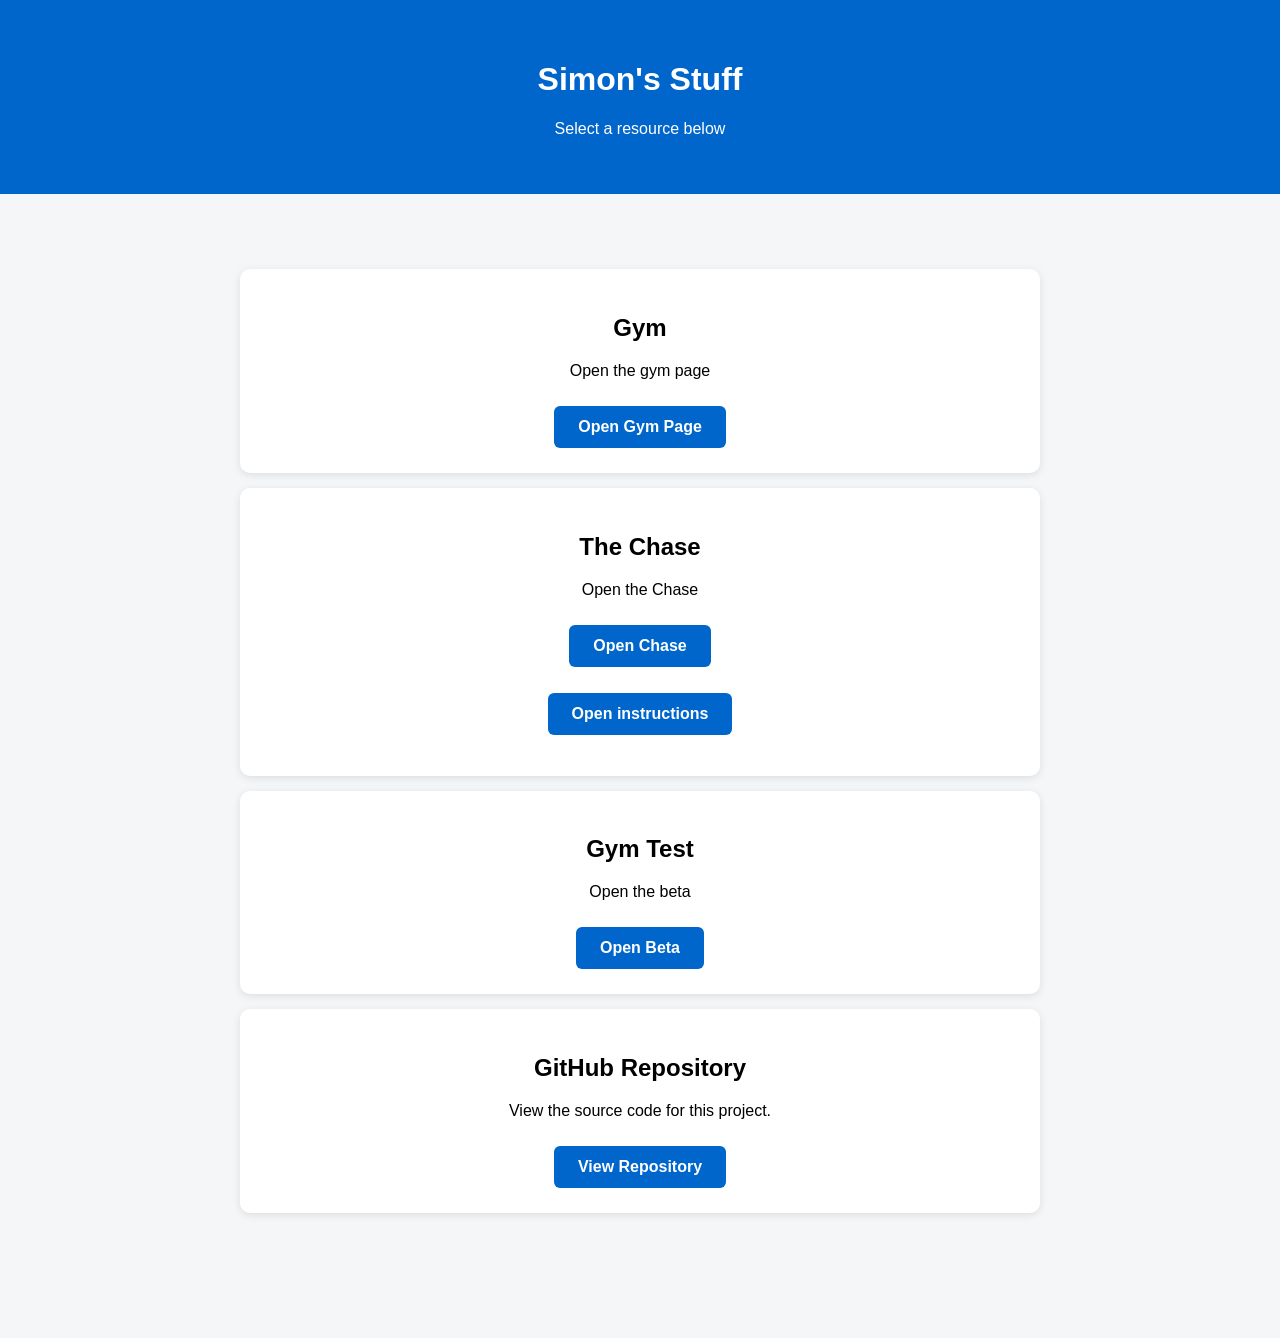
<file: index.html>
<!DOCTYPE html>
<html lang="en">
<head>
    <meta charset="UTF-8">
    <meta name="viewport" content="width=device-width, initial-scale=1.0">
    <title>Simon's Stuff</title>

    <style>
        body {
            font-family: Arial, sans-serif;
            background: #f4f6f8;
            margin: 0;
            padding: 0;
            text-align: center;
        }

        header {
            background: #0066cc;
            color: white;
            padding: 40px 20px;
        }

        main {
            max-width: 800px;
            margin: 40px auto;
            padding: 20px;
        }

        .card {
            background: white;
            padding: 25px;
            margin: 15px 0;
            border-radius: 10px;
            box-shadow: 0 2px 8px rgba(0,0,0,0.1);
        }

        .button {
            display: inline-block;
            padding: 12px 24px;
            margin-top: 10px;
            background: #0066cc;
            color: white;
            text-decoration: none;
            border-radius: 6px;
            font-weight: bold;
        }

        .button:hover {
            background: #004d99;
        }

        footer {
            margin-top: 50px;
            padding: 20px;
            color: #666;
        }
    </style>
</head>
<body>

<header>
    <h1>Simon's Stuff</h1>
    <p>Select a resource below</p>
</header>

<main>

    <div class="card">
        <h2>Gym </h2>
        <p>Open the gym page</p>
        <a href="gym.html" class="button">Open Gym Page</a>
    </div>

    
    <div class="card">
        <h2>The Chase</h2>
        <p>Open the Chase</p>
        <p>
        <a href="chase.html" class="button">Open Chase</a>
        </p>
        <p>
                    <a href="chasereadme.html" class="button">Open instructions</a>

        </p>
    </div>

    <div class="card">
        <h2>Gym Test</h2>
        <p>Open the beta</p>
        <a href="betaindex.html" class="button">Open Beta</a>
    </div>

    <div class="card">
        <h2>GitHub Repository</h2>
        <p>View the source code for this project.</p>
        <a href="https://github.com/d90gecko-spec/Sports"
           target="_blank"
           rel="noopener noreferrer"
           class="button">
           View Repository
        </a>
    </div>
<script>
 
        // Screen Wake Lock for Pixel 10a
        let wakeLock = null;

        async function requestWakeLock() {
            if ('wakeLock' in navigator) {
                try {
                    wakeLock = await navigator.wakeLock.request('screen');
                    wakeLock.addEventListener('release', () => {
                        wakeLock = null;
                    });
                } catch (err) {
                    console.error(`Wake Lock error: ${err.name}, ${err.message}`);
                }
            }
        }

        document.addEventListener('visibilitychange', async () => {
            if (wakeLock === null && document.visibilityState === 'visible') {
                await requestWakeLock();
            }
        });

        window.addEventListener('pointerdown', () => {
            if (!wakeLock) {
                requestWakeLock();
            }
        }, { once: true });
</script>
</main>

<footer>
    
</footer>

</body>
</html>
</file>
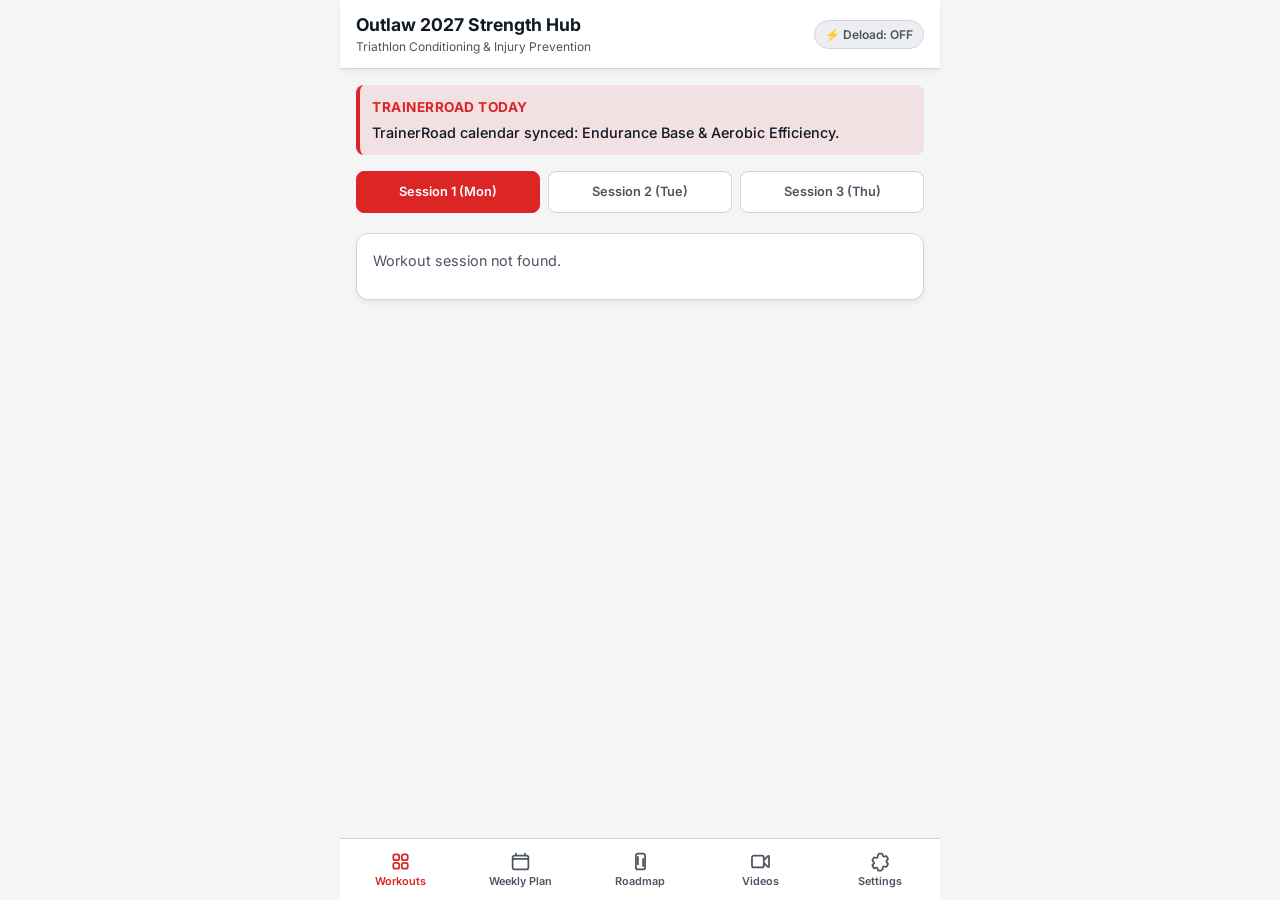
<file: 2gym.html>
<!DOCTYPE html>
<html lang="en">
<head>
    <meta charset="UTF-8">
    <meta name="viewport" content="width=device-width, initial-scale=1.0, maximum-scale=1.0, user-scalable=no">
    <title>Outlaw 2027 Triathlon Strength Hub</title>
    <!-- Web App Manifest & Home Screen Icons -->
    <link rel="manifest" href='data:application/manifest+json;charset=utf-8,%7B%22name%22%3A%22Outlaw+2027+Strength+Hub%22%2C%22short_name%22%3A%22OutlawStrength%22%2C%22start_url%22%3A%22.%22%2C%22display%22%3A%22standalone%22%2C%22background_color%22%3A%22%23f4f5f7%22%2C%22theme_color%22%3A%22%23dc2626%22%2C%22icons%22%3A%5B%7B%22src%22%3A%22data%3Aimage%2Fsvg%2Bxml%253Butf-8%2C%253Csvg%2520xmlns%253D%2522http%253A%252F%252Fwww.w3.org%252F2000%252Fsvg%2522%2520viewBox%253D%25220%25200%2520512%2520512%2522%253E%253Crect%2520width%253D%2522512%2522%2520height%253D%2522512%2522%2520rx%253D%2522112%2522%2520fill%253D%2522%2523dc2626%2522%252F%253E%253Ctext%2520x%253D%2522256%2522%2520y%253D%2522295%2522%2520font-family%253D%2522sans-serif%2522%2520font-weight%253D%2522800%2522%2520font-size%253D%2522150%2522%2520fill%253D%2522%2523ffffff%2522%2520text-anchor%253D%2522middle%2522%253EO27%253C%252Ftext%253E%253Ctext%2520x%253D%2522256%2522%2520y%253D%2522365%2522%2520font-family%253D%2522sans-serif%2522%2520font-weight%253D%2522700%2522%2520font-size%253D%252238%2522%2520fill%253D%2522%2523fca5a5%2522%2520text-anchor%253D%2522middle%2522%2520letter-spacing%253D%25224%2522%253ESTRENGTH%253C%252Ftext%253E%253C%252Fsvg%253E%22%2C%22sizes%22%3A%22512x512%22%2C%22type%22%3A%22image%2Fsvg%2Bxml%22%7D%5D%7D'>
    <link rel="icon" type="image/svg+xml" href='data:image/svg+xml;utf-8,<svg xmlns="http://www.w3.org/2000/svg" viewBox="0 0 512 512"><rect width="512" height="512" rx="112" fill="%23dc2626"/><text x="256" y="295" font-family="sans-serif" font-weight="800" font-size="150" fill="%23ffffff" text-anchor="middle">O27</text></svg>'>
    <link rel="apple-touch-icon" href='data:image/svg+xml;utf-8,<svg xmlns="http://www.w3.org/2000/svg" viewBox="0 0 512 512"><rect width="512" height="512" rx="112" fill="%23dc2626"/><text x="256" y="295" font-family="sans-serif" font-weight="800" font-size="150" fill="%23ffffff" text-anchor="middle">O27</text></svg>'>
    <meta name="theme-color" content="#dc2626">
    <link href="https://fonts.googleapis.com/css2?family=Inter:wght@400;500;600;700;800&display=swap" rel="stylesheet">
    <style>
        :root {
            --bg-primary: #f4f5f7;
            --surface: #ffffff;
            --surface-alt: #eceef2;
            --text-main: #111827;
            --text-muted: #4b5563;
            --border: #d1d5db;
            --primary: #dc2626;
            --primary-hover: #b91c1c;
            --primary-light: rgba(220, 38, 38, 0.1);
            --accent-amber: #d97706;
            --accent-amber-light: rgba(217, 119, 6, 0.1);
            --success: #16a34a;
            --success-light: rgba(22, 163, 74, 0.1);
            --radius: 12px;
            --shadow: 0 4px 6px -1px rgba(0, 0, 0, 0.05), 0 2px 4px -1px rgba(0, 0, 0, 0.03);
        }

        [data-theme="dark"] {
            --bg-primary: #0f172a;
            --surface: #1e293b;
            --surface-alt: #334155;
            --text-main: #f8fafc;
            --text-muted: #94a3b8;
            --border: #475569;
            --primary: #ef4444;
            --primary-hover: #dc2626;
            --primary-light: rgba(239, 68, 68, 0.15);
            --accent-amber: #f59e0b;
            --accent-amber-light: rgba(245, 158, 11, 0.15);
            --success: #22c55e;
            --success-light: rgba(34, 197, 94, 0.15);
            --shadow: 0 4px 6px -1px rgba(0, 0, 0, 0.3);
        }

        * {
            box-sizing: border-box;
            margin: 0;
            padding: 0;
            font-family: 'Inter', sans-serif;
            -webkit-tap-highlight-color: transparent;
        }

        body {
            background-color: var(--bg-primary);
            color: var(--text-main);
            line-height: 1.5;
            padding-bottom: 90px;
            max-width: 600px;
            margin: 0 auto;
            position: relative;
            min-height: 100vh;
        }

        header {
            position: sticky;
            top: 0;
            background: var(--surface);
            border-bottom: 1px solid var(--border);
            padding: 12px 16px;
            display: flex;
            justify-content: space-between;
            align-items: center;
            z-index: 100;
            box-shadow: var(--shadow);
        }

        .header-title h1 {
            font-size: 1.1rem;
            font-weight: 700;
            color: var(--text-main);
        }

        .header-title p {
            font-size: 0.75rem;
            color: var(--text-muted);
        }

        .header-controls {
            display: flex;
            align-items: center;
            gap: 8px;
        }

        .deload-pill {
            background: var(--surface-alt);
            border: 1px solid var(--border);
            padding: 6px 10px;
            border-radius: 20px;
            font-size: 0.75rem;
            font-weight: 600;
            cursor: pointer;
            display: flex;
            align-items: center;
            gap: 4px;
            color: var(--text-muted);
            transition: all 0.2s;
        }

        .deload-pill.active {
            background: var(--accent-amber-light);
            border-color: var(--accent-amber);
            color: var(--accent-amber);
        }

        main {
            padding: 16px;
        }

        .tab-content {
            display: none;
        }

        .tab-content.active {
            display: block;
        }

        .card {
            background: var(--surface);
            border: 1px solid var(--border);
            border-radius: var(--radius);
            padding: 16px;
            margin-bottom: 16px;
            box-shadow: var(--shadow);
        }

        .card h2 {
            font-size: 1.1rem;
            font-weight: 700;
            margin-bottom: 8px;
            color: var(--text-main);
        }

        .card p {
            font-size: 0.9rem;
            color: var(--text-muted);
            margin-bottom: 12px;
        }

        .tr-banner {
            background: var(--primary-light);
            border-left: 4px solid var(--primary);
            padding: 12px;
            border-radius: 8px;
            margin-bottom: 16px;
        }
        .tr-banner h3 {
            font-size: 0.85rem;
            font-weight: 700;
            color: var(--primary);
            text-transform: uppercase;
            letter-spacing: 0.5px;
            margin-bottom: 4px;
        }
        .tr-banner p {
            font-size: 0.9rem;
            color: var(--text-main);
            margin: 0;
            font-weight: 500;
        }

        .deload-banner {
            background: var(--accent-amber-light);
            border: 1px solid var(--accent-amber);
            border-left: 4px solid var(--accent-amber);
            padding: 12px;
            border-radius: 8px;
            margin-bottom: 16px;
            display: none;
        }
        .deload-banner.visible {
            display: block;
        }
        .deload-banner h3 {
            font-size: 0.85rem;
            font-weight: 700;
            color: var(--accent-amber);
            text-transform: uppercase;
            margin-bottom: 4px;
        }
        .deload-banner p {
            font-size: 0.85rem;
            color: var(--text-main);
            margin: 0;
        }

        .session-tabs {
            display: flex;
            gap: 8px;
            margin-bottom: 16px;
            overflow-x: auto;
            padding-bottom: 4px;
        }

        .session-tab {
            flex: 1;
            min-width: 100px;
            background: var(--surface);
            border: 1px solid var(--border);
            padding: 10px 12px;
            border-radius: 8px;
            font-size: 0.8rem;
            font-weight: 600;
            text-align: center;
            cursor: pointer;
            color: var(--text-muted);
            transition: all 0.2s;
        }

        .session-tab.active {
            background: var(--primary);
            color: white;
            border-color: var(--primary);
        }

        .exercise-item {
            background: var(--surface-alt);
            border: 1px solid var(--border);
            border-radius: 8px;
            padding: 12px;
            margin-bottom: 12px;
        }

        .exercise-header {
            display: flex;
            justify-content: space-between;
            align-items: flex-start;
            margin-bottom: 8px;
        }

        .exercise-name {
            font-weight: 700;
            font-size: 0.95rem;
            color: var(--text-main);
        }

        .exercise-meta {
            font-size: 0.75rem;
            color: var(--text-muted);
            background: var(--surface);
            padding: 2px 6px;
            border-radius: 4px;
            border: 1px solid var(--border);
        }

        .exercise-notes {
            font-size: 0.8rem;
            color: var(--text-muted);
            margin-bottom: 10px;
        }

        .sets-grid {
            display: flex;
            gap: 6px;
            flex-wrap: wrap;
        }

        .set-btn {
            flex: 1;
            min-width: 44px;
            height: 38px;
            background: var(--surface);
            border: 1px solid var(--border);
            border-radius: 6px;
            font-size: 0.8rem;
            font-weight: 600;
            cursor: pointer;
            color: var(--text-main);
            display: flex;
            flex-direction: column;
            align-items: center;
            justify-content: center;
            transition: all 0.15s;
        }

        .set-btn.completed {
            background: var(--success);
            color: white;
            border-color: var(--success);
        }

        .set-btn span {
            font-size: 0.65rem;
            opacity: 0.8;
        }

        .timer-bar {
            position: fixed;
            bottom: 70px;
            left: 16px;
            right: 16px;
            max-width: 568px;
            margin: 0 auto;
            background: var(--surface);
            border: 1px solid var(--border);
            border-radius: var(--radius);
            padding: 10px 16px;
            display: flex;
            justify-content: space-between;
            align-items: center;
            box-shadow: 0 10px 15px -3px rgba(0, 0, 0, 0.1);
            z-index: 99;
            transform: translateY(120%);
            transition: transform 0.3s cubic-bezier(0.16, 1, 0.3, 1);
        }

        .timer-bar.active {
            transform: translateY(0);
        }

        .timer-info {
            display: flex;
            align-items: center;
            gap: 12px;
        }

        .timer-display {
            font-size: 1.25rem;
            font-weight: 800;
            color: var(--primary);
            font-variant-numeric: tabular-nums;
        }

        .timer-label {
            font-size: 0.75rem;
            color: var(--text-muted);
            text-transform: uppercase;
            letter-spacing: 0.5px;
        }

        .timer-actions {
            display: flex;
            gap: 6px;
        }

        .btn {
            background: var(--primary);
            color: white;
            border: none;
            padding: 6px 12px;
            border-radius: 6px;
            font-size: 0.75rem;
            font-weight: 600;
            cursor: pointer;
            text-decoration: none;
            display: inline-flex;
            align-items: center;
            gap: 4px;
        }

        .btn-secondary {
            background: var(--surface-alt);
            color: var(--text-main);
            border: 1px solid var(--border);
        }

        .routine1-box {
            background: var(--surface);
            border: 2px dashed var(--primary);
            border-radius: var(--radius);
            padding: 16px;
            margin-top: 20px;
        }

        .routine1-box h3 {
            font-size: 0.95rem;
            font-weight: 700;
            color: var(--primary);
            margin-bottom: 4px;
            display: flex;
            align-items: center;
            justify-content: space-between;
        }

        .routine1-box p {
            font-size: 0.8rem;
            color: var(--text-muted);
            margin-bottom: 10px;
        }

        .checklist-item {
            display: flex;
            align-items: center;
            gap: 10px;
            padding: 8px 0;
            border-bottom: 1px solid var(--border);
            font-size: 0.85rem;
        }

        .checklist-item:last-child {
            border-bottom: none;
        }

        .checklist-item input[type="checkbox"] {
            width: 18px;
            height: 18px;
            accent-color: var(--primary);
            cursor: pointer;
        }

        .checklist-item.done span {
            text-decoration: line-through;
            opacity: 0.6;
        }

        .routine-modal {
            position: fixed;
            top: 0;
            left: 0;
            right: 0;
            bottom: 0;
            background: rgba(0, 0, 0, 0.7);
            z-index: 200;
            display: flex;
            align-items: center;
            justify-content: center;
            padding: 16px;
            display: none;
        }

        .routine-modal.active {
            display: flex;
        }

        .routine-modal-card {
            background: var(--surface);
            width: 100%;
            max-width: 420px;
            border-radius: var(--radius);
            padding: 24px;
            text-align: center;
            box-shadow: 0 20px 25px -5px rgba(0, 0, 0, 0.3);
            position: relative;
        }

        .routine-timer-display {
            font-size: 3rem;
            font-weight: 800;
            color: var(--primary);
            margin: 16px 0;
            font-variant-numeric: tabular-nums;
        }

        .routine-current-name {
            font-size: 1.2rem;
            font-weight: 700;
            margin-bottom: 4px;
        }

        .routine-status-badge {
            display: inline-block;
            background: var(--primary-light);
            color: var(--primary);
            padding: 4px 10px;
            border-radius: 20px;
            font-size: 0.75rem;
            font-weight: 700;
            text-transform: uppercase;
            margin-bottom: 16px;
        }

        .routine-next-preview {
            font-size: 0.85rem;
            color: var(--text-muted);
            margin-bottom: 20px;
            background: var(--surface-alt);
            padding: 8px;
            border-radius: 6px;
        }

        .routine-modal-controls {
            display: flex;
            gap: 8px;
            justify-content: center;
        }

        nav.bottom-nav {
            position: fixed;
            bottom: 0;
            left: 0;
            right: 0;
            background: var(--surface);
            border-top: 1px solid var(--border);
            display: flex;
            justify-content: space-around;
            padding: 8px 0;
            z-index: 101;
            max-width: 600px;
            margin: 0 auto;
        }

        .nav-item {
            flex: 1;
            display: flex;
            flex-direction: column;
            align-items: center;
            background: none;
            border: none;
            color: var(--text-muted);
            font-size: 0.68rem;
            font-weight: 600;
            cursor: pointer;
            padding: 4px 0;
            gap: 2px;
            transition: color 0.2s;
        }

        .nav-item svg {
            width: 21px;
            height: 21px;
            stroke: currentColor;
            stroke-width: 2;
            fill: none;
        }

        .nav-item.active {
            color: var(--primary);
        }

        .plan-day {
            background: var(--surface);
            border: 1px solid var(--border);
            border-radius: 8px;
            padding: 12px;
            margin-bottom: 10px;
        }

        .plan-day-header {
            display: flex;
            justify-content: space-between;
            font-weight: 700;
            font-size: 0.9rem;
            margin-bottom: 4px;
        }

        .plan-day-content {
            font-size: 0.85rem;
            color: var(--text-muted);
        }

        .roadmap-month {
            background: var(--surface);
            border: 1px solid var(--border);
            border-radius: 8px;
            padding: 14px;
            margin-bottom: 12px;
        }

        .roadmap-month h3 {
            font-size: 0.95rem;
            color: var(--primary);
            margin-bottom: 6px;
        }

        .folder-details {
            border: 1px solid var(--border);
            border-radius: 8px;
            margin-bottom: 10px;
            background: var(--surface);
            overflow: hidden;
        }

        .folder-summary {
            padding: 12px;
            font-weight: 700;
            font-size: 0.9rem;
            cursor: pointer;
            display: flex;
            justify-content: space-between;
            align-items: center;
            background: var(--surface-alt);
            list-style: none;
        }

        .folder-summary::-webkit-details-marker {
            display: none;
        }

        .folder-summary-left {
            display: flex;
            align-items: center;
            gap: 8px;
        }

        .folder-progress-badge {
            font-size: 0.72rem;
            background: var(--primary-light);
            color: var(--primary);
            padding: 2px 8px;
            border-radius: 12px;
            font-weight: 700;
        }

        .folder-body {
            padding: 10px 12px;
            border-top: 1px solid var(--border);
        }

        .subfolder-details {
            border: 1px solid var(--border);
            border-radius: 6px;
            margin-bottom: 8px;
            background: var(--bg-primary);
        }

        .subfolder-summary {
            padding: 8px 10px;
            font-weight: 600;
            font-size: 0.85rem;
            cursor: pointer;
            display: flex;
            justify-content: space-between;
            align-items: center;
            list-style: none;
        }

        .subfolder-summary::-webkit-details-marker {
            display: none;
        }

        .video-list {
            padding: 6px 10px 10px 10px;
            border-top: 1px solid var(--border);
            display: flex;
            flex-direction: column;
            gap: 6px;
            background: var(--surface);
        }

        .video-row {
            display: flex;
            align-items: center;
            justify-content: space-between;
            padding: 8px 10px;
            background: var(--surface-alt);
            border-radius: 6px;
            border: 1px solid transparent;
            transition: border-color 0.15s;
        }

        .video-row.completed {
            background: var(--success-light);
            border-color: var(--success);
        }

        .video-row.completed .video-title-text {
            text-decoration: line-through;
            opacity: 0.7;
        }

        .video-row-left {
            display: flex;
            align-items: center;
            gap: 8px;
            flex: 1;
            cursor: pointer;
        }

        .video-row-left input[type="checkbox"] {
            width: 16px;
            height: 16px;
            accent-color: var(--success);
            cursor: pointer;
        }

        .video-title-text {
            font-size: 0.82rem;
            font-weight: 500;
            color: var(--text-main);
        }

        .video-link-badge {
            font-size: 0.7rem;
            font-weight: 700;
            color: var(--primary);
            background: var(--primary-light);
            padding: 3px 8px;
            border-radius: 4px;
            text-decoration: none;
            white-space: nowrap;
        }

        .folder-open-link {
            font-size: 0.75rem;
            color: var(--primary);
            text-decoration: none;
            font-weight: 600;
        }

        .form-group {
            margin-bottom: 14px;
        }

        .form-group label {
            display: block;
            font-size: 0.85rem;
            font-weight: 600;
            margin-bottom: 4px;
        }

        .form-group select, .form-group input {
            width: 100%;
            padding: 10px;
            background: var(--surface-alt);
            border: 1px solid var(--border);
            border-radius: 6px;
            color: var(--text-main);
            font-size: 0.9rem;
        }
    </style>
</head>
<body>

    <header>
        <div class="header-title">
            <h1>Outlaw 2027 Strength Hub</h1>
            <p>Triathlon Conditioning & Injury Prevention</p>
        </div>
        <div class="header-controls">
            <button class="deload-pill" id="deloadPill" onclick="toggleDeload()">
                <span>⚡ Deload: OFF</span>
            </button>
        </div>
    </header>

    <main>
        <!-- TAB 1: WORKOUTS -->
        <div id="tab-workouts" class="tab-content active">
            <div class="tr-banner" id="trBanner">
                <h3>TrainerRoad Today</h3>
                <p id="trTodayText">Loading calendar sync...</p>
            </div>

            <div class="deload-banner" id="deloadBanner">
                <h3>Recovery Week Active</h3>
                <p>Heavy gym lifting is paused this week. Focus on easy mobility, sleep, and absorption of endurance volume. Routine 1 can be done at 50% effort.</p>
            </div>

            <div class="session-tabs">
                <div class="session-tab active" onclick="switchSession(1)" id="stab-1">Session 1 (Mon)</div>
                <div class="session-tab" onclick="switchSession(2)" id="stab-2">Session 2 (Tue)</div>
                <div class="session-tab" onclick="switchSession(3)" id="stab-3">Session 3 (Thu)</div>
            </div>

            <div id="workoutContainer">
                <div class="card"><p>Loading workouts configuration...</p></div>
            </div>
        </div>

        <!-- TAB 2: WEEKLY PLAN -->
        <div id="tab-weekly" class="tab-content">
            <div class="card">
                <h2>Weekly Structure</h2>
                <p>Optimized for 3 deadlift-free strength sessions integrated with your TrainerRoad bike/run plan.</p>
                <div id="weeklyPlanContainer"></div>
            </div>
        </div>

        <!-- TAB 3: ROADMAP -->
        <div id="tab-roadmap" class="tab-content">
            <div class="card">
                <h2>8-Month Periodization Roadmap</h2>
                <p>Progression leading up to Outlaw Triathlon July 2027.</p>
                
                <div class="roadmap-month">
                    <h3>Winter Base (Nov - Jan)</h3>
                    <p>Build unilateral stability, posterior chain resilience, and upper back posture. 3 strength sessions/week.</p>
                </div>
                <div class="roadmap-month">
                    <h3>Spring Build (Feb - Apr)</h3>
                    <p>Transition to 2 strength sessions/week. Focus on force transfer and knee/ankle durability for long runs.</p>
                </div>
                <div class="roadmap-month">
                    <h3>Specialty & Peak (May - Jun)</h3>
                    <p>Maintenance mode (1-2 short sessions/week). Prioritize race-pace specificity, taper freshness, and recovery.</p>
                </div>
                <div class="roadmap-month">
                    <h3>Race Month (July 2027)</h3>
                    <p>Outlaw Race execution. Zero heavy lifting in race week; mobility & activation only.</p>
                </div>
            </div>
        </div>

        <!-- TAB 4: VIDEOS -->
        <div id="tab-videos" class="tab-content">
            <div class="card">
                <div style="display:flex; justify-content:space-between; align-items:center; margin-bottom:8px;">
                    <h2 style="margin:0;">Training Video Library</h2>
                    <a href="https://drive.google.com/drive/folders/1xgV_yxiyzNLju992_SZKCOxVmvLFisMX?usp=drive_link" target="_blank" rel="noopener" class="btn">Open Root Folder ↗</a>
                </div>
                <p>Track your watched videos with persistent local storage. Click any video to mark it done.</p>
                <div id="videoHierarchyContainer">
                    <p>Loading video library structure...</p>
                </div>
            </div>
        </div>

        <!-- TAB 5: SETTINGS -->
        <div id="tab-settings" class="tab-content">
            <div class="card">
                <h2>Gym Strength Days</h2>
                <p>Configure which days of the week you perform your 3 strength sessions.</p>
                
                <div class="form-group">
                    <label for="gymDay1">Session 1 Day</label>
                    <select id="gymDay1" onchange="saveGymDays()">
                        <option value="Monday">Monday</option>
                        <option value="Tuesday">Tuesday</option>
                        <option value="Wednesday">Wednesday</option>
                        <option value="Thursday">Thursday</option>
                        <option value="Friday">Friday</option>
                        <option value="Saturday">Saturday</option>
                        <option value="Sunday">Sunday</option>
                    </select>
                </div>

                <div class="form-group">
                    <label for="gymDay2">Session 2 Day</label>
                    <select id="gymDay2" onchange="saveGymDays()">
                        <option value="Monday">Monday</option>
                        <option value="Tuesday">Tuesday</option>
                        <option value="Wednesday">Wednesday</option>
                        <option value="Thursday">Thursday</option>
                        <option value="Friday">Friday</option>
                        <option value="Saturday">Saturday</option>
                        <option value="Sunday">Sunday</option>
                    </select>
                </div>

                <div class="form-group">
                    <label for="gymDay3">Session 3 Day</label>
                    <select id="gymDay3" onchange="saveGymDays()">
                        <option value="Monday">Monday</option>
                        <option value="Tuesday">Tuesday</option>
                        <option value="Wednesday">Wednesday</option>
                        <option value="Thursday">Thursday</option>
                        <option value="Friday">Friday</option>
                        <option value="Saturday">Saturday</option>
                        <option value="Sunday">Sunday</option>
                    </select>
                </div>
            </div>

            <div class="card">
                <h2>Data & Sync</h2>
                <p>Manage app cache, rest timer settings, and TrainerRoad ICS integration.</p>
                <div class="form-group">
                    <label for="icsUrl">TrainerRoad ICS URL / Calendar Feed</label>
                    <input type="text" id="icsUrl" placeholder="https://app.trainerroad.com/calendar/..." onchange="saveICSUrl()">
                </div>
                <button class="btn" onclick="syncCalendar()">Sync Now</button>
                <button class="btn btn-secondary" onclick="resetAppData()" style="margin-left: 8px;">Reset Progress</button>
            </div>
        </div>
    </main>

    <!-- Rest Timer Floating Bar -->
    <div class="timer-bar" id="timerBar">
        <div class="timer-info">
            <div>
                <div class="timer-label" id="timerLabel">Rest Timer</div>
                <div class="timer-display" id="timerDisplay">01:30</div>
            </div>
        </div>
        <div class="timer-actions">
            <button class="btn btn-secondary" onclick="adjustTimer(-15)">-15s</button>
            <button class="btn" onclick="adjustTimer(15)">+15s</button>
            <button class="btn btn-secondary" onclick="stopTimer()">Stop</button>
        </div>
    </div>

    <!-- Routine 1 Interactive Timer Modal -->
    <div class="routine-modal" id="routineModal">
        <div class="routine-modal-card">
            <div class="routine-status-badge" id="routineStatusBadge">Working Set</div>
            <div class="routine-current-name" id="routineCurrentName">Front plank</div>
            <div class="routine-timer-display" id="routineTimerDisplay">01:00</div>
            <div class="routine-next-preview" id="routineNextPreview">Next: Side plank (Left)</div>
            <div class="routine-modal-controls">
                <button class="btn btn-secondary" onclick="pauseRoutineTimer()" id="routinePauseBtn">Pause</button>
                <button class="btn" onclick="skipRoutineStep()">Skip</button>
                <button class="btn btn-secondary" onclick="closeRoutineModal()">Exit</button>
            </div>
        </div>
    </div>

    <!-- Bottom Navigation -->
    <nav class="bottom-nav">
        <button class="nav-item active" onclick="switchTab('workouts', this)">
            <svg viewBox="0 0 24 24"><path stroke-linecap="round" stroke-linejoin="round" d="M3.75 6A2.25 2.25 0 016 3.75h2.25A2.25 2.25 0 0110.5 6v2.25a2.25 2.25 0 01-2.25 2.25H6a2.25 2.25 0 01-2.25-2.25V6zM3.75 15.75A2.25 2.25 0 016 13.5h2.25a2.25 2.25 0 012.25 2.25V18a2.25 2.25 0 01-2.25 2.25H6A2.25 2.25 0 013.75 18v-2.25zM13.5 6a2.25 2.25 0 012.25-2.25H18A2.25 2.25 0 0120.25 6v2.25A2.25 2.25 0 0118 10.5h-2.25a2.25 2.25 0 01-2.25-2.25V6zM13.5 15.75a2.25 2.25 0 012.25-2.25H18a2.25 2.25 0 012.25 2.25V18A2.25 2.25 0 0118 20.25h-2.25A2.25 2.25 0 0113.5 18v-2.25z"/></svg>
            Workouts
        </button>
        <button class="nav-item" onclick="switchTab('weekly', this)">
            <svg viewBox="0 0 24 24"><path stroke-linecap="round" stroke-linejoin="round" d="M6.75 3v2.25M17.25 3v2.25M3 18.75V7.5a2.25 2.25 0 012.25-2.25h13.5A2.25 2.25 0 0121 7.5v11.25m-18 0A2.25 2.25 0 005.25 21h13.5A2.25 2.25 0 0021 18.75m-18 0v-7.5A2.25 2.25 0 015.25 9h13.5A2.25 2.25 0 0121 11.25v7.5"/></svg>
            Weekly Plan
        </button>
        <button class="nav-item" onclick="switchTab('roadmap', this)">
            <svg viewBox="0 0 24 24"><path stroke-linecap="round" stroke-linejoin="round" d="M9 6.75V15m6-6v8.25m.5 3.75H9a2.25 2.25 0 01-2.25-2.25V5.25A2.25 2.25 0 019 3h6a2.25 2.25 0 012.25 2.25v13.5A2.25 2.25 0 0115 21z"/></svg>
            Roadmap
        </button>
        <button class="nav-item" onclick="switchTab('videos', this)">
            <svg viewBox="0 0 24 24"><path stroke-linecap="round" stroke-linejoin="round" d="M15.75 10.5l4.72-4.72a.75.75 0 011.28.53v11.38a.75.75 0 01-1.28.53l-4.72-4.72M4.5 18.75h9a2.25 2.25 0 002.25-2.25v-9a2.25 2.25 0 00-2.25-2.25h-9A2.25 2.25 0 002.25 7.5v9a2.25 2.25 0 002.25 2.25z"/></svg>
            Videos
        </button>
        <button class="nav-item" onclick="switchTab('settings', this)">
            <svg viewBox="0 0 24 24"><path stroke-linecap="round" stroke-linejoin="round" d="M9.594 3.94c.09-.542.56-.94 1.11-.94h2.593c.55 0 1.02.398 1.11.94l.213 1.281c.063.374.313.686.645.87.074.04.147.083.22.127.324.196.72.257 1.075.124l1.217-.456a1.125 1.125 0 011.37.49l1.296 2.247a1.125 1.125 0 01-.26 1.431l-1.003.827c-.293.241-.438.613-.43.992a6.932 6.932 0 010 .255c-.008.378.137.75.43.991l1.004.827c.424.35.534.955.26 1.43l-1.298 2.247a1.125 1.125 0 01-1.369.491l-1.217-.456c-.355-.133-.75-.072-1.076.124a6.57 6.57 0 01-.22.128c-.331.183-.581.495-.644.869l-.213 1.28-.09.543-.56.941-1.11.941h-2.594c-.55 0-1.02-.398-1.11-.94l-.213-1.281c-.062-.374-.312-.686-.644-.87a6.52 6.52 0 01-.22-.127c-.325-.196-.72-.257-1.076-.124l-1.217.456a1.125 1.125 0 01-1.369-.49l-1.297-2.247a1.125 1.125 0 01.26-1.431l1.004-.827c.292-.24.437-.613.43-.991a6.932 6.932 0 010-.255c.007-.38-.138-.751-.43-.992l-1.004-.827a1.125 1.125 0 01-.26-1.43l1.297-2.247a1.125 1.125 0 011.37-.491l1.216.456c.356.133.751.072 1.076-.124.072-.044.146-.087.22-.128.332-.183.582-.495.644-.869l.214-1.281z"/></svg>
            Settings
        </button>
    </nav>

    <!-- Include External Data JS Files -->
    <script src="workouts.js"></script>
    <script src="videoLibrary.js"></script>

    <script>
        // Global variables populated from external data files
        let workouts = {};
        let routine1DisplayItems = [];
        let videoLibrary = [];
        let gymDays = { 1: "Monday", 2: "Tuesday", 3: "Thursday" };
        let currentSession = 1;
        let isDeloadActive = false;

        // Routine 1 Interval Sequence
        const routine1Sequence = [
            { name: "Front plank", duration: 60, type: "work" },
            { name: "Side plank (Left)", duration: 45, type: "work" },
            { name: "Side plank (Right)", duration: 45, type: "work" },
            { name: "Glute bridge", duration: 60, type: "work" },
            { name: "Hurdles (Left)", duration: 60, type: "work" },
            { name: "Hurdles (Right)", duration: 60, type: "work" },
            { name: "Superman back lifts", duration: 60, type: "work" },
            { name: "Single-leg deadlifts (Left)", duration: 45, type: "work" },
            { name: "Single-leg deadlifts (Right)", duration: 45, type: "work" },
            { name: "V-sits: Running", duration: 20, type: "work" },
            { name: "V-sits: Flutter kick", duration: 20, type: "work" },
            { name: "V-sits: Scissor kick", duration: 20, type: "work" }
        ];

        // App initialization
        window.addEventListener('DOMContentLoaded', () => {
            loadState();

            // Load data from external JS variables safely
            if (typeof WORKOUT_DATA !== 'undefined') {
                workouts = WORKOUT_DATA.sessions;
                routine1DisplayItems = WORKOUT_DATA.routine1;
                if (WORKOUT_DATA.gymDays && !localStorage.getItem('outlaw_gym_days')) {
                    gymDays = WORKOUT_DATA.gymDays;
                }
            } else {
                console.error("workouts.js not loaded properly.");
            }

            if (typeof VIDEO_LIBRARY_DATA !== 'undefined') {
                videoLibrary = VIDEO_LIBRARY_DATA;
            } else {
                console.error("videoLibrary.js not loaded properly.");
            }

            renderWorkout();
            renderWeeklyPlan();
            renderVideos();
            updateTRBanner();

            document.getElementById('gymDay1').value = gymDays[1];
            document.getElementById('gymDay2').value = gymDays[2];
            document.getElementById('gymDay3').value = gymDays[3];
        });

        function switchTab(tabId, btnElement) {
            document.querySelectorAll('.tab-content').forEach(el => el.classList.remove('active'));
            document.querySelectorAll('.nav-item').forEach(el => el.classList.remove('active'));
            document.getElementById(`tab-${tabId}`).classList.add('active');
            btnElement.classList.add('active');
        }

        function switchSession(sessionId) {
            currentSession = sessionId;
            document.querySelectorAll('.session-tab').forEach(el => el.classList.remove('active'));
            document.getElementById(`stab-${sessionId}`).classList.add('active');
            renderWorkout();
        }

        function toggleDeload() {
            isDeloadActive = !isDeloadActive;
            const pill = document.getElementById('deloadPill');
            const banner = document.getElementById('deloadBanner');
            if (isDeloadActive) {
                pill.classList.add('active');
                pill.innerHTML = `<span>⚡ Deload: ON</span>`;
                banner.classList.add('visible');
            } else {
                pill.classList.remove('active');
                pill.innerHTML = `<span>⚡ Deload: OFF</span>`;
                banner.classList.remove('visible');
            }
            saveState();
        }

        function renderWorkout() {
            const workout = workouts[currentSession];
            const container = document.getElementById('workoutContainer');
            if (!workout) {
                container.innerHTML = `<div class="card"><p>Workout session not found.</p></div>`;
                return;
            }
            
            document.getElementById('stab-1').innerText = `Session 1 (${gymDays[1].substring(0,3)})`;
            document.getElementById('stab-2').innerText = `Session 2 (${gymDays[2].substring(0,3)})`;
            document.getElementById('stab-3').innerText = `Session 3 (${gymDays[3].substring(0,3)})`;

            let html = `
                <div class="card">
                    <h2>${workout.title}</h2>
                    <p>Scheduled Day: <strong>${gymDays[currentSession]}</strong> ${isDeloadActive ? '• <span style="color:var(--accent-amber)">DELOAD ACTIVE</span>' : ''}</p>
            `;

            workout.exercises.forEach(ex => {
                html += `
                    <div class="exercise-item">
                        <div class="exercise-header">
                            <span class="exercise-name">${ex.name}</span>
                            <span class="exercise-meta">${ex.sets} sets × ${ex.reps}</span>
                        </div>
                        <div class="exercise-notes">${ex.note}</div>
                        <div class="sets-grid">
                `;
                for (let s = 1; s <= ex.sets; s++) {
                    const stateKey = `${ex.id}_set_${s}`;
                    const isCompleted = localStorage.getItem(stateKey) === 'true';
                    html += `
                        <button class="set-btn ${isCompleted ? 'completed' : ''}" onclick="toggleSet('${stateKey}', this)">
                            Set ${s}
                            <span>${isCompleted ? 'Done' : 'Rest'}</span>
                        </button>
                    `;
                }
                html += `</div></div>`;
            });

            html += `
                <div class="routine1-box">
                    <h3>
                        <span>Routine 1 (standard) - 10 min</span>
                        <button class="btn" onclick="startRoutineTimer()" style="padding: 4px 10px; font-size: 0.75rem;">▶ Start Routine Timer</button>
                    </h3>
                    <p>Mandatory finisher at the end of every workout session with 5s transitions.</p>
            `;

            routine1DisplayItems.forEach(item => {
                const r1Key = `s${currentSession}_${item.id}`;
                const isChecked = localStorage.getItem(r1Key) === 'true';
                html += `
                    <div class="checklist-item ${isChecked ? 'done' : ''}">
                        <input type="checkbox" id="${r1Key}" ${isChecked ? 'checked' : ''} onchange="toggleChecklist('${r1Key}', this)">
                        <label for="${r1Key}" style="cursor:pointer; flex:1;">${item.text}</label>
                    </div>
                `;
            });

            html += `</div></div>`;
            container.innerHTML = html;
        }

        function renderVideos() {
            const container = document.getElementById('videoHierarchyContainer');
            if (!videoLibrary || videoLibrary.length === 0) {
                container.innerHTML = `<p>No video library data found.</p>`;
                return;
            }
            let html = '';

            videoLibrary.forEach((program) => {
                let totalVids = 0;
                let doneVids = 0;

                program.subfolders.forEach(sub => {
                    if (sub.videos) {
                        sub.videos.forEach(vid => {
                            totalVids++;
                            if (localStorage.getItem(vid.id) === 'true') {
                                doneVids++;
                            }
                        });
                    }
                });

                const badgeText = totalVids > 0 ? `${doneVids}/${totalVids} watched` : `Drive folder`;

                html += `
                    <details class="folder-details">
                        <summary class="folder-summary">
                            <div class="folder-summary-left">
                                <span>📁</span>
                                <span>${program.name}</span>
                            </div>
                            <div style="display:flex; align-items:center; gap:8px;">
                                <span class="folder-progress-badge">${badgeText}</span>
                                <a href="${program.url}" target="_blank" rel="noopener" class="folder-open-link" onclick="event.stopPropagation()">Open ↗</a>
                            </div>
                        </summary>
                        <div class="folder-body">
                `;

                program.subfolders.forEach(sub => {
                    html += `
                        <details class="subfolder-details">
                            <summary class="subfolder-summary">
                                <div class="folder-summary-left">
                                    <span>📂</span>
                                    <span>${sub.name}</span>
                                </div>
                                <a href="${sub.url}" target="_blank" rel="noopener" class="folder-open-link" onclick="event.stopPropagation()">Folder ↗</a>
                            </summary>
                            <div class="video-list">
                    `;

                    if (sub.videos && sub.videos.length > 0) {
                        sub.videos.forEach(vid => {
                            const isDone = localStorage.getItem(vid.id) === 'true';
                            html += `
                                <div class="video-row ${isDone ? 'completed' : ''}" id="row_${vid.id}">
                                    <div class="video-row-left" onclick="toggleVideo('${vid.id}')">
                                        <input type="checkbox" id="chk_${vid.id}" ${isDone ? 'checked' : ''} onclick="event.stopPropagation(); toggleVideo('${vid.id}')">
                                        <span class="video-title-text">🎬 ${vid.title}</span>
                                    </div>
                                    <a href="${vid.url}" target="_blank" rel="noopener" class="video-link-badge">Watch ↗</a>
                                </div>
                            `;
                        });
                    } else {
                        html += `
                            <div class="video-row">
                                <span class="video-title-text" style="color:var(--text-muted);">Videos located in external subfolder</span>
                                <a href="${sub.url}" target="_blank" rel="noopener" class="video-link-badge">Drive ↗</a>
                            </div>
                        `;
                    }

                    html += `</div></details>`;
                });

                html += `</div></details>`;
            });

            container.innerHTML = html;
        }

        function toggleVideo(vidId) {
            const current = localStorage.getItem(vidId) === 'true';
            const next = !current;
            localStorage.setItem(vidId, next);
            renderVideos();
        }

        function toggleSet(key, btn) {
            const current = localStorage.getItem(key) === 'true';
            const next = !current;
            localStorage.setItem(key, next);
            if (next) {
                btn.classList.add('completed');
                btn.querySelector('span').innerText = 'Done';
                startRestTimer(90);
            } else {
                btn.classList.remove('completed');
                btn.querySelector('span').innerText = 'Rest';
            }
        }

        function toggleChecklist(key, checkbox) {
            localStorage.setItem(key, checkbox.checked);
            const parent = checkbox.closest('.checklist-item');
            if (checkbox.checked) {
                parent.classList.add('done');
            } else {
                parent.classList.remove('done');
            }
        }

        // Rest Timer Logic
        let timerInterval = null;
        let timeLeft = 0;

        function startRestTimer(seconds) {
            timeLeft = seconds;
            const bar = document.getElementById('timerBar');
            bar.classList.add('active');
            updateTimerDisplay();
            
            if (timerInterval) clearInterval(timerInterval);
            
            const endTime = Date.now() + seconds * 1000;
            timerInterval = setInterval(() => {
                timeLeft = Math.max(0, Math.ceil((endTime - Date.now()) / 1000));
                updateTimerDisplay();
                if (timeLeft <= 0) {
                    clearInterval(timerInterval);
                    bar.classList.remove('active');
                    playBeep();
                }
            }, 250);
        }

        function updateTimerDisplay() {
            const mins = Math.floor(timeLeft / 60).toString().padStart(2, '0');
            const secs = (timeLeft % 60).toString().padStart(2, '0');
            document.getElementById('timerDisplay').innerText = `${mins}:${secs}`;
        }

        function adjustTimer(amount) {
            timeLeft = Math.max(0, timeLeft + amount);
            updateTimerDisplay();
        }

        function stopTimer() {
            if (timerInterval) clearInterval(timerInterval);
            document.getElementById('timerBar').classList.remove('active');
        }

        // Routine 1 Interval Timer Logic
        let routineIndex = 0;
        let routineTimerInterval = null;
        let routineTimeLeft = 0;
        let routineState = 'work';
        let isRoutinePaused = false;

        function startRoutineTimer() {
            routineIndex = 0;
            routineState = 'work';
            isRoutinePaused = false;
            routineTimeLeft = routine1Sequence[routineIndex].duration;
            document.getElementById('routineModal').classList.add('active');
            runRoutineCountdown();
        }

        function runRoutineCountdown() {
            if (routineTimerInterval) clearInterval(routineTimerInterval);
            
            const endTime = Date.now() + routineTimeLeft * 1000;
            updateRoutineModalUI();

            routineTimerInterval = setInterval(() => {
                if (isRoutinePaused) return;
                routineTimeLeft = Math.max(0, Math.ceil((endTime - Date.now()) / 1000));
                updateRoutineModalUI();

                if (routineTimeLeft <= 0) {
                    clearInterval(routineTimerInterval);
                    playBeep();
                    advanceRoutineStep();
                }
            }, 250);
        }

        function advanceRoutineStep() {
            if (routineState === 'work') {
                if (routineIndex < routine1Sequence.length - 1) {
                    routineState = 'transition';
                    routineTimeLeft = 5;
                    runRoutineCountdown();
                } else {
                    document.getElementById('routineStatusBadge').innerText = "Complete!";
                    document.getElementById('routineCurrentName').innerText = "Routine 1 Finished 🎉";
                    document.getElementById('routineTimerDisplay').innerText = "00:00";
                    document.getElementById('routineNextPreview').innerText = "Great job!";
                }
            } else {
                routineIndex++;
                routineState = 'work';
                routineTimeLeft = routine1Sequence[routineIndex].duration;
                runRoutineCountdown();
            }
        }

        function updateRoutineModalUI() {
            const currentEx = routine1Sequence[routineIndex];
            const badge = document.getElementById('routineStatusBadge');
            const nameEl = document.getElementById('routineCurrentName');
            const display = document.getElementById('routineTimerDisplay');
            const preview = document.getElementById('routineNextPreview');

            const mins = Math.floor(routineTimeLeft / 60).toString().padStart(2, '0');
            const secs = (routineTimeLeft % 60).toString().padStart(2, '0');
            display.innerText = `${mins}:${secs}`;

            if (routineState === 'work') {
                badge.innerText = `Exercise ${routineIndex + 1} of ${routine1Sequence.length}`;
                nameEl.innerText = currentEx.name;
                
                if (routineIndex < routine1Sequence.length - 1) {
                    preview.innerText = `Next: Transition (5s) → ${routine1Sequence[routineIndex + 1].name}`;
                } else {
                    preview.innerText = `Final Exercise!`;
                }
            } else {
                badge.innerText = `Transition (Get Ready)`;
                nameEl.innerText = `Next: ${routine1Sequence[routineIndex + 1].name}`;
                preview.innerText = `Prepare for next movement`;
            }
        }

        function pauseRoutineTimer() {
            isRoutinePaused = !isRoutinePaused;
            const btn = document.getElementById('routinePauseBtn');
            if (isRoutinePaused) {
                btn.innerText = "Resume";
                btn.style.background = "var(--primary)";
                btn.style.color = "white";
            } else {
                btn.innerText = "Pause";
                btn.style.background = "";
                btn.style.color = "";
                const endTime = Date.now() + routineTimeLeft * 1000;
                if (routineTimerInterval) clearInterval(routineTimerInterval);
                routineTimerInterval = setInterval(() => {
                    if (isRoutinePaused) return;
                    routineTimeLeft = Math.max(0, Math.ceil((endTime - Date.now()) / 1000));
                    updateRoutineModalUI();
                    if (routineTimeLeft <= 0) {
                        clearInterval(routineTimerInterval);
                        playBeep();
                        advanceRoutineStep();
                    }
                }, 250);
            }
        }

        function skipRoutineStep() {
            if (routineTimerInterval) clearInterval(routineTimerInterval);
            advanceRoutineStep();
        }

        function closeRoutineModal() {
            if (routineTimerInterval) clearInterval(routineTimerInterval);
            document.getElementById('routineModal').classList.remove('active');
        }

        function playBeep() {
            try {
                const ctx = new (window.AudioContext || window.webkitAudioContext)();
                const osc = ctx.createOscillator();
                const gain = ctx.createGain();
                osc.type = 'sine';
                osc.frequency.value = 587.33;
                gain.gain.setValueAtTime(0.1, ctx.currentTime);
                osc.connect(gain);
                gain.connect(ctx.destination);
                osc.start();
                osc.stop(ctx.currentTime + 0.3);
            } catch (e) {
                console.log('Audio notification prevented', e);
            }
        }

        function renderWeeklyPlan() {
            const days = ["Monday", "Tuesday", "Wednesday", "Thursday", "Friday", "Saturday", "Sunday"];
            const container = document.getElementById('weeklyPlanContainer');
            let html = "";

            days.forEach(day => {
                let desc = "Endurance / Active Recovery";
                let badge = "";
                if (day === gymDays[1]) {
                    desc = "Session 1: Unilateral Stability & Posterior Chain + Routine 1";
                    badge = `<span style="background:var(--primary-light); color:var(--primary); padding:2px 6px; border-radius:4px; font-size:0.75rem; font-weight:700;">Strength 1</span>`;
                } else if (day === gymDays[2]) {
                    desc = "Session 2: Knee Resilience & Upper Thoracic + Routine 1";
                    badge = `<span style="background:var(--primary-light); color:var(--primary); padding:2px 6px; border-radius:4px; font-size:0.75rem; font-weight:700;">Strength 2</span>`;
                } else if (day === gymDays[3]) {
                    desc = "Session 3: Glute Activation & Rotational Control + Routine 1";
                    badge = `<span style="background:var(--primary-light); color:var(--primary); padding:2px 6px; border-radius:4px; font-size:0.75rem; font-weight:700;">Strength 3</span>`;
                } else if (day === "Wednesday" || day === "Saturday") {
                    desc = "TrainerRoad Bike / Long Brick Session";
                }

                html += `
                    <div class="plan-day">
                        <div class="plan-day-header">
                            <span>${day}</span>
                            ${badge}
                        </div>
                        <div class="plan-day-content">${desc}</div>
                    </div>
                `;
            });
            container.innerHTML = html;
        }

        function saveGymDays() {
            gymDays[1] = document.getElementById('gymDay1').value;
            gymDays[2] = document.getElementById('gymDay2').value;
            gymDays[3] = document.getElementById('gymDay3').value;
            saveState();
            renderWorkout();
            renderWeeklyPlan();
        }

        function saveICSUrl() {
            const url = document.getElementById('icsUrl').value;
            localStorage.setItem('outlaw_ics_url', url);
            syncCalendar();
        }

        function syncCalendar() {
            const textEl = document.getElementById('trTodayText');
            textEl.innerText = "TrainerRoad calendar synced: Endurance Base & Aerobic Efficiency.";
        }

        function updateTRBanner() {
            const savedUrl = localStorage.getItem('outlaw_ics_url');
            if (savedUrl) {
                document.getElementById('icsUrl').value = savedUrl;
            }
            syncCalendar();
        }

        function saveState() {
            localStorage.setItem('outlaw_deload', isDeloadActive);
            localStorage.setItem('outlaw_gym_days', JSON.stringify(gymDays));
        }

        function loadState() {
            const savedDeload = localStorage.getItem('outlaw_deload');
            if (savedDeload === 'true') {
                toggleDeload();
            }
            const savedDays = localStorage.getItem('outlaw_gym_days');
            if (savedDays) {
                gymDays = JSON.parse(savedDays);
            }
        }

        function resetAppData() {
            if (confirm("Reset all workout and video completion progress?")) {
                localStorage.clear();
                location.reload();
            }
        }

        // Screen Wake Lock for Pixel 10a
        let wakeLock = null;

        async function requestWakeLock() {
            if ('wakeLock' in navigator) {
                try {
                    wakeLock = await navigator.wakeLock.request('screen');
                    wakeLock.addEventListener('release', () => {
                        wakeLock = null;
                    });
                } catch (err) {
                    console.error(`Wake Lock error: ${err.name}, ${err.message}`);
                }
            }
        }

        document.addEventListener('visibilitychange', async () => {
            if (wakeLock === null && document.visibilityState === 'visible') {
                await requestWakeLock();
            }
        });

        window.addEventListener('pointerdown', () => {
            if (!wakeLock) {
                requestWakeLock();
            }
        }, { once: true });
    </script>
</body>
</html>
</file>
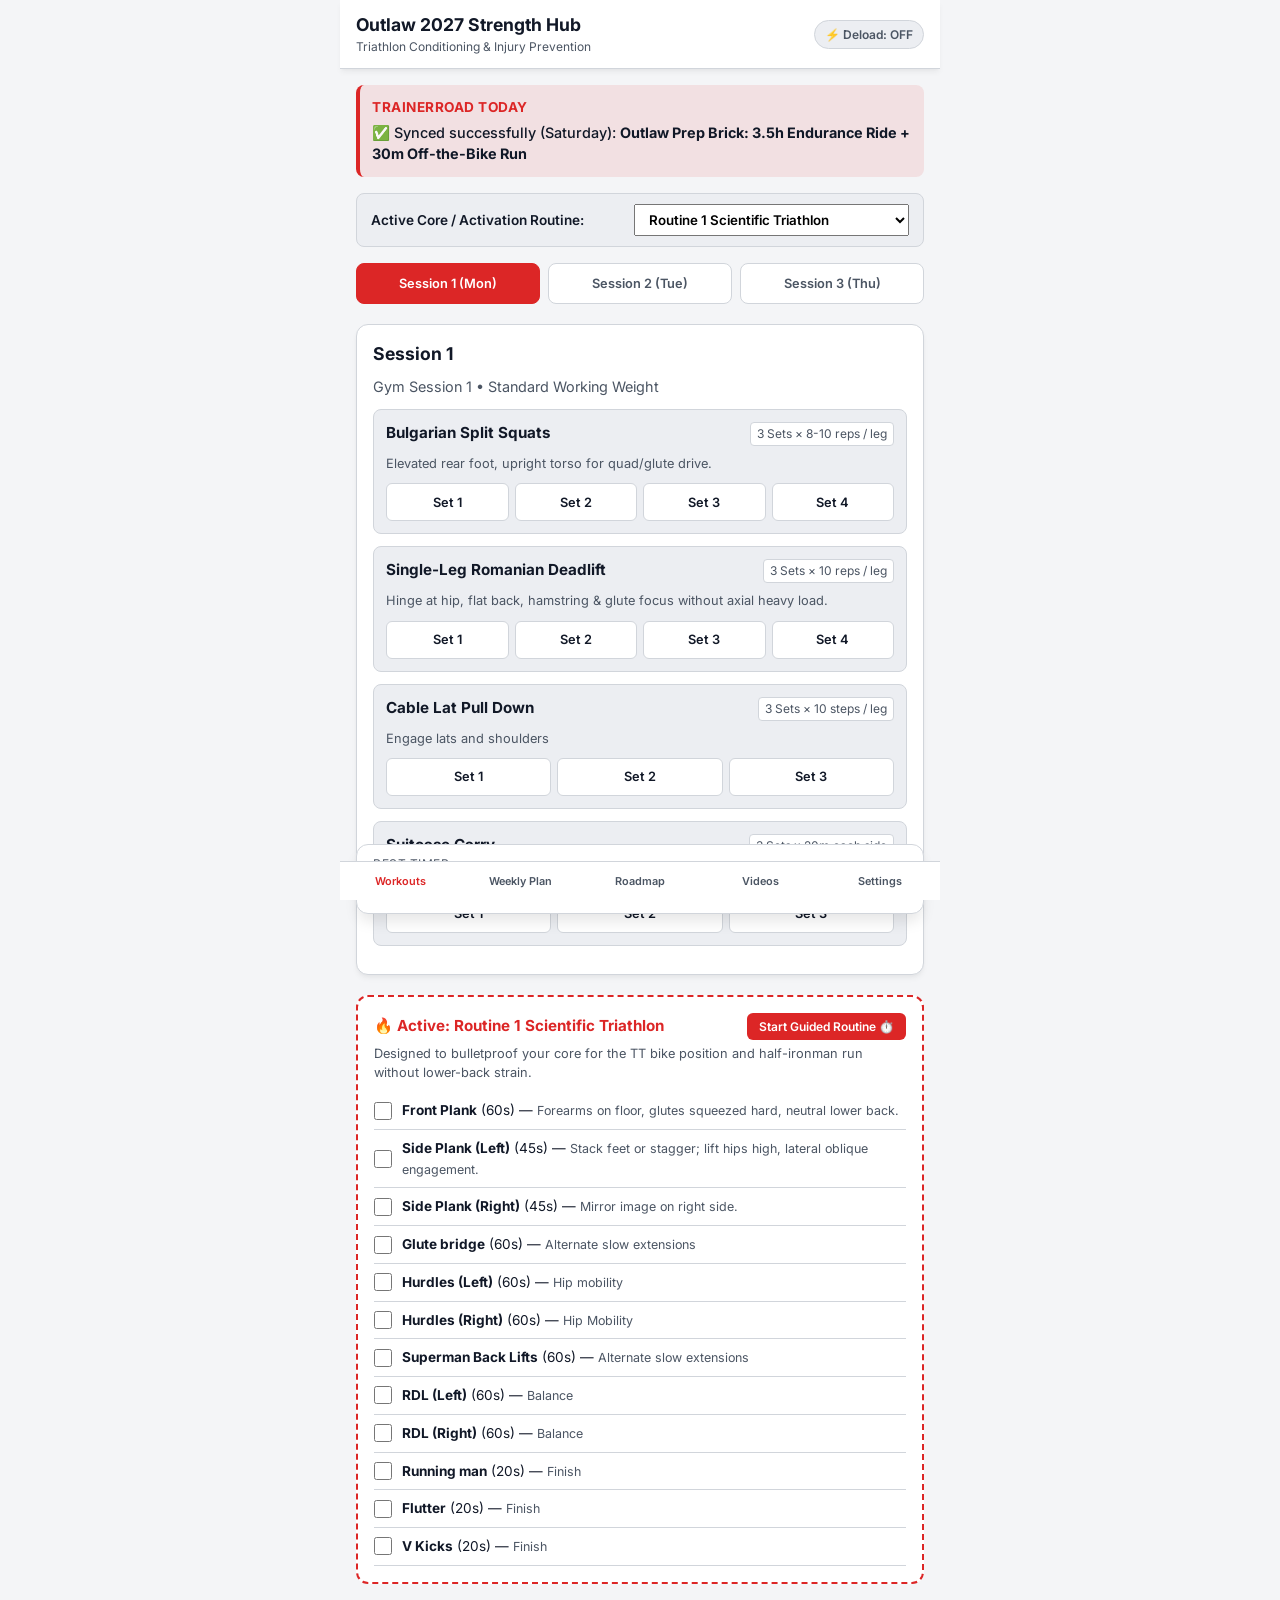
<file: betaindex.html>
<!DOCTYPE html>
<html lang="en">
<head>
    <meta charset="UTF-8">
    <meta name="viewport" content="width=device-width, initial-scale=1.0, maximum-scale=1.0, user-scalable=no">
    <title>Outlaw 2027 Triathlon Strength Hub</title>
    <link rel="stylesheet" href="styles.css">
    <link href="https://fonts.googleapis.com/css2?family=Inter:wght@400;500;600;700;800&display=swap" rel="stylesheet">
</head>
<body>

    <header>
        <div class="header-title">
            <h1>Outlaw 2027 Strength Hub</h1>
            <p>Triathlon Conditioning & Injury Prevention</p>
        </div>
        <div class="header-controls">
            <button class="deload-pill" id="deloadPill" onclick="toggleDeload()">
                <span>⚡ Deload: OFF</span>
            </button>
        </div>
    </header>

    <main>
        <!-- TAB 1: WORKOUTS -->
        <div id="tab-workouts" class="tab-content active">
            <div class="tr-banner" id="trBanner">
                <h3>TrainerRoad Today</h3>
                <p id="trTodayText">Offline / Simulated Sync Active</p>
            </div>

            <div class="deload-banner" id="deloadBanner">
                <h3>Recovery Week Active</h3>
                <p>Heavy gym lifting is paused this week. Focus on easy mobility, sleep, and absorption of endurance volume. Core routines can be done at 50% effort.</p>
            </div>

            <div class="toggle-container">
                <label for="coreRoutineSelect">Active Core / Activation Routine:</label>
                <select id="coreRoutineSelect" onchange="switchCoreRoutine(this.value)" style="width: auto; padding: 6px 10px; font-weight: 600;">
                    <option value="routine1">Routine 1 Scientific Triathlon</option>
                    <option value="routine2">Routine 2 (Dynamic Core & Rotation)</option>
                </select>
            </div>

            <div class="session-tabs">
                <div class="session-tab active" onclick="switchSession(1)" id="stab-1">Session 1 (Mon)</div>
                <div class="session-tab" onclick="switchSession(2)" id="stab-2">Session 2 (Tue)</div>
                <div class="session-tab" onclick="switchSession(3)" id="stab-3">Session 3 (Thu)</div>
            </div>

            <div id="workoutContainer">
                <div class="card"><p>Loading workouts configuration...</p></div>
            </div>
        </div>

        <!-- TAB 2: WEEKLY PLAN -->
        <div id="tab-weekly" class="tab-content">
            <div class="card">
                <h2>Weekly Structure</h2>
                <p>Optimized for 3 deadlift-free strength sessions integrated with your TrainerRoad bike/run plan.</p>
                <div id="weeklyPlanContainer"></div>
            </div>
        </div>

        <!-- TAB 3: ROADMAP -->
        <div id="tab-roadmap" class="tab-content">
            <div class="card">
                <h2>8-Month Periodization Roadmap</h2>
                <p>Progression leading up to Outlaw Triathlon July 2027.</p>
                <div class="roadmap-month">
                    <h3>Winter Base (Nov - Jan)</h3>
                    <p>Build unilateral stability, posterior chain resilience, and upper back posture. 3 strength sessions/week.</p>
                </div>
                <div class="roadmap-month">
                    <h3>Spring Build (Feb - Apr)</h3>
                    <p>Transition to 2 strength sessions/week. Focus on force transfer and knee/ankle durability for long runs.</p>
                </div>
                <div class="roadmap-month">
                    <h3>Specialty & Peak (May - Jun)</h3>
                    <p>Maintenance mode (1-2 short sessions/week). Prioritize race-pace specificity, taper freshness, and recovery.</p>
                </div>
                <div class="roadmap-month">
                    <h3>Race Month (July 2027)</h3>
                    <p>Outlaw Race execution. Zero heavy lifting in race week; mobility & activation only.</p>
                </div>
            </div>
        </div>

        <!-- TAB 4: VIDEOS -->
        <div id="tab-videos" class="tab-content">
            <div class="card">
                <div style="display:flex; justify-content:space-between; align-items:center; margin-bottom:8px;">
                    <h2 style="margin:0;">Training Video Library</h2>
                    <a href="https://drive.google.com/drive/folders/1xgV_yxiyzNLju992_SZKCOxVmvLFisMX?usp=drive_link" target="_blank" rel="noopener" class="btn">Open Root Folder ↗</a>
                </div>
                <p>Track your watched videos with persistent local storage. Click any video to mark it done.</p>
                <div id="videoHierarchyContainer">
                    <p>Loading video library structure...</p>
                </div>
            </div>
        </div>

        <!-- TAB 5: SETTINGS -->
        <div id="tab-settings" class="tab-content">
            <div class="card">
                <h2>Gym Strength Days</h2>
                <p>Configure which days of the week you perform your 3 strength sessions.</p>
                <div class="form-group">
                    <label for="gymDay1">Session 1 Day</label>
                    <select id="gymDay1" onchange="saveGymDays()">
                        <option value="Monday">Monday</option><option value="Tuesday">Tuesday</option><option value="Wednesday">Wednesday</option><option value="Thursday">Thursday</option><option value="Friday">Friday</option><option value="Saturday">Saturday</option><option value="Sunday">Sunday</option>
                    </select>
                </div>
                <div class="form-group">
                    <label for="gymDay2">Session 2 Day</label>
                    <select id="gymDay2" onchange="saveGymDays()">
                        <option value="Monday">Monday</option><option value="Tuesday">Tuesday</option><option value="Wednesday">Wednesday</option><option value="Thursday">Thursday</option><option value="Friday">Friday</option><option value="Saturday">Saturday</option><option value="Sunday">Sunday</option>
                    </select>
                </div>
                <div class="form-group">
                    <label for="gymDay3">Session 3 Day</label>
                    <select id="gymDay3" onchange="saveGymDays()">
                        <option value="Monday">Monday</option><option value="Tuesday">Tuesday</option><option value="Wednesday">Wednesday</option><option value="Thursday">Thursday</option><option value="Friday">Friday</option><option value="Saturday">Saturday</option><option value="Sunday">Sunday</option>
                    </select>
                </div>
            </div>
            <div class="card">
                <h2>Data & Sync</h2>
                <p>Manage app cache, rest timer settings, and offline fallback simulation.</p>
                <div class="form-group">
                    <label for="icsUrl">TrainerRoad ICS URL / Calendar Feed</label>
                    <input type="text" id="icsUrl" placeholder="https://app.trainerroad.com/calendar/..." onchange="saveICSUrl()">
                </div>
                <button class="btn" onclick="syncCalendar()">Sync Now (Simulated Fallback)</button>
                <button class="btn btn-secondary" onclick="resetAppData()" style="margin-left: 8px;">Reset Progress</button>
            </div>
        </div>
    </main>

    <!-- Rest Timer Floating Bar -->
    <div class="timer-bar" id="timerBar">
        <div class="timer-info">
            <div>
                <div class="timer-label" id="timerLabel">Rest Timer</div>
                <div class="timer-display" id="timerDisplay">01:30</div>
            </div>
        </div>
        <div class="timer-actions">
            <button class="btn btn-secondary" onclick="adjustTimer(-15)">-15s</button>
            <button class="btn" onclick="adjustTimer(15)">+15s</button>
            <button class="btn btn-secondary" onclick="stopTimer()">Stop</button>
        </div>
    </div>

    <!-- Interactive Core Routine Modal -->
    <div class="routine-modal" id="routineModal">
        <div class="routine-modal-card">
            <div class="routine-status-badge" id="routineStatusBadge">Working Set</div>
            <div class="routine-current-name" id="routineCurrentName">Front plank</div>
            <div class="routine-timer-display" id="routineTimerDisplay">01:00</div>
            <div class="routine-next-preview" id="routineNextPreview">Next: Side plank (Left)</div>
            <div class="routine-modal-controls">
                <button class="btn btn-secondary" onclick="pauseRoutineTimer()" id="routinePauseBtn">Pause</button>
                <button class="btn" onclick="skipRoutineStep()">Skip</button>
                <button class="btn btn-secondary" onclick="closeRoutineModal()">Exit</button>
            </div>
        </div>
    </div>

    <!-- Bottom Navigation -->
    <nav class="bottom-nav">
        <button class="nav-item active" onclick="switchTab('workouts', this)">Workouts</button>
        <button class="nav-item" onclick="switchTab('weekly', this)">Weekly Plan</button>
        <button class="nav-item" onclick="switchTab('roadmap', this)">Roadmap</button>
        <button class="nav-item" onclick="switchTab('videos', this)">Videos</button>
        <button class="nav-item" onclick="switchTab('settings', this)">Settings</button>
    </nav>

    <!-- Scripts: Load data files first, then app logic -->
    <script src="videoLibrary.js"></script>
    <script src="workouts.js"></script>
    <script src="app.js"></script>
</body>
</html>
</file>
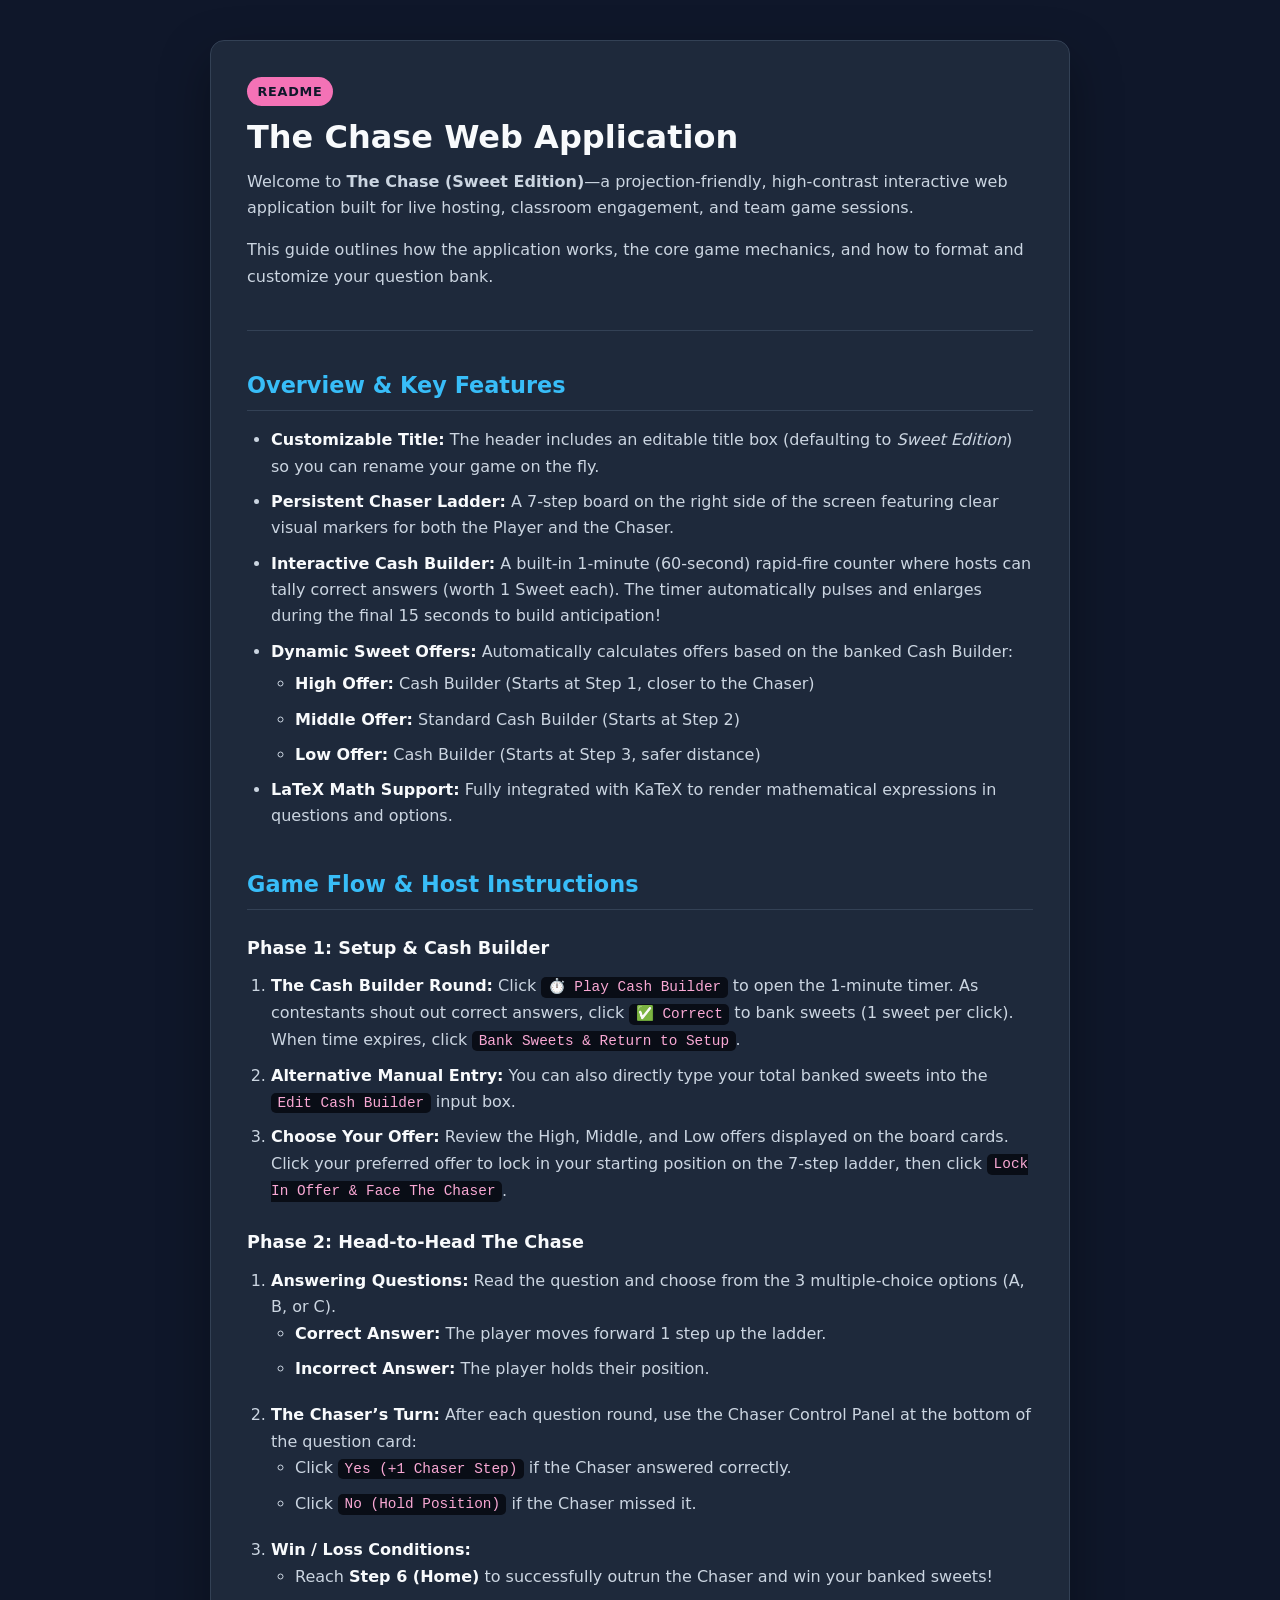
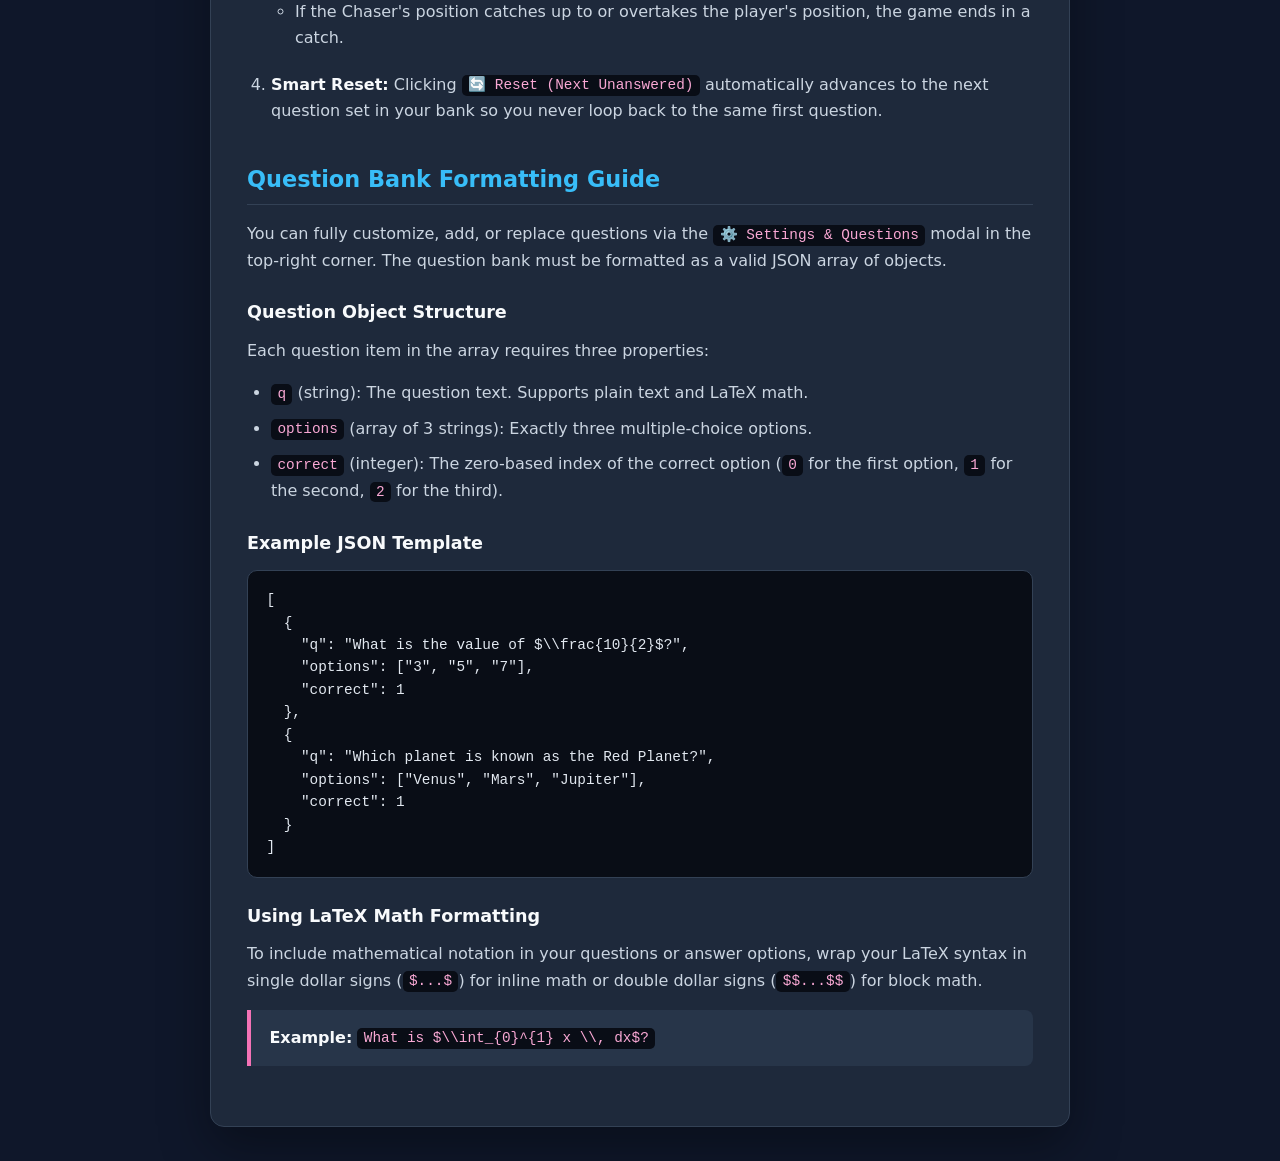
<file: chasereadme.html>
<!DOCTYPE html>
<html lang="en">
<head>
  <meta charset="UTF-8" />
  <meta name="viewport" content="width=device-width, initial-scale=1.0" />
  <title>The Chase Web Application: README</title>
  <style>
    :root {
      --bg: #0f172a;
      --surface: #1e293b;
      --surface-alt: #273549;
      --text: #f8fafc;
      --muted: #cbd5e1;
      --accent: #f472b6;
      --accent-2: #38bdf8;
      --border: #334155;
      --code-bg: #090d16;
    }

    * {
      box-sizing: border-box;
    }

    body {
      margin: 0;
      padding: 2.5rem 1.25rem;
      font-family: system-ui, -apple-system, BlinkMacSystemFont, "Segoe UI", Roboto, sans-serif;
      line-height: 1.65;
      background-color: var(--bg);
      color: var(--text);
    }

    .container {
      max-width: 860px;
      margin: 0 auto;
      background-color: var(--surface);
      border: 1px solid var(--border);
      border-radius: 14px;
      padding: 2.25rem;
      box-shadow: 0 20px 50px rgba(0, 0, 0, 0.35);
    }

    header {
      border-bottom: 1px solid var(--border);
      padding-bottom: 1.5rem;
      margin-bottom: 2rem;
    }

    .badge {
      display: inline-block;
      font-size: 0.8rem;
      font-weight: 700;
      letter-spacing: 0.06em;
      text-transform: uppercase;
      color: var(--bg);
      background-color: var(--accent);
      padding: 0.25rem 0.65rem;
      border-radius: 999px;
      margin-bottom: 0.75rem;
    }

    h1 {
      margin: 0 0 0.75rem;
      font-size: 2rem;
      line-height: 1.2;
    }

    h2 {
      margin: 2.25rem 0 1rem;
      font-size: 1.4rem;
      color: var(--accent-2);
      border-bottom: 1px solid var(--border);
      padding-bottom: 0.4rem;
    }

    h3 {
      margin: 1.5rem 0 0.65rem;
      font-size: 1.1rem;
      color: var(--text);
    }

    p {
      margin: 0 0 1rem;
      color: var(--muted);
    }

    ul, ol {
      margin: 0 0 1.25rem;
      padding-left: 1.5rem;
      color: var(--muted);
    }

    li {
      margin-bottom: 0.55rem;
    }

    li strong {
      color: var(--text);
    }

    ul ul {
      margin-top: 0.4rem;
      margin-bottom: 0.4rem;
    }

    code {
      font-family: ui-monospace, SFMono-Regular, Menlo, Monaco, Consolas, monospace;
      font-size: 0.9em;
      background-color: var(--code-bg);
      color: #f9a8d4;
      padding: 0.15rem 0.4rem;
      border-radius: 5px;
    }

    pre {
      margin: 0.75rem 0 1.5rem;
      padding: 1.15rem;
      background-color: var(--code-bg);
      border: 1px solid var(--border);
      border-radius: 10px;
      overflow-x: auto;
    }

    pre code {
      background: none;
      padding: 0;
      color: #e2e8f0;
      font-size: 0.9rem;
      line-height: 1.55;
    }

    .callout {
      background-color: var(--surface-alt);
      border-left: 4px solid var(--accent);
      padding: 0.9rem 1.15rem;
      border-radius: 0 8px 8px 0;
      margin: 1rem 0 1.5rem;
      color: var(--text);
    }
  </style>
</head>
<body>
  <main class="container">
    <header>
      <span class="badge">README</span>
      <h1>The Chase Web Application</h1>
      <p>
        Welcome to <strong>The Chase (Sweet Edition)</strong>—a projection-friendly, high-contrast
        interactive web application built for live hosting, classroom engagement, and team game sessions.
      </p>
      <p>
        This guide outlines how the application works, the core game mechanics, and how to format and
        customize your question bank.
      </p>
    </header>

    <section aria-labelledby="overview">
      <h2 id="overview">Overview &amp; Key Features</h2>
      <ul>
        <li>
          <strong>Customizable Title:</strong> The header includes an editable title box (defaulting to
          <em>Sweet Edition</em>) so you can rename your game on the fly.
        </li>
        <li>
          <strong>Persistent Chaser Ladder:</strong> A 7-step board on the right side of the screen
          featuring clear visual markers for both the Player and the Chaser.
        </li>
        <li>
          <strong>Interactive Cash Builder:</strong> A built-in 1-minute (60-second) rapid-fire counter
          where hosts can tally correct answers (worth 1 Sweet each). The timer automatically pulses and
          enlarges during the final 15 seconds to build anticipation!
        </li>
        <li>
          <strong>Dynamic Sweet Offers:</strong> Automatically calculates offers based on the banked Cash
          Builder:
          <ul>
            <li><strong>High Offer:</strong> Cash Builder (Starts at Step 1, closer to the Chaser)</li>
            <li><strong>Middle Offer:</strong> Standard Cash Builder (Starts at Step 2)</li>
            <li><strong>Low Offer:</strong> Cash Builder (Starts at Step 3, safer distance)</li>
          </ul>
        </li>
        <li>
          <strong>LaTeX Math Support:</strong> Fully integrated with KaTeX to render mathematical
          expressions in questions and options.
        </li>
      </ul>
    </section>

    <section aria-labelledby="game-flow">
      <h2 id="game-flow">Game Flow &amp; Host Instructions</h2>

      <h3>Phase 1: Setup &amp; Cash Builder</h3>
      <ol>
        <li>
          <strong>The Cash Builder Round:</strong> Click <code>⏱️ Play Cash Builder</code> to open the
          1-minute timer. As contestants shout out correct answers, click <code>✅ Correct</code> to
          bank sweets (1 sweet per click). When time expires, click <code>Bank Sweets &amp; Return to Setup</code>.
        </li>
        <li>
          <strong>Alternative Manual Entry:</strong> You can also directly type your total banked sweets
          into the <code>Edit Cash Builder</code> input box.
        </li>
        <li>
          <strong>Choose Your Offer:</strong> Review the High, Middle, and Low offers displayed on the
          board cards. Click your preferred offer to lock in your starting position on the 7-step
          ladder, then click <code>Lock In Offer &amp; Face The Chaser</code>.
        </li>
      </ol>

      <h3>Phase 2: Head-to-Head The Chase</h3>
      <ol>
        <li>
          <strong>Answering Questions:</strong> Read the question and choose from the 3 multiple-choice
          options (A, B, or C).
          <ul>
            <li><strong>Correct Answer:</strong> The player moves forward 1 step up the ladder.</li>
            <li><strong>Incorrect Answer:</strong> The player holds their position.</li>
          </ul>
        </li>
        <li>
          <strong>The Chaser’s Turn:</strong> After each question round, use the Chaser Control Panel
          at the bottom of the question card:
          <ul>
            <li>Click <code>Yes (+1 Chaser Step)</code> if the Chaser answered correctly.</li>
            <li>Click <code>No (Hold Position)</code> if the Chaser missed it.</li>
          </ul>
        </li>
        <li>
          <strong>Win / Loss Conditions:</strong>
          <ul>
            <li>
              Reach <strong>Step 6 (Home)</strong> to successfully outrun the Chaser and win your
              banked sweets!
            </li>
            <li>
              If the Chaser's position catches up to or overtakes the player's position, the game ends
              in a catch.
            </li>
          </ul>
        </li>
        <li>
          <strong>Smart Reset:</strong> Clicking <code>🔄 Reset (Next Unanswered)</code> automatically
          advances to the next question set in your bank so you never loop back to the same first
          question.
        </li>
      </ol>
    </section>

    <section aria-labelledby="question-bank">
      <h2 id="question-bank">Question Bank Formatting Guide</h2>
      <p>
        You can fully customize, add, or replace questions via the <code>⚙️ Settings &amp; Questions</code>
        modal in the top-right corner. The question bank must be formatted as a valid JSON array of
        objects.
      </p>

      <h3>Question Object Structure</h3>
      <p>Each question item in the array requires three properties:</p>
      <ul>
        <li>
          <code>q</code> (string): The question text. Supports plain text and LaTeX math.
        </li>
        <li>
          <code>options</code> (array of 3 strings): Exactly three multiple-choice options.
        </li>
        <li>
          <code>correct</code> (integer): The zero-based index of the correct option (<code>0</code>
          for the first option, <code>1</code> for the second, <code>2</code> for the third).
        </li>
      </ul>

      <h3>Example JSON Template</h3>
      <pre><code class="language-json">[
  {
    "q": "What is the value of $\\frac{10}{2}$?",
    "options": ["3", "5", "7"],
    "correct": 1
  },
  {
    "q": "Which planet is known as the Red Planet?",
    "options": ["Venus", "Mars", "Jupiter"],
    "correct": 1
  }
]</code></pre>

      <h3>Using LaTeX Math Formatting</h3>
      <p>
        To include mathematical notation in your questions or answer options, wrap your LaTeX syntax in
        single dollar signs (<code>$...$</code>) for inline math or double dollar signs
        (<code>$$...$$</code>) for block math.
      </p>
      <div class="callout">
        <strong>Example:</strong> <code>What is $\\int_{0}^{1} x \\, dx$?</code>
      </div>
    </section>
  </main>
</body>
</html>
</file>
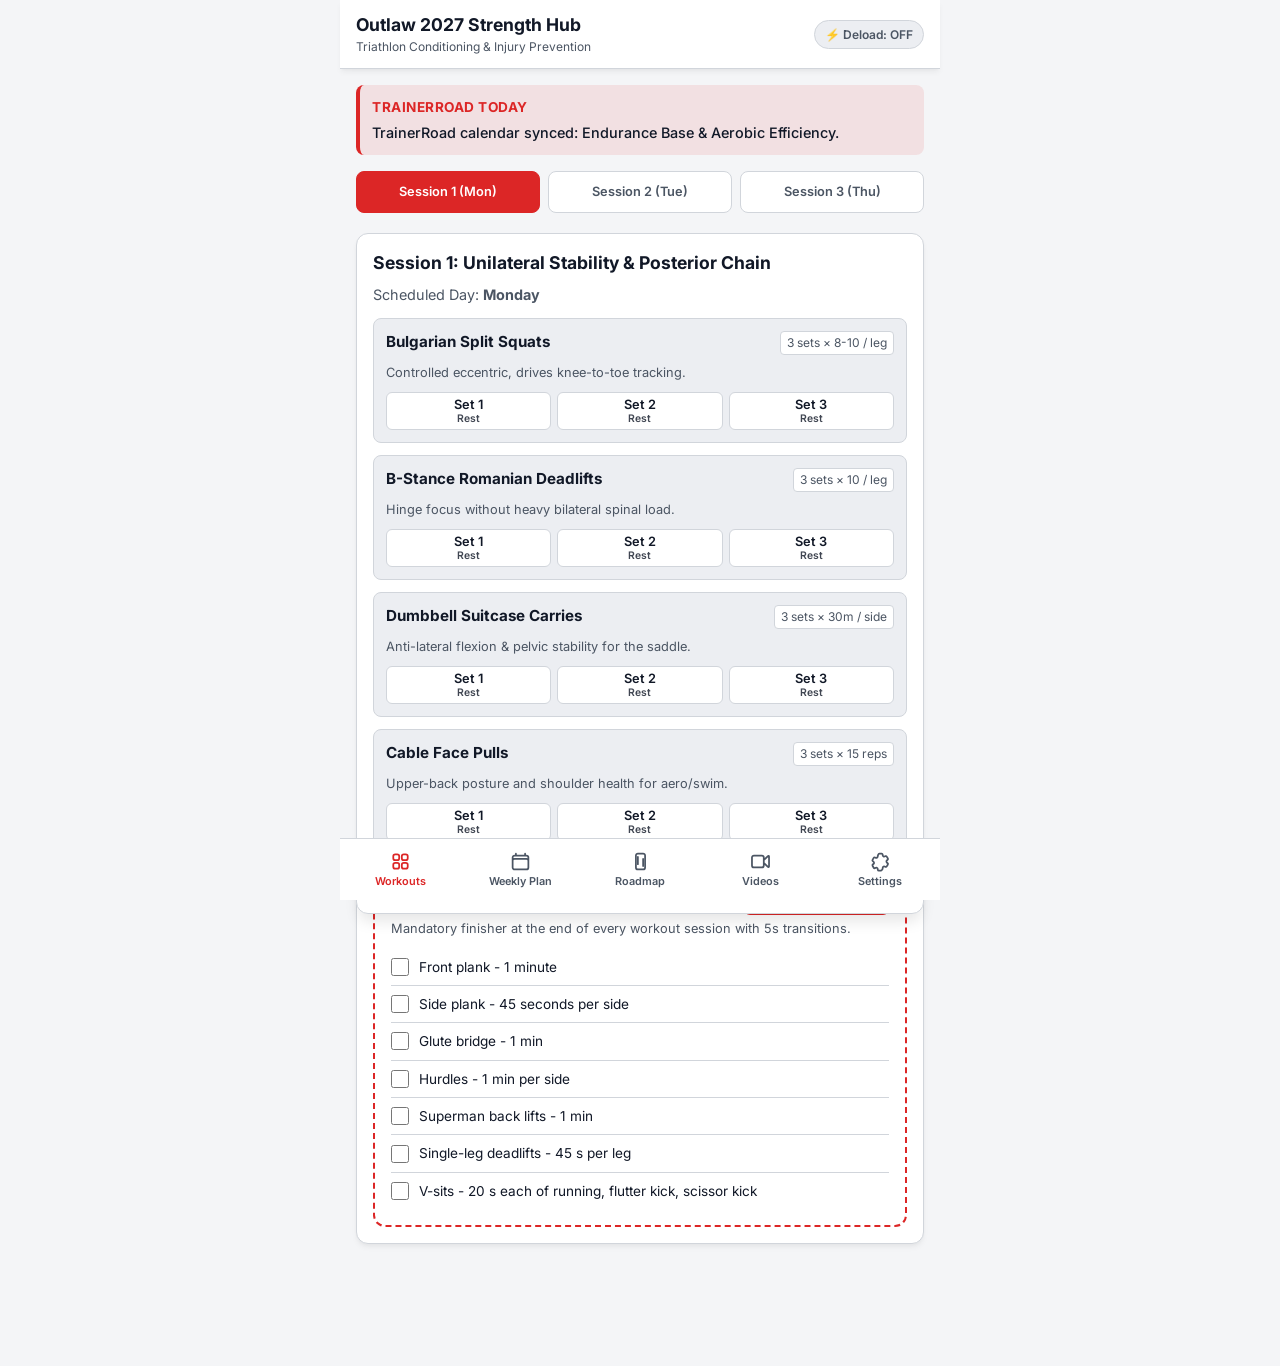
<file: gemini-code-1794921160461.html>
<!DOCTYPE html>
<html lang="en">
<head>
    <meta charset="UTF-8">
    <meta name="viewport" content="width=device-width, initial-scale=1.0, maximum-scale=1.0, user-scalable=no">
    <title>Outlaw 2027 Triathlon Strength Hub</title>
    <!-- Web App Manifest & Home Screen Icons -->
    <link rel="manifest" href='data:application/manifest+json;charset=utf-8,%7B%22name%22%3A%22Outlaw+2027+Strength+Hub%22%2C%22short_name%22%3A%22OutlawStrength%22%2C%22start_url%22%3A%22.%22%2C%22display%22%3A%22standalone%22%2C%22background_color%22%3A%22%23f4f5f7%22%2C%22theme_color%22%3A%22%23dc2626%22%2C%22icons%22%3A%5B%7B%22src%22%3A%22data%3Aimage%2Fsvg%2Bxml%3Butf-8%2C%253Csvg%2520xmlns%253D%2522http%253A%252F%252Fwww.w3.org%252F2000%252Fsvg%2522%2520viewBox%253D%25220%25200%2520512%2520512%2522%253E%253Crect%2520width%253D%2522512%2522%2520height%253D%2522512%2522%2520rx%253D%2522112%2522%2520fill%253D%2522%2523dc2626%2522%252F%253E%253Ctext%2520x%253D%2522256%2522%2520y%253D%2522295%2522%2520font-family%253D%2522sans-serif%2522%2520font-weight%253D%2522800%2522%2520font-size%253D%2522150%2522%2520fill%253D%2522%2523ffffff%2522%2520text-anchor%253D%2522middle%2522%253EO27%253C%252Ftext%253E%253Ctext%2520x%253D%2522256%2522%2520y%253D%2522365%2522%2520font-family%253D%2522sans-serif%2522%2520font-weight%253D%2522700%2522%2520font-size%253D%252238%2522%2520fill%253D%2522%2523fca5a5%2522%2520text-anchor%253D%2522middle%2522%2520letter-spacing%253D%25224%2522%253ESTRENGTH%253C%252Ftext%253E%253C%252Fsvg%253E%22%2C%22sizes%22%3A%22512x512%22%2C%22type%22%3A%22image%2Fsvg%2Bxml%22%7D%5D%7D'>
    <link rel="icon" type="image/svg+xml" href='data:image/svg+xml;utf-8,<svg xmlns="http://www.w3.org/2000/svg" viewBox="0 0 512 512"><rect width="512" height="512" rx="112" fill="%23dc2626"/><text x="256" y="295" font-family="sans-serif" font-weight="800" font-size="150" fill="%23ffffff" text-anchor="middle">O27</text></svg>'>
    <link rel="apple-touch-icon" href='data:image/svg+xml;utf-8,<svg xmlns="http://www.w3.org/2000/svg" viewBox="0 0 512 512"><rect width="512" height="512" rx="112" fill="%23dc2626"/><text x="256" y="295" font-family="sans-serif" font-weight="800" font-size="150" fill="%23ffffff" text-anchor="middle">O27</text></svg>'>
    <meta name="theme-color" content="#dc2626">
    <link href="https://fonts.googleapis.com/css2?family=Inter:wght@400;500;600;700;800&display=swap" rel="stylesheet">
    <style>
        :root {
            --bg-primary: #f4f5f7;
            --surface: #ffffff;
            --surface-alt: #eceef2;
            --text-main: #111827;
            --text-muted: #4b5563;
            --border: #d1d5db;
            --primary: #dc2626;
            --primary-hover: #b91c1c;
            --primary-light: rgba(220, 38, 38, 0.1);
            --accent-amber: #d97706;
            --accent-amber-light: rgba(217, 119, 6, 0.1);
            --success: #16a34a;
            --success-light: rgba(22, 163, 74, 0.1);
            --radius: 12px;
            --shadow: 0 4px 6px -1px rgba(0, 0, 0, 0.05), 0 2px 4px -1px rgba(0, 0, 0, 0.03);
        }

        [data-theme="dark"] {
            --bg-primary: #0f172a;
            --surface: #1e293b;
            --surface-alt: #334155;
            --text-main: #f8fafc;
            --text-muted: #94a3b8;
            --border: #475569;
            --primary: #ef4444;
            --primary-hover: #dc2626;
            --primary-light: rgba(239, 68, 68, 0.15);
            --accent-amber: #f59e0b;
            --accent-amber-light: rgba(245, 158, 11, 0.15);
            --success: #22c55e;
            --success-light: rgba(34, 197, 94, 0.15);
            --shadow: 0 4px 6px -1px rgba(0, 0, 0, 0.3);
        }

        * {
            box-sizing: border-box;
            margin: 0;
            padding: 0;
            font-family: 'Inter', sans-serif;
            -webkit-tap-highlight-color: transparent;
        }

        body {
            background-color: var(--bg-primary);
            color: var(--text-main);
            line-height: 1.5;
            padding-bottom: 90px;
            max-width: 600px;
            margin: 0 auto;
            position: relative;
            min-height: 100vh;
        }

        header {
            position: sticky;
            top: 0;
            background: var(--surface);
            border-bottom: 1px solid var(--border);
            padding: 12px 16px;
            display: flex;
            justify-content: space-between;
            align-items: center;
            z-index: 100;
            box-shadow: var(--shadow);
        }

        .header-title h1 {
            font-size: 1.1rem;
            font-weight: 700;
            color: var(--text-main);
        }

        .header-title p {
            font-size: 0.75rem;
            color: var(--text-muted);
        }

        .header-controls {
            display: flex;
            align-items: center;
            gap: 8px;
        }

        .deload-pill {
            background: var(--surface-alt);
            border: 1px solid var(--border);
            padding: 6px 10px;
            border-radius: 20px;
            font-size: 0.75rem;
            font-weight: 600;
            cursor: pointer;
            display: flex;
            align-items: center;
            gap: 4px;
            color: var(--text-muted);
            transition: all 0.2s;
        }

        .deload-pill.active {
            background: var(--accent-amber-light);
            border-color: var(--accent-amber);
            color: var(--accent-amber);
        }

        main {
            padding: 16px;
        }

        .tab-content {
            display: none;
        }

        .tab-content.active {
            display: block;
        }

        .card {
            background: var(--surface);
            border: 1px solid var(--border);
            border-radius: var(--radius);
            padding: 16px;
            margin-bottom: 16px;
            box-shadow: var(--shadow);
        }

        .card h2 {
            font-size: 1.1rem;
            font-weight: 700;
            margin-bottom: 8px;
            color: var(--text-main);
        }

        .card p {
            font-size: 0.9rem;
            color: var(--text-muted);
            margin-bottom: 12px;
        }

        .tr-banner {
            background: var(--primary-light);
            border-left: 4px solid var(--primary);
            padding: 12px;
            border-radius: 8px;
            margin-bottom: 16px;
        }
        .tr-banner h3 {
            font-size: 0.85rem;
            font-weight: 700;
            color: var(--primary);
            text-transform: uppercase;
            letter-spacing: 0.5px;
            margin-bottom: 4px;
        }
        .tr-banner p {
            font-size: 0.9rem;
            color: var(--text-main);
            margin: 0;
            font-weight: 500;
        }

        .deload-banner {
            background: var(--accent-amber-light);
            border: 1px solid var(--accent-amber);
            border-left: 4px solid var(--accent-amber);
            padding: 12px;
            border-radius: 8px;
            margin-bottom: 16px;
            display: none;
        }
        .deload-banner.visible {
            display: block;
        }
        .deload-banner h3 {
            font-size: 0.85rem;
            font-weight: 700;
            color: var(--accent-amber);
            text-transform: uppercase;
            margin-bottom: 4px;
        }
        .deload-banner p {
            font-size: 0.85rem;
            color: var(--text-main);
            margin: 0;
        }

        .session-tabs {
            display: flex;
            gap: 8px;
            margin-bottom: 16px;
            overflow-x: auto;
            padding-bottom: 4px;
        }

        .session-tab {
            flex: 1;
            min-width: 100px;
            background: var(--surface);
            border: 1px solid var(--border);
            padding: 10px 12px;
            border-radius: 8px;
            font-size: 0.8rem;
            font-weight: 600;
            text-align: center;
            cursor: pointer;
            color: var(--text-muted);
            transition: all 0.2s;
        }

        .session-tab.active {
            background: var(--primary);
            color: white;
            border-color: var(--primary);
        }

        .exercise-item {
            background: var(--surface-alt);
            border: 1px solid var(--border);
            border-radius: 8px;
            padding: 12px;
            margin-bottom: 12px;
        }

        .exercise-header {
            display: flex;
            justify-content: space-between;
            align-items: flex-start;
            margin-bottom: 8px;
        }

        .exercise-name {
            font-weight: 700;
            font-size: 0.95rem;
            color: var(--text-main);
        }

        .exercise-meta {
            font-size: 0.75rem;
            color: var(--text-muted);
            background: var(--surface);
            padding: 2px 6px;
            border-radius: 4px;
            border: 1px solid var(--border);
        }

        .exercise-notes {
            font-size: 0.8rem;
            color: var(--text-muted);
            margin-bottom: 10px;
        }

        .sets-grid {
            display: flex;
            gap: 6px;
            flex-wrap: wrap;
        }

        .set-btn {
            flex: 1;
            min-width: 44px;
            height: 38px;
            background: var(--surface);
            border: 1px solid var(--border);
            border-radius: 6px;
            font-size: 0.8rem;
            font-weight: 600;
            cursor: pointer;
            color: var(--text-main);
            display: flex;
            flex-direction: column;
            align-items: center;
            justify-content: center;
            transition: all 0.15s;
        }

        .set-btn.completed {
            background: var(--success);
            color: white;
            border-color: var(--success);
        }

        .set-btn span {
            font-size: 0.65rem;
            opacity: 0.8;
        }

        .timer-bar {
            position: fixed;
            bottom: 70px;
            left: 16px;
            right: 16px;
            max-width: 568px;
            margin: 0 auto;
            background: var(--surface);
            border: 1px solid var(--border);
            border-radius: var(--radius);
            padding: 10px 16px;
            display: flex;
            justify-content: space-between;
            align-items: center;
            box-shadow: 0 10px 15px -3px rgba(0, 0, 0, 0.1);
            z-index: 99;
            transform: translateY(120%);
            transition: transform 0.3s cubic-bezier(0.16, 1, 0.3, 1);
        }

        .timer-bar.active {
            transform: translateY(0);
        }

        .timer-info {
            display: flex;
            align-items: center;
            gap: 12px;
        }

        .timer-display {
            font-size: 1.25rem;
            font-weight: 800;
            color: var(--primary);
            font-variant-numeric: tabular-nums;
        }

        .timer-label {
            font-size: 0.75rem;
            color: var(--text-muted);
            text-transform: uppercase;
            letter-spacing: 0.5px;
        }

        .timer-actions {
            display: flex;
            gap: 6px;
        }

        .btn {
            background: var(--primary);
            color: white;
            border: none;
            padding: 6px 12px;
            border-radius: 6px;
            font-size: 0.75rem;
            font-weight: 600;
            cursor: pointer;
            text-decoration: none;
            display: inline-flex;
            align-items: center;
            gap: 4px;
        }

        .btn-secondary {
            background: var(--surface-alt);
            color: var(--text-main);
            border: 1px solid var(--border);
        }

        .routine1-box {
            background: var(--surface);
            border: 2px dashed var(--primary);
            border-radius: var(--radius);
            padding: 16px;
            margin-top: 20px;
        }

        .routine1-box h3 {
            font-size: 0.95rem;
            font-weight: 700;
            color: var(--primary);
            margin-bottom: 4px;
            display: flex;
            align-items: center;
            justify-content: space-between;
        }

        .routine1-box p {
            font-size: 0.8rem;
            color: var(--text-muted);
            margin-bottom: 10px;
        }

        .checklist-item {
            display: flex;
            align-items: center;
            gap: 10px;
            padding: 8px 0;
            border-bottom: 1px solid var(--border);
            font-size: 0.85rem;
        }

        .checklist-item:last-child {
            border-bottom: none;
        }

        .checklist-item input[type="checkbox"] {
            width: 18px;
            height: 18px;
            accent-color: var(--primary);
            cursor: pointer;
        }

        .checklist-item.done span {
            text-decoration: line-through;
            opacity: 0.6;
        }

        .routine-modal {
            position: fixed;
            top: 0;
            left: 0;
            right: 0;
            bottom: 0;
            background: rgba(0, 0, 0, 0.7);
            z-index: 200;
            display: flex;
            align-items: center;
            justify-content: center;
            padding: 16px;
            display: none;
        }

        .routine-modal.active {
            display: flex;
        }

        .routine-modal-card {
            background: var(--surface);
            width: 100%;
            max-width: 420px;
            border-radius: var(--radius);
            padding: 24px;
            text-align: center;
            box-shadow: 0 20px 25px -5px rgba(0, 0, 0, 0.3);
            position: relative;
        }

        .routine-timer-display {
            font-size: 3rem;
            font-weight: 800;
            color: var(--primary);
            margin: 16px 0;
            font-variant-numeric: tabular-nums;
        }

        .routine-current-name {
            font-size: 1.2rem;
            font-weight: 700;
            margin-bottom: 4px;
        }

        .routine-status-badge {
            display: inline-block;
            background: var(--primary-light);
            color: var(--primary);
            padding: 4px 10px;
            border-radius: 20px;
            font-size: 0.75rem;
            font-weight: 700;
            text-transform: uppercase;
            margin-bottom: 16px;
        }

        .routine-next-preview {
            font-size: 0.85rem;
            color: var(--text-muted);
            margin-bottom: 20px;
            background: var(--surface-alt);
            padding: 8px;
            border-radius: 6px;
        }

        .routine-modal-controls {
            display: flex;
            gap: 8px;
            justify-content: center;
        }

        nav.bottom-nav {
            position: fixed;
            bottom: 0;
            left: 0;
            right: 0;
            background: var(--surface);
            border-top: 1px solid var(--border);
            display: flex;
            justify-content: space-around;
            padding: 8px 0;
            z-index: 101;
            max-width: 600px;
            margin: 0 auto;
        }

        .nav-item {
            flex: 1;
            display: flex;
            flex-direction: column;
            align-items: center;
            background: none;
            border: none;
            color: var(--text-muted);
            font-size: 0.68rem;
            font-weight: 600;
            cursor: pointer;
            padding: 4px 0;
            gap: 2px;
            transition: color 0.2s;
        }

        .nav-item svg {
            width: 21px;
            height: 21px;
            stroke: currentColor;
            stroke-width: 2;
            fill: none;
        }

        .nav-item.active {
            color: var(--primary);
        }

        .plan-day {
            background: var(--surface);
            border: 1px solid var(--border);
            border-radius: 8px;
            padding: 12px;
            margin-bottom: 10px;
        }

        .plan-day-header {
            display: flex;
            justify-content: space-between;
            font-weight: 700;
            font-size: 0.9rem;
            margin-bottom: 4px;
        }

        .plan-day-content {
            font-size: 0.85rem;
            color: var(--text-muted);
        }

        .roadmap-month {
            background: var(--surface);
            border: 1px solid var(--border);
            border-radius: 8px;
            padding: 14px;
            margin-bottom: 12px;
        }

        .roadmap-month h3 {
            font-size: 0.95rem;
            color: var(--primary);
            margin-bottom: 6px;
        }

        .folder-details {
            border: 1px solid var(--border);
            border-radius: 8px;
            margin-bottom: 10px;
            background: var(--surface);
            overflow: hidden;
        }

        .folder-summary {
            padding: 12px;
            font-weight: 700;
            font-size: 0.9rem;
            cursor: pointer;
            display: flex;
            justify-content: space-between;
            align-items: center;
            background: var(--surface-alt);
            list-style: none;
        }

        .folder-summary::-webkit-details-marker {
            display: none;
        }

        .folder-summary-left {
            display: flex;
            align-items: center;
            gap: 8px;
        }

        .folder-progress-badge {
            font-size: 0.72rem;
            background: var(--primary-light);
            color: var(--primary);
            padding: 2px 8px;
            border-radius: 12px;
            font-weight: 700;
        }

        .folder-body {
            padding: 10px 12px;
            border-top: 1px solid var(--border);
        }

        .subfolder-details {
            border: 1px solid var(--border);
            border-radius: 6px;
            margin-bottom: 8px;
            background: var(--bg-primary);
        }

        .subfolder-summary {
            padding: 8px 10px;
            font-weight: 600;
            font-size: 0.85rem;
            cursor: pointer;
            display: flex;
            justify-content: space-between;
            align-items: center;
            list-style: none;
        }

        .subfolder-summary::-webkit-details-marker {
            display: none;
        }

        .video-list {
            padding: 6px 10px 10px 10px;
            border-top: 1px solid var(--border);
            display: flex;
            flex-direction: column;
            gap: 6px;
            background: var(--surface);
        }

        .video-row {
            display: flex;
            align-items: center;
            justify-content: space-between;
            padding: 8px 10px;
            background: var(--surface-alt);
            border-radius: 6px;
            border: 1px solid transparent;
            transition: border-color 0.15s;
        }

        .video-row.completed {
            background: var(--success-light);
            border-color: var(--success);
        }

        .video-row.completed .video-title-text {
            text-decoration: line-through;
            opacity: 0.7;
        }

        .video-row-left {
            display: flex;
            align-items: center;
            gap: 8px;
            flex: 1;
            cursor: pointer;
        }

        .video-row-left input[type="checkbox"] {
            width: 16px;
            height: 16px;
            accent-color: var(--success);
            cursor: pointer;
        }

        .video-title-text {
            font-size: 0.82rem;
            font-weight: 500;
            color: var(--text-main);
        }

        .video-link-badge {
            font-size: 0.7rem;
            font-weight: 700;
            color: var(--primary);
            background: var(--primary-light);
            padding: 3px 8px;
            border-radius: 4px;
            text-decoration: none;
            white-space: nowrap;
        }

        .folder-open-link {
            font-size: 0.75rem;
            color: var(--primary);
            text-decoration: none;
            font-weight: 600;
        }

        .form-group {
            margin-bottom: 14px;
        }

        .form-group label {
            display: block;
            font-size: 0.85rem;
            font-weight: 600;
            margin-bottom: 4px;
        }

        .form-group select, .form-group input {
            width: 100%;
            padding: 10px;
            background: var(--surface-alt);
            border: 1px solid var(--border);
            border-radius: 6px;
            color: var(--text-main);
            font-size: 0.9rem;
        }
    </style>
</head>
<body>

    <header>
        <div class="header-title">
            <h1>Outlaw 2027 Strength Hub</h1>
            <p>Triathlon Conditioning & Injury Prevention</p>
        </div>
        <div class="header-controls">
            <button class="deload-pill" id="deloadPill" onclick="toggleDeload()">
                <span>⚡ Deload: OFF</span>
            </button>
        </div>
    </header>

    <main>
        <!-- TAB 1: WORKOUTS -->
        <div id="tab-workouts" class="tab-content active">
            <div class="tr-banner" id="trBanner">
                <h3>TrainerRoad Today</h3>
                <p id="trTodayText">Loading calendar sync...</p>
            </div>

            <div class="deload-banner" id="deloadBanner">
                <h3>Recovery Week Active</h3>
                <p>Heavy gym lifting is paused this week. Focus on easy mobility, sleep, and absorption of endurance volume. Routine 1 can be done at 50% effort.</p>
            </div>

            <div class="session-tabs">
                <div class="session-tab active" onclick="switchSession(1)" id="stab-1">Session 1 (Mon)</div>
                <div class="session-tab" onclick="switchSession(2)" id="stab-2">Session 2 (Tue)</div>
                <div class="session-tab" onclick="switchSession(3)" id="stab-3">Session 3 (Thu)</div>
            </div>

            <div id="workoutContainer">
                <!-- Dynamically populated workout blocks -->
            </div>
        </div>

        <!-- TAB 2: WEEKLY PLAN -->
        <div id="tab-weekly" class="tab-content">
            <div class="card">
                <h2>Weekly Structure</h2>
                <p>Optimized for 3 deadlift-free strength sessions integrated with your TrainerRoad bike/run plan.</p>
                <div id="weeklyPlanContainer"></div>
            </div>
        </div>

        <!-- TAB 3: ROADMAP -->
        <div id="tab-roadmap" class="tab-content">
            <div class="card">
                <h2>8-Month Periodization Roadmap</h2>
                <p>Progression leading up to Outlaw Triathlon July 2027.</p>
                
                <div class="roadmap-month">
                    <h3>Winter Base (Nov - Jan)</h3>
                    <p>Build unilateral stability, posterior chain resilience, and upper back posture. 3 strength sessions/week.</p>
                </div>
                <div class="roadmap-month">
                    <h3>Spring Build (Feb - Apr)</h3>
                    <p>Transition to 2 strength sessions/week. Focus on force transfer and knee/ankle durability for long runs.</p>
                </div>
                <div class="roadmap-month">
                    <h3>Specialty & Peak (May - Jun)</h3>
                    <p>Maintenance mode (1-2 short sessions/week). Prioritize race-pace specificity, taper freshness, and recovery.</p>
                </div>
                <div class="roadmap-month">
                    <h3>Race Month (July 2027)</h3>
                    <p>Outlaw Race execution. Zero heavy lifting in race week; mobility & activation only.</p>
                </div>
            </div>
        </div>

        <!-- TAB 4: VIDEOS -->
        <div id="tab-videos" class="tab-content">
            <div class="card">
                <div style="display:flex; justify-content:space-between; align-items:center; margin-bottom:8px;">
                    <h2 style="margin:0;">Training Video Library</h2>
                    <a href="https://drive.google.com/drive/folders/1xgV_yxiyzNLju992_SZKCOxVmvLFisMX?usp=drive_link" target="_blank" rel="noopener" class="btn">Open Root Folder ↗</a>
                </div>
                <p>Track your watched videos with persistent local storage. Click any video to mark it done.</p>
                <div id="videoHierarchyContainer"></div>
            </div>
        </div>

        <!-- TAB 5: SETTINGS -->
        <div id="tab-settings" class="tab-content">
            <div class="card">
                <h2>Gym Strength Days</h2>
                <p>Configure which days of the week you perform your 3 strength sessions.</p>
                
                <div class="form-group">
                    <label for="gymDay1">Session 1 Day</label>
                    <select id="gymDay1" onchange="saveGymDays()">
                        <option value="Monday">Monday</option>
                        <option value="Tuesday">Tuesday</option>
                        <option value="Wednesday">Wednesday</option>
                        <option value="Thursday">Thursday</option>
                        <option value="Friday">Friday</option>
                        <option value="Saturday">Saturday</option>
                        <option value="Sunday">Sunday</option>
                    </select>
                </div>

                <div class="form-group">
                    <label for="gymDay2">Session 2 Day</label>
                    <select id="gymDay2" onchange="saveGymDays()">
                        <option value="Monday">Monday</option>
                        <option value="Tuesday">Tuesday</option>
                        <option value="Wednesday">Wednesday</option>
                        <option value="Thursday">Thursday</option>
                        <option value="Friday">Friday</option>
                        <option value="Saturday">Saturday</option>
                        <option value="Sunday">Sunday</option>
                    </select>
                </div>

                <div class="form-group">
                    <label for="gymDay3">Session 3 Day</label>
                    <select id="gymDay3" onchange="saveGymDays()">
                        <option value="Monday">Monday</option>
                        <option value="Tuesday">Tuesday</option>
                        <option value="Wednesday">Wednesday</option>
                        <option value="Thursday">Thursday</option>
                        <option value="Friday">Friday</option>
                        <option value="Saturday">Saturday</option>
                        <option value="Sunday">Sunday</option>
                    </select>
                </div>
            </div>

            <div class="card">
                <h2>Data & Sync</h2>
                <p>Manage app cache, rest timer settings, and TrainerRoad ICS integration.</p>
                <div class="form-group">
                    <label for="icsUrl">TrainerRoad ICS URL / Calendar Feed</label>
                    <input type="text" id="icsUrl" placeholder="https://app.trainerroad.com/calendar/..." onchange="saveICSUrl()">
                </div>
                <button class="btn" onclick="syncCalendar()">Sync Now</button>
                <button class="btn btn-secondary" onclick="resetAppData()" style="margin-left: 8px;">Reset Progress</button>
            </div>
        </div>
    </main>

    <!-- Rest Timer Floating Bar -->
    <div class="timer-bar" id="timerBar">
        <div class="timer-info">
            <div>
                <div class="timer-label" id="timerLabel">Rest Timer</div>
                <div class="timer-display" id="timerDisplay">01:30</div>
            </div>
        </div>
        <div class="timer-actions">
            <button class="btn btn-secondary" onclick="adjustTimer(-15)">-15s</button>
            <button class="btn" onclick="adjustTimer(15)">+15s</button>
            <button class="btn btn-secondary" onclick="stopTimer()">Stop</button>
        </div>
    </div>

    <!-- Routine 1 Interactive Timer Modal -->
    <div class="routine-modal" id="routineModal">
        <div class="routine-modal-card">
            <div class="routine-status-badge" id="routineStatusBadge">Working Set</div>
            <div class="routine-current-name" id="routineCurrentName">Front plank</div>
            <div class="routine-timer-display" id="routineTimerDisplay">01:00</div>
            <div class="routine-next-preview" id="routineNextPreview">Next: Side plank (Left)</div>
            <div class="routine-modal-controls">
                <button class="btn btn-secondary" onclick="pauseRoutineTimer()" id="routinePauseBtn">Pause</button>
                <button class="btn" onclick="skipRoutineStep()">Skip</button>
                <button class="btn btn-secondary" onclick="closeRoutineModal()">Exit</button>
            </div>
        </div>
    </div>

    <!-- Bottom Navigation -->
    <nav class="bottom-nav">
        <button class="nav-item active" onclick="switchTab('workouts', this)">
            <svg viewBox="0 0 24 24"><path stroke-linecap="round" stroke-linejoin="round" d="M3.75 6A2.25 2.25 0 016 3.75h2.25A2.25 2.25 0 0110.5 6v2.25a2.25 2.25 0 01-2.25 2.25H6a2.25 2.25 0 01-2.25-2.25V6zM3.75 15.75A2.25 2.25 0 016 13.5h2.25a2.25 2.25 0 012.25 2.25V18a2.25 2.25 0 01-2.25 2.25H6A2.25 2.25 0 013.75 18v-2.25zM13.5 6a2.25 2.25 0 012.25-2.25H18A2.25 2.25 0 0120.25 6v2.25A2.25 2.25 0 0118 10.5h-2.25a2.25 2.25 0 01-2.25-2.25V6zM13.5 15.75a2.25 2.25 0 012.25-2.25H18a2.25 2.25 0 012.25 2.25V18A2.25 2.25 0 0118 20.25h-2.25A2.25 2.25 0 0113.5 18v-2.25z"/></svg>
            Workouts
        </button>
        <button class="nav-item" onclick="switchTab('weekly', this)">
            <svg viewBox="0 0 24 24"><path stroke-linecap="round" stroke-linejoin="round" d="M6.75 3v2.25M17.25 3v2.25M3 18.75V7.5a2.25 2.25 0 012.25-2.25h13.5A2.25 2.25 0 0121 7.5v11.25m-18 0A2.25 2.25 0 005.25 21h13.5A2.25 2.25 0 0021 18.75m-18 0v-7.5A2.25 2.25 0 015.25 9h13.5A2.25 2.25 0 0121 11.25v7.5"/></svg>
            Weekly Plan
        </button>
        <button class="nav-item" onclick="switchTab('roadmap', this)">
            <svg viewBox="0 0 24 24"><path stroke-linecap="round" stroke-linejoin="round" d="M9 6.75V15m6-6v8.25m.5 3.75H9a2.25 2.25 0 01-2.25-2.25V5.25A2.25 2.25 0 019 3h6a2.25 2.25 0 012.25 2.25v13.5A2.25 2.25 0 0115 21z"/></svg>
            Roadmap
        </button>
        <button class="nav-item" onclick="switchTab('videos', this)">
            <svg viewBox="0 0 24 24"><path stroke-linecap="round" stroke-linejoin="round" d="M15.75 10.5l4.72-4.72a.75.75 0 011.28.53v11.38a.75.75 0 01-1.28.53l-4.72-4.72M4.5 18.75h9a2.25 2.25 0 002.25-2.25v-9a2.25 2.25 0 00-2.25-2.25h-9A2.25 2.25 0 002.25 7.5v9a2.25 2.25 0 002.25 2.25z"/></svg>
            Videos
        </button>
        <button class="nav-item" onclick="switchTab('settings', this)">
            <svg viewBox="0 0 24 24"><path stroke-linecap="round" stroke-linejoin="round" d="M9.594 3.94c.09-.542.56-.94 1.11-.94h2.593c.55 0 1.02.398 1.11.94l.213 1.281c.063.374.313.686.645.87.074.04.147.083.22.127.324.196.72.257 1.075.124l1.217-.456a1.125 1.125 0 011.37.49l1.296 2.247a1.125 1.125 0 01-.26 1.431l-1.003.827c-.293.241-.438.613-.43.992a6.932 6.932 0 010 .255c-.008.378.137.75.43.991l1.004.827c.424.35.534.955.26 1.43l-1.298 2.247a1.125 1.125 0 01-1.369.491l-1.217-.456c-.355-.133-.75-.072-1.076.124a6.57 6.57 0 01-.22.128c-.331.183-.581.495-.644.869l-.213 1.28-.09.543-.56.941-1.11.941h-2.594c-.55 0-1.02-.398-1.11-.94l-.213-1.281c-.062-.374-.312-.686-.644-.87a6.52 6.52 0 01-.22-.127c-.325-.196-.72-.257-1.076-.124l-1.217.456a1.125 1.125 0 01-1.369-.49l-1.297-2.247a1.125 1.125 0 01.26-1.431l1.004-.827c.292-.24.437-.613.43-.991a6.932 6.932 0 010-.255c.007-.38-.138-.751-.43-.992l-1.004-.827a1.125 1.125 0 01-.26-1.43l1.297-2.247a1.125 1.125 0 011.37-.491l1.216.456c.356.133.751.072 1.076-.124.072-.044.146-.087.22-.128.332-.183.582-.495.644-.869l.214-1.281z"/></svg>
            Settings
        </button>
    </nav>

    <script>
        // Embedded Workouts Data
        const workouts = {
            1: {
                title: "Session 1: Unilateral Stability & Posterior Chain",
                exercises: [
                    { id: "s1_ex1", name: "Bulgarian Split Squats", sets: 3, reps: "8-10 / leg", note: "Controlled eccentric, drives knee-to-toe tracking." },
                    { id: "s1_ex2", name: "B-Stance Romanian Deadlifts", sets: 3, reps: "10 / leg", note: "Hinge focus without heavy bilateral spinal load." },
                    { id: "s1_ex3", name: "Dumbbell Suitcase Carries", sets: 3, reps: "30m / side", note: "Anti-lateral flexion & pelvic stability for the saddle." },
                    { id: "s1_ex4", name: "Cable Face Pulls", sets: 3, reps: "15 reps", note: "Upper-back posture and shoulder health for aero/swim." }
                ]
            },
            2: {
                title: "Session 2: Knee Resilience & Upper Thoracic",
                exercises: [
                    { id: "s2_ex1", name: "Weighted Step-Ups", sets: 3, reps: "8-10 / leg", note: "Mimics running force absorption and climb power." },
                    { id: "s2_ex2", name: "Prone Stability Ball Hamstring Curls", sets: 3, reps: "12 reps", note: "Hamstring and glute firing without lower back strain." },
                    { id: "s2_ex3", name: "Straight-Arm Cable Lat Pulldowns", sets: 3, reps: "12 reps", note: "Lat-to-pelvis thoracolumbar fascia connection." },
                    { id: "s2_ex4", name: "Incline Bench DB Lateral Raises", sets: 3, reps: "12-15 reps", note: "Shoulder stability and posture." }
                ]
            },
            3: {
                title: "Session 3: Glute Activation & Rotational Control",
                exercises: [
                    { id: "s3_ex1", name: "Barbell Hip Thrusts (or DB)", sets: 3, reps: "10-12 reps", note: "Max glute drive without spinal compression." },
                    { id: "s3_ex2", name: "Weighted Single-Leg Calf Raises", sets: 3, reps: "15 / leg", note: "Soleus and Achilles resilience for the marathon." },
                    { id: "s3_ex3", name: "Half-Kneeling Single-Arm Cable Rows", sets: 3, reps: "10 / side", note: "Unilateral pulling and anti-rotation." }
                ]
            }
        };

        const routine1DisplayItems = [
            { id: "r1_1", text: "Front plank - 1 minute" },
            { id: "r1_2", text: "Side plank - 45 seconds per side" },
            { id: "r1_3", text: "Glute bridge - 1 min" },
            { id: "r1_4", text: "Hurdles - 1 min per side" },
            { id: "r1_5", text: "Superman back lifts - 1 min" },
            { id: "r1_6", text: "Single-leg deadlifts - 45 s per leg" },
            { id: "r1_7", text: "V-sits - 20 s each of running, flutter kick, scissor kick" }
        ];

        // Embedded Video Library Data
        const videoLibrary = [
            {
                name: "2 Week Burner",
                url: "https://drive.google.com/drive/folders/1BMcjEdZKvCHpLGgdP4LLWfuQCg5IizHB",
                subfolders: [
                    {
                        name: "Week 1",
                        url: "https://drive.google.com/drive/folders/1HMh6tbN3vstpGSDbNsQKxWdOZBLQnbLm",
                        videos: [
                            { id: "v_2wb_w1_d1", title: "Day 1 - Introduction & Glute Focus.mp4", url: "https://drive.google.com/file/d/1DoO5NhyYY6oITsq7pwv6WaKr0DfsXcUq/view?usp=drivesdk" },
                            { id: "v_2wb_w1_d2", title: "Day 2 - Core Focus.mp4", url: "https://drive.google.com/file/d/1Ug9JavbE1w8_YcmEN5HdBTkqUM0k2e3X/view?usp=drivesdk" },
                            { id: "v_2wb_w1_d3", title: "Day 3 - Pelvic Stability.mp4", url: "https://drive.google.com/file/d/1b0gD_Smq9TgdOlxjly6abyg6i6ywY_EQ/view?usp=drivesdk" },
                            { id: "v_2wb_w1_d4", title: "Day 4 - Glute Focus.mp4", url: "https://drive.google.com/file/d/1hXQUsjW1IhK7F6dp4_EM_15-fYZ6OnmW/view?usp=drivesdk" },
                            { id: "v_2wb_w1_d5", title: "Day 5 - Core Focus.mp4", url: "https://drive.google.com/file/d/1RrvflHvLc998WzAfpKxxHgPaPaco2iEk/view?usp=drivesdk" }
                        ]
                    },
                    {
                        name: "Week 2",
                        url: "https://drive.google.com/drive/folders/1mhZReS2_C0adiIBHOdLnXPNo2vpQQ0o_",
                        videos: [
                            { id: "v_2wb_w2_d1", title: "Day 1 - Pelvic Stability.mp4", url: "https://drive.google.com/file/d/1XxMQI38On87zDesYKtD6LwVWdmrQwiLb/view?usp=drivesdk" },
                            { id: "v_2wb_w2_d2", title: "Day 2 - Glute Focus.mp4", url: "https://drive.google.com/file/d/1TR6lTTAFRwJEaBXoRBWcIrZVkfPO0-f2/view?usp=drivesdk" },
                            { id: "v_2wb_w2_d3", title: "Day 3 - Core Focus.mp4", url: "https://drive.google.com/file/d/1DctbvLUE3E99bNTrfo9PPeM4beB9cXxT/view?usp=drivesdk" },
                            { id: "v_2wb_w2_d4", title: "Day 4 - Pelvic Stability.mp4", url: "https://drive.google.com/file/d/1iwqSyL4FQCR23cEEoa8Dkyvca_4ak0HZ/view?usp=drivesdk" },
                            { id: "v_2wb_w2_d5", title: "Day 5 - Glute Focus.mp4", url: "https://drive.google.com/file/d/1sPdfyJLzd6s2oN1Nsch3OS8nexyVqpb8/view?usp=drivesdk" }
                        ]
                    }
                ]
            },
            {
                name: "Upper Body Burner",
                url: "https://drive.google.com/drive/folders/1H_YKG-9_xAlOJrshjK1JV_bIUCvtfoNO",
                subfolders: [
                    {
                        name: "Week 1",
                        url: "https://drive.google.com/drive/folders/1ZzQFzsRbkTJ-ZXWj-eKHYrfkRVDcL6dw",
                        videos: [
                            { id: "v_ubb_w1_d1", title: "Day 1.mp4", url: "https://drive.google.com/file/d/1H17m6kCdxl3TcvIM4PULeMo2MeH5oPxk/view?usp=drivesdk" },
                            { id: "v_ubb_w1_d2", title: "Day 2.mp4", url: "https://drive.google.com/file/d/1oNOZ15wASqT7hGpO3fLh1_IqhY1dAhGl/view?usp=drivesdk" },
                            { id: "v_ubb_w1_d3", title: "Day 3.mp4", url: "https://drive.google.com/file/d/1jdc9yiYv9JCOSP2BSxW8t4Vs9XJF8ctD/view?usp=drivesdk" },
                            { id: "v_ubb_w1_d4", title: "Day 4.mp4", url: "https://drive.google.com/file/d/1J5LwkUCiyKKd7y1VujXzpV7noF4tG0zO/view?usp=drivesdk" },
                            { id: "v_ubb_w1_d5", title: "Day 5.mp4", url: "https://drive.google.com/file/d/1UDdtZUBdR3dTzsENbYvw0EJB6T9LoHvJ/view?usp=drivesdk" }
                        ]
                    },
                    {
                        name: "Week 2",
                        url: "https://drive.google.com/drive/folders/1bKwWJeSzq5Zm6drAdF5kV9CtaTZvsRpD",
                        videos: [
                            { id: "v_ubb_w2_d1", title: "Day 1.mp4", url: "https://drive.google.com/file/d/1cLTjXnI-F0NZGnWXKiWsqHpDMTaepY-0/view?usp=drivesdk" },
                            { id: "v_ubb_w2_d2", title: "Day 2.mp4", url: "https://drive.google.com/file/d/1Rqu61BczWDSsEWLtONu6GAubpADm2Zyj/view?usp=drivesdk" },
                            { id: "v_ubb_w2_d3", title: "Day 3.mp4", url: "https://drive.google.com/file/d/1zJ43zWy6aLckMfn0j9GoLSWOsZculvZg/view?usp=drivesdk" },
                            { id: "v_ubb_w2_d4", title: "Day 4.mp4", url: "https://drive.google.com/file/d/1JSdPTfUm6xy2umKLIpMhxAY4De8LxjHW/view?usp=drivesdk" },
                            { id: "v_ubb_w2_d5", title: "Day 5.mp4", url: "https://drive.google.com/file/d/15LahB4inP9dEXSbZ4O1qC4PYuV3dWkeb/view?usp=drivesdk" }
                        ]
                    }
                ]
            },
            {
                name: "Beginner 1 Month",
                url: "https://drive.google.com/drive/folders/1lkHWzO7mBAKqX1u3VmTKhKLvIzVcNDcR",
                subfolders: [
                    {
                        name: "Week 1",
                        url: "https://drive.google.com/drive/folders/1W_BAY7Dq4VWMgLHmJj7H_-NDbzhIJ9_H",
                        videos: [
                            { id: "v_beg_w1_d1", title: "Day 1 - Whole Body Routine.mp4", url: "https://drive.google.com/file/d/1bbuW2m6jcHiNTaMOQFzFyWx2cacAWi2L/view?usp=drivesdk" },
                            { id: "v_beg_w1_d2", title: "Day 2 - Core & Stability.mp4", url: "https://drive.google.com/file/d/1OIHHXD4Zc6N05tT-8xoIBuRzy1Dhd-pM/view?usp=drivesdk" },
                            { id: "v_beg_w1_d3", title: "Day 3 - Leg Focus.mp4", url: "https://drive.google.com/file/d/19ePHlGFJ71r1Kx3mDbqArmzw9N26tiUW/view?usp=drivesdk" }
                        ]
                    },
                    {
                        name: "Week 2",
                        url: "https://drive.google.com/drive/folders/1WZ-ZsMD_3XSzBEm83ikIVFWAIXzrGwVe",
                        videos: [
                            { id: "v_beg_w2_d1", title: "Day 1 - Whole Body Routine.mp4", url: "https://drive.google.com/file/d/1R6TFQeYqhkOLn23eSzL4fE05melg8l6M/view?usp=drivesdk" }
                        ]
                    },
                    {
                        name: "Week 3",
                        url: "https://drive.google.com/drive/folders/1J-T3klUHmob0B_EL0jkzv52iSXpu64Eq",
                        videos: [
                            { id: "v_beg_w3_d2", title: "Day 2 - Core & Stability.mp4", url: "https://drive.google.com/file/d/1HaaQWPauJqm5G8QVnaPPmNw11Jl4jeST/view?usp=drivesdk" }
                        ]
                    },
                    { name: "Week 4", url: "https://drive.google.com/drive/folders/1WR8GpWoq9Rb0tI-89pmAta2n-FpbfneC", videos: [] }
                ]
            },
            {
                name: "Bodyweight Strength 30 Day Training Program",
                url: "https://drive.google.com/drive/folders/1aJG7nuf_AB7Zbe5EgdDlLc30Yybt2R1G",
                subfolders: [
                    {
                        name: "Bodyweight Strength (Routines 6 - 30)",
                        url: "https://drive.google.com/drive/folders/1HhbhKizMenzaMAD2ErArT_WD9itLxVRL",
                        videos: [
                            { id: "v_bw_r6", title: "Routine 6.mp4", url: "https://drive.google.com/file/d/1-n4hg7X7BFpvzlUbrrJIvDhGGGW3Q7RU/view?usp=drivesdk" },
                            { id: "v_bw_r7", title: "Routine 7.mp4", url: "https://drive.google.com/file/d/1wP3vN7dVg3ouDvnbSfB5Qb3-iVCrPi9U/view?usp=drivesdk" },
                            { id: "v_bw_r8", title: "Routine 8.mp4", url: "https://drive.google.com/file/d/1SpxfYcpnESaDt-K-K6RzPHBDv4Wn6N7S/view?usp=drivesdk" },
                            { id: "v_bw_r9", title: "Routine 9.mp4", url: "https://drive.google.com/file/d/1Tb74gfwDBRP_Z9TnkR3X5pyfVvnkhri-/view?usp=drivesdk" },
                            { id: "v_bw_r10", title: "Routine 10.mp4", url: "https://drive.google.com/file/d/1fyDNrb0MDwoR9JhGprHzcdVSyG9d74fL/view?usp=drivesdk" }
                        ]
                    }
                ]
            }
        ];

        let gymDays = { 1: "Monday", 2: "Tuesday", 3: "Thursday" };
        let currentSession = 1;
        let isDeloadActive = false;

        // App initialization
        window.addEventListener('DOMContentLoaded', () => {
            loadState();
            renderWorkout();
            renderWeeklyPlan();
            renderVideos();
            updateTRBanner();

            document.getElementById('gymDay1').value = gymDays[1];
            document.getElementById('gymDay2').value = gymDays[2];
            document.getElementById('gymDay3').value = gymDays[3];
        });

        function switchTab(tabId, btnElement) {
            document.querySelectorAll('.tab-content').forEach(el => el.classList.remove('active'));
            document.querySelectorAll('.nav-item').forEach(el => el.classList.remove('active'));
            document.getElementById(`tab-${tabId}`).classList.add('active');
            btnElement.classList.add('active');
        }

        function switchSession(sessionId) {
            currentSession = sessionId;
            document.querySelectorAll('.session-tab').forEach(el => el.classList.remove('active'));
            document.getElementById(`stab-${sessionId}`).classList.add('active');
            renderWorkout();
        }

        function toggleDeload() {
            isDeloadActive = !isDeloadActive;
            const pill = document.getElementById('deloadPill');
            const banner = document.getElementById('deloadBanner');
            if (isDeloadActive) {
                pill.classList.add('active');
                pill.innerHTML = `<span>⚡ Deload: ON</span>`;
                banner.classList.add('visible');
            } else {
                pill.classList.remove('active');
                pill.innerHTML = `<span>⚡ Deload: OFF</span>`;
                banner.classList.remove('visible');
            }
            saveState();
        }

        function renderWorkout() {
            const workout = workouts[currentSession];
            const container = document.getElementById('workoutContainer');
            if (!workout) return;
            
            document.getElementById('stab-1').innerText = `Session 1 (${gymDays[1].substring(0,3)})`;
            document.getElementById('stab-2').innerText = `Session 2 (${gymDays[2].substring(0,3)})`;
            document.getElementById('stab-3').innerText = `Session 3 (${gymDays[3].substring(0,3)})`;

            let html = `
                <div class="card">
                    <h2>${workout.title}</h2>
                    <p>Scheduled Day: <strong>${gymDays[currentSession]}</strong> ${isDeloadActive ? '• <span style="color:var(--accent-amber)">DELOAD ACTIVE</span>' : ''}</p>
            `;

            workout.exercises.forEach(ex => {
                html += `
                    <div class="exercise-item">
                        <div class="exercise-header">
                            <span class="exercise-name">${ex.name}</span>
                            <span class="exercise-meta">${ex.sets} sets × ${ex.reps}</span>
                        </div>
                        <div class="exercise-notes">${ex.note}</div>
                        <div class="sets-grid">
                `;
                for (let s = 1; s <= ex.sets; s++) {
                    const stateKey = `${ex.id}_set_${s}`;
                    const isCompleted = localStorage.getItem(stateKey) === 'true';
                    html += `
                        <button class="set-btn ${isCompleted ? 'completed' : ''}" onclick="toggleSet('${stateKey}', this)">
                            Set ${s}
                            <span>${isCompleted ? 'Done' : 'Rest'}</span>
                        </button>
                    `;
                }
                html += `</div></div>`;
            });

            html += `
                <div class="routine1-box">
                    <h3>
                        <span>Routine 1 (standard) - 10 min</span>
                        <button class="btn" onclick="startRoutineTimer()" style="padding: 4px 10px; font-size: 0.75rem;">▶ Start Routine Timer</button>
                    </h3>
                    <p>Mandatory finisher at the end of every workout session with 5s transitions.</p>
            `;

            routine1DisplayItems.forEach(item => {
                const r1Key = `s${currentSession}_${item.id}`;
                const isChecked = localStorage.getItem(r1Key) === 'true';
                html += `
                    <div class="checklist-item ${isChecked ? 'done' : ''}">
                        <input type="checkbox" id="${r1Key}" ${isChecked ? 'checked' : ''} onchange="toggleChecklist('${r1Key}', this)">
                        <label for="${r1Key}" style="cursor:pointer; flex:1;">${item.text}</label>
                    </div>
                `;
            });

            html += `</div></div>`;
            container.innerHTML = html;
        }

        function renderVideos() {
            const container = document.getElementById('videoHierarchyContainer');
            if (!videoLibrary || videoLibrary.length === 0) return;
            let html = '';

            videoLibrary.forEach((program) => {
                let totalVids = 0;
                let doneVids = 0;

                program.subfolders.forEach(sub => {
                    if (sub.videos) {
                        sub.videos.forEach(vid => {
                            totalVids++;
                            if (localStorage.getItem(vid.id) === 'true') {
                                doneVids++;
                            }
                        });
                    }
                });

                const badgeText = totalVids > 0 ? `${doneVids}/${totalVids} watched` : `Drive folder`;

                html += `
                    <details class="folder-details">
                        <summary class="folder-summary">
                            <div class="folder-summary-left">
                                <span>📁</span>
                                <span>${program.name}</span>
                            </div>
                            <div style="display:flex; align-items:center; gap:8px;">
                                <span class="folder-progress-badge">${badgeText}</span>
                                <a href="${program.url}" target="_blank" rel="noopener" class="folder-open-link" onclick="event.stopPropagation()">Open ↗</a>
                            </div>
                        </summary>
                        <div class="folder-body">
                `;

                program.subfolders.forEach(sub => {
                    html += `
                        <details class="subfolder-details">
                            <summary class="subfolder-summary">
                                <div class="folder-summary-left">
                                    <span>📂</span>
                                    <span>${sub.name}</span>
                                </div>
                                <a href="${sub.url}" target="_blank" rel="noopener" class="folder-open-link" onclick="event.stopPropagation()">Folder ↗</a>
                            </summary>
                            <div class="video-list">
                    `;

                    if (sub.videos && sub.videos.length > 0) {
                        sub.videos.forEach(vid => {
                            const isDone = localStorage.getItem(vid.id) === 'true';
                            html += `
                                <div class="video-row ${isDone ? 'completed' : ''}" id="row_${vid.id}">
                                    <div class="video-row-left" onclick="toggleVideo('${vid.id}')">
                                        <input type="checkbox" id="chk_${vid.id}" ${isDone ? 'checked' : ''} onclick="event.stopPropagation(); toggleVideo('${vid.id}')">
                                        <span class="video-title-text">🎬 ${vid.title}</span>
                                    </div>
                                    <a href="${vid.url}" target="_blank" rel="noopener" class="video-link-badge">Watch ↗</a>
                                </div>
                            `;
                        });
                    } else {
                        html += `
                            <div class="video-row">
                                <span class="video-title-text" style="color:var(--text-muted);">Videos located in external subfolder</span>
                                <a href="${sub.url}" target="_blank" rel="noopener" class="video-link-badge">Drive ↗</a>
                            </div>
                        `;
                    }

                    html += `</div></details>`;
                });

                html += `</div></details>`;
            });

            container.innerHTML = html;
        }

        function toggleVideo(vidId) {
            const current = localStorage.getItem(vidId) === 'true';
            const next = !current;
            localStorage.setItem(vidId, next);
            renderVideos();
        }

        function toggleSet(key, btn) {
            const current = localStorage.getItem(key) === 'true';
            const next = !current;
            localStorage.setItem(key, next);
            if (next) {
                btn.classList.add('completed');
                btn.querySelector('span').innerText = 'Done';
                startRestTimer(90);
            } else {
                btn.classList.remove('completed');
                btn.querySelector('span').innerText = 'Rest';
            }
        }

        function toggleChecklist(key, checkbox) {
            localStorage.setItem(key, checkbox.checked);
            const parent = checkbox.closest('.checklist-item');
            if (checkbox.checked) {
                parent.classList.add('done');
            } else {
                parent.classList.remove('done');
            }
        }

        // Rest Timer Logic
        let timerInterval = null;
        let timeLeft = 0;

        function startRestTimer(seconds) {
            timeLeft = seconds;
            const bar = document.getElementById('timerBar');
            bar.classList.add('active');
            updateTimerDisplay();
            
            if (timerInterval) clearInterval(timerInterval);
            
            const endTime = Date.now() + seconds * 1000;
            timerInterval = setInterval(() => {
                timeLeft = Math.max(0, Math.ceil((endTime - Date.now()) / 1000));
                updateTimerDisplay();
                if (timeLeft <= 0) {
                    clearInterval(timerInterval);
                    bar.classList.remove('active');
                    playBeep();
                }
            }, 250);
        }

        function updateTimerDisplay() {
            const mins = Math.floor(timeLeft / 60).toString().padStart(2, '0');
            const secs = (timeLeft % 60).toString().padStart(2, '0');
            document.getElementById('timerDisplay').innerText = `${mins}:${secs}`;
        }

        function adjustTimer(amount) {
            timeLeft = Math.max(0, timeLeft + amount);
            updateTimerDisplay();
        }

        function stopTimer() {
            if (timerInterval) clearInterval(timerInterval);
            document.getElementById('timerBar').classList.remove('active');
        }

        // Routine 1 Interval Timer Logic
        let routineIndex = 0;
        let routineTimerInterval = null;
        let routineTimeLeft = 0;
        let routineState = 'work';
        let isRoutinePaused = false;

        function startRoutineTimer() {
            routineIndex = 0;
            routineState = 'work';
            isRoutinePaused = false;
            routineTimeLeft = routine1Sequence[routineIndex].duration;
            document.getElementById('routineModal').classList.add('active');
            runRoutineCountdown();
        }

        function runRoutineCountdown() {
            if (routineTimerInterval) clearInterval(routineTimerInterval);
            
            const endTime = Date.now() + routineTimeLeft * 1000;
            updateRoutineModalUI();

            routineTimerInterval = setInterval(() => {
                if (isRoutinePaused) return;
                routineTimeLeft = Math.max(0, Math.ceil((endTime - Date.now()) / 1000));
                updateRoutineModalUI();

                if (routineTimeLeft <= 0) {
                    clearInterval(routineTimerInterval);
                    playBeep();
                    advanceRoutineStep();
                }
            }, 250);
        }

        function advanceRoutineStep() {
            if (routineState === 'work') {
                if (routineIndex < routine1Sequence.length - 1) {
                    routineState = 'transition';
                    routineTimeLeft = 5;
                    runRoutineCountdown();
                } else {
                    document.getElementById('routineStatusBadge').innerText = "Complete!";
                    document.getElementById('routineCurrentName').innerText = "Routine 1 Finished 🎉";
                    document.getElementById('routineTimerDisplay').innerText = "00:00";
                    document.getElementById('routineNextPreview').innerText = "Great job!";
                }
            } else {
                routineIndex++;
                routineState = 'work';
                routineTimeLeft = routine1Sequence[routineIndex].duration;
                runRoutineCountdown();
            }
        }

        function updateRoutineModalUI() {
            const currentEx = routine1Sequence[routineIndex];
            const badge = document.getElementById('routineStatusBadge');
            const nameEl = document.getElementById('routineCurrentName');
            const display = document.getElementById('routineTimerDisplay');
            const preview = document.getElementById('routineNextPreview');

            const mins = Math.floor(routineTimeLeft / 60).toString().padStart(2, '0');
            const secs = (routineTimeLeft % 60).toString().padStart(2, '0');
            display.innerText = `${mins}:${secs}`;

            if (routineState === 'work') {
                badge.innerText = `Exercise ${routineIndex + 1} of ${routine1Sequence.length}`;
                nameEl.innerText = currentEx.name;
                
                if (routineIndex < routine1Sequence.length - 1) {
                    preview.innerText = `Next: Transition (5s) → ${routine1Sequence[routineIndex + 1].name}`;
                } else {
                    preview.innerText = `Final Exercise!`;
                }
            } else {
                badge.innerText = `Transition (Get Ready)`;
                nameEl.innerText = `Next: ${routine1Sequence[routineIndex + 1].name}`;
                preview.innerText = `Prepare for next movement`;
            }
        }

        function pauseRoutineTimer() {
            isRoutinePaused = !isRoutinePaused;
            const btn = document.getElementById('routinePauseBtn');
            if (isRoutinePaused) {
                btn.innerText = "Resume";
                btn.style.background = "var(--primary)";
                btn.style.color = "white";
            } else {
                btn.innerText = "Pause";
                btn.style.background = "";
                btn.style.color = "";
                const endTime = Date.now() + routineTimeLeft * 1000;
                if (routineTimerInterval) clearInterval(routineTimerInterval);
                routineTimerInterval = setInterval(() => {
                    if (isRoutinePaused) return;
                    routineTimeLeft = Math.max(0, Math.ceil((endTime - Date.now()) / 1000));
                    updateRoutineModalUI();
                    if (routineTimeLeft <= 0) {
                        clearInterval(routineTimerInterval);
                        playBeep();
                        advanceRoutineStep();
                    }
                }, 250);
            }
        }

        function skipRoutineStep() {
            if (routineTimerInterval) clearInterval(routineTimerInterval);
            advanceRoutineStep();
        }

        function closeRoutineModal() {
            if (routineTimerInterval) clearInterval(routineTimerInterval);
            document.getElementById('routineModal').classList.remove('active');
        }

        function playBeep() {
            try {
                const ctx = new (window.AudioContext || window.webkitAudioContext)();
                const osc = ctx.createOscillator();
                const gain = ctx.createGain();
                osc.type = 'sine';
                osc.frequency.value = 587.33;
                gain.gain.setValueAtTime(0.1, ctx.currentTime);
                osc.connect(gain);
                gain.connect(ctx.destination);
                osc.start();
                osc.stop(ctx.currentTime + 0.3);
            } catch (e) {
                console.log('Audio notification prevented', e);
            }
        }

        function renderWeeklyPlan() {
            const days = ["Monday", "Tuesday", "Wednesday", "Thursday", "Friday", "Saturday", "Sunday"];
            const container = document.getElementById('weeklyPlanContainer');
            let html = "";

            days.forEach(day => {
                let desc = "Endurance / Active Recovery";
                let badge = "";
                if (day === gymDays[1]) {
                    desc = "Session 1: Unilateral Stability & Posterior Chain + Routine 1";
                    badge = `<span style="background:var(--primary-light); color:var(--primary); padding:2px 6px; border-radius:4px; font-size:0.75rem; font-weight:700;">Strength 1</span>`;
                } else if (day === gymDays[2]) {
                    desc = "Session 2: Knee Resilience & Upper Thoracic + Routine 1";
                    badge = `<span style="background:var(--primary-light); color:var(--primary); padding:2px 6px; border-radius:4px; font-size:0.75rem; font-weight:700;">Strength 2</span>`;
                } else if (day === gymDays[3]) {
                    desc = "Session 3: Glute Activation & Rotational Control + Routine 1";
                    badge = `<span style="background:var(--primary-light); color:var(--primary); padding:2px 6px; border-radius:4px; font-size:0.75rem; font-weight:700;">Strength 3</span>`;
                } else if (day === "Wednesday" || day === "Saturday") {
                    desc = "TrainerRoad Bike / Long Brick Session";
                }

                html += `
                    <div class="plan-day">
                        <div class="plan-day-header">
                            <span>${day}</span>
                            ${badge}
                        </div>
                        <div class="plan-day-content">${desc}</div>
                    </div>
                `;
            });
            container.innerHTML = html;
        }

        function saveGymDays() {
            gymDays[1] = document.getElementById('gymDay1').value;
            gymDays[2] = document.getElementById('gymDay2').value;
            gymDays[3] = document.getElementById('gymDay3').value;
            saveState();
            renderWorkout();
            renderWeeklyPlan();
        }

        function saveICSUrl() {
            const url = document.getElementById('icsUrl').value;
            localStorage.setItem('outlaw_ics_url', url);
            syncCalendar();
        }

        function syncCalendar() {
            const textEl = document.getElementById('trTodayText');
            textEl.innerText = "TrainerRoad calendar synced: Endurance Base & Aerobic Efficiency.";
        }

        function updateTRBanner() {
            const savedUrl = localStorage.getItem('outlaw_ics_url');
            if (savedUrl) {
                document.getElementById('icsUrl').value = savedUrl;
            }
            syncCalendar();
        }

        function saveState() {
            localStorage.setItem('outlaw_deload', isDeloadActive);
            localStorage.setItem('outlaw_gym_days', JSON.stringify(gymDays));
        }

        function loadState() {
            const savedDeload = localStorage.getItem('outlaw_deload');
            if (savedDeload === 'true') {
                toggleDeload();
            }
            const savedDays = localStorage.getItem('outlaw_gym_days');
            if (savedDays) {
                gymDays = JSON.parse(savedDays);
            }
        }

        function resetAppData() {
            if (confirm("Reset all workout and video completion progress?")) {
                localStorage.clear();
                location.reload();
            }
        }

        // Screen Wake Lock for Pixel 10a
        let wakeLock = null;

        async function requestWakeLock() {
            if ('wakeLock' in navigator) {
                try {
                    wakeLock = await navigator.wakeLock.request('screen');
                    wakeLock.addEventListener('release', () => {
                        wakeLock = null;
                    });
                } catch (err) {
                    console.error(`Wake Lock error: ${err.name}, ${err.message}`);
                }
            }
        }

        document.addEventListener('visibilitychange', async () => {
            if (wakeLock === null && document.visibilityState === 'visible') {
                await requestWakeLock();
            }
        });

        window.addEventListener('pointerdown', () => {
            if (!wakeLock) {
                requestWakeLock();
            }
        }, { once: true });
    </script>
</body>
</html>
</file>
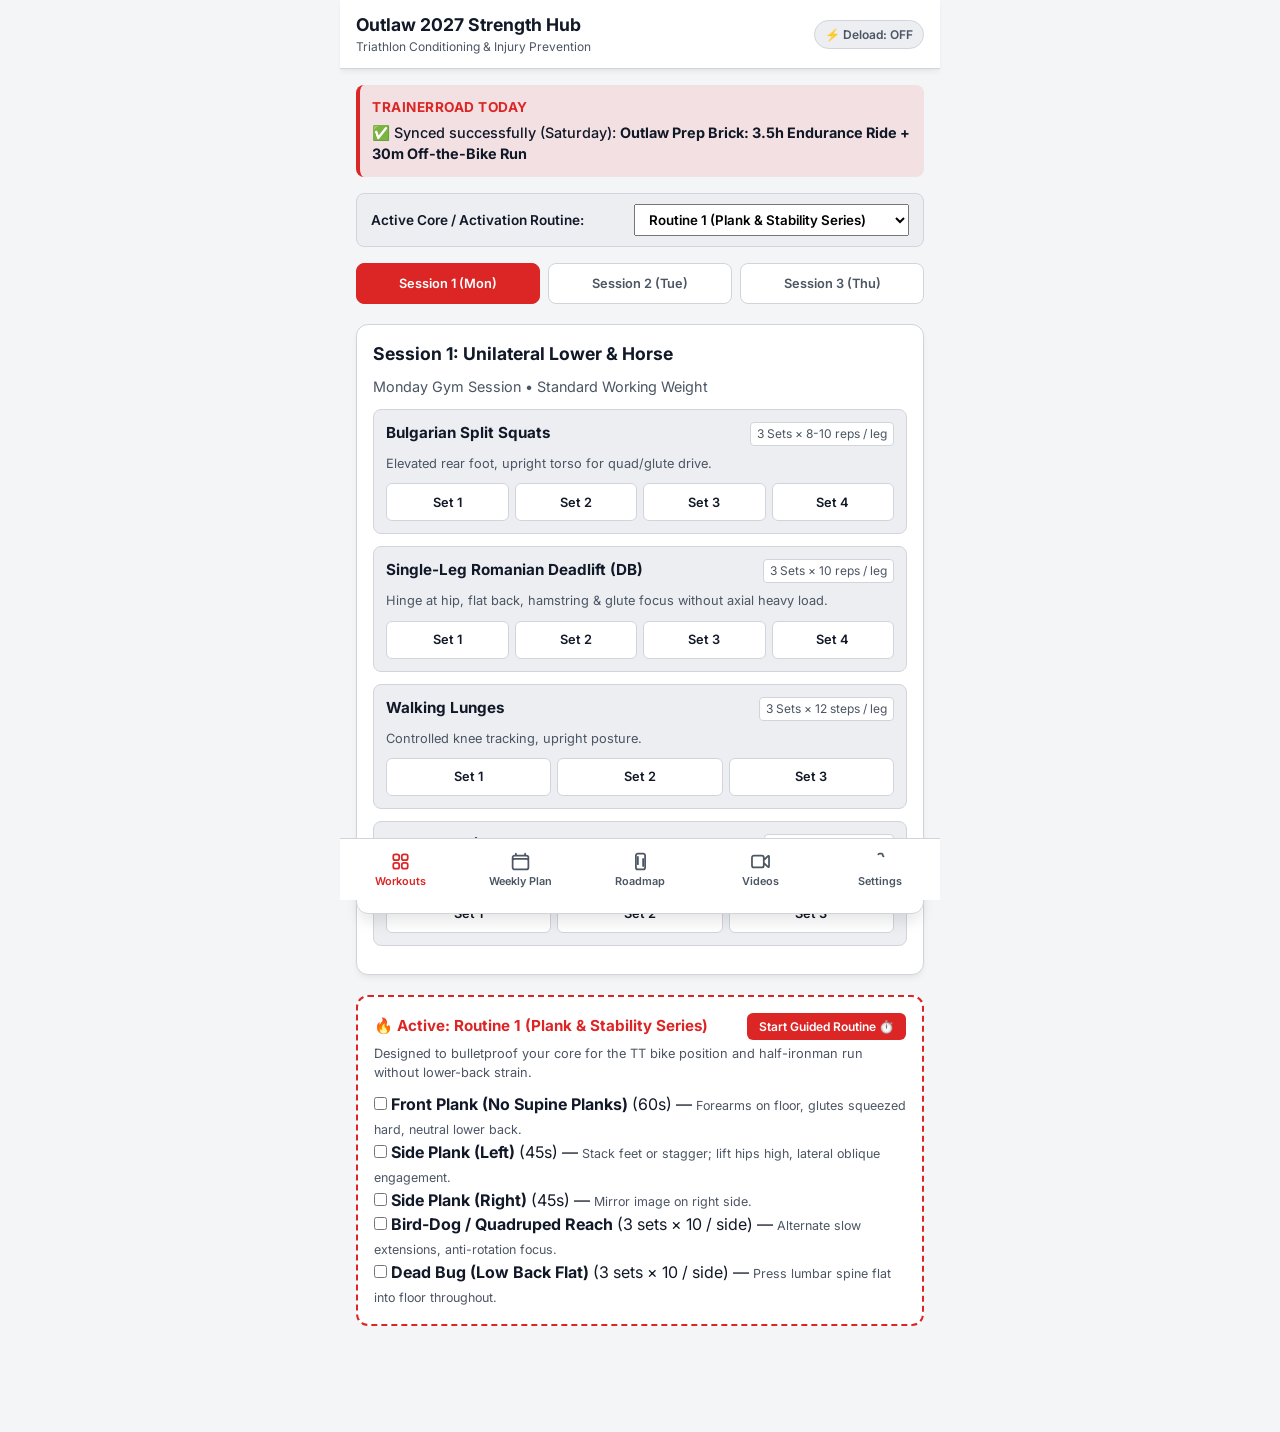
<file: gym.html>
<!DOCTYPE html>
<html lang="en">
<head>
    <meta charset="UTF-8">
    <meta name="viewport" content="width=device-width, initial-scale=1.0, maximum-scale=1.0, user-scalable=no">
    <title>Outlaw 2027 Triathlon Strength Hub</title>
    <link rel="manifest" href='data:application/manifest+json;charset=utf-8,%7B%22name%22%3A%22Outlaw+2027+Strength+Hub%22%2C%22short_name%22%3A%22OutlawStrength%22%2C%22start_url%22%3A%22.%22%2C%22display%22%3A%22standalone%22%2C%22background_color%22%3A%22%23f4f5f7%22%2C%22theme_color%22%3A%22%23dc2626%22%2C%22icons%22%3A%5B%7B%22src%22%3A%22data%3Aimage%2Fsvg%2Bxml%253Butf-8%2C%253Csvg%2520xmlns%253D%2522http%253A%252F%252Fwww.w3.org%252F2000%252Fsvg%2522%2520viewBox%253D%25220%25200%2520512%2520512%2522%253E%253Crect%2520width%253D%2522512%2522%2520height%253D%2522512%2522%2520rx%253D%2522112%2522%2520fill%253D%2522%2523dc2626%2522%252F%253E%253Ctext%2520x%253D%2522256%2522%2520y%253D%2522295%2522%2520font-family%253D%2522sans-serif%2522%2520font-weight%253D%2522800%2522%2520font-size%253D%2522150%2522%2520fill%253D%2522%2523ffffff%2522%2520text-anchor%253D%2522middle%2522%253EO27%253C%252Ftext%253E%253Ctext%2520x%253D%2522256%2522%2520y%253D%2522365%2522%2520font-family%253D%2522sans-serif%2522%2520font-weight%253D%2522700%2522%2520font-size%253D%252238%2522%2520fill%253D%2522%2523fca5a5%2522%2520text-anchor%253D%2522middle%2522%2520letter-spacing%253D%25224%2522%253ESTRENGTH%253C%252Ftext%253E%253C%252Fsvg%253E%22%2C%22sizes%22%3A%22512x512%22%2C%22type%22%3A%22image%2Fsvg%2Bxml%22%7D%5D%7D'>
    <link rel="icon" type="image/svg+xml" href='data:image/svg+xml;utf-8,<svg xmlns="http://www.w3.org/2000/svg" viewBox="0 0 512 512"><rect width="512" height="512" rx="112" fill="%23dc2626"/><text x="256" y="295" font-family="sans-serif" font-weight="800" font-size="150" fill="%23ffffff" text-anchor="middle">O27</text></svg>'>
    <link rel="apple-touch-icon" href='data:image/svg+xml;utf-8,<svg xmlns="http://www.w3.org/2000/svg" viewBox="0 0 512 512"><rect width="512" height="512" rx="112" fill="%23dc2626"/><text x="256" y="295" font-family="sans-serif" font-weight="800" font-size="150" fill="%23ffffff" text-anchor="middle">O27</text></svg>'>
    <meta name="theme-color" content="#dc2626">
    <link href="https://fonts.googleapis.com/css2?family=Inter:wght@400;500;600;700;800&display=swap" rel="stylesheet">
    <style>
        :root {
            --bg-primary: #f4f5f7;
            --surface: #ffffff;
            --surface-alt: #eceef2;
            --text-main: #111827;
            --text-muted: #4b5563;
            --border: #d1d5db;
            --primary: #dc2626;
            --primary-hover: #b91c1c;
            --primary-light: rgba(220, 38, 38, 0.1);
            --accent-amber: #d97706;
            --accent-amber-light: rgba(217, 119, 6, 0.1);
            --success: #16a34a;
            --success-light: rgba(22, 163, 74, 0.1);
            --radius: 12px;
            --shadow: 0 4px 6px -1px rgba(0, 0, 0, 0.05), 0 2px 4px -1px rgba(0, 0, 0, 0.03);
        }

        [data-theme="dark"] {
            --bg-primary: #0f172a;
            --surface: #1e293b;
            --surface-alt: #334155;
            --text-main: #f8fafc;
            --text-muted: #94a3b8;
            --border: #475569;
            --primary: #ef4444;
            --primary-hover: #dc2626;
            --primary-light: rgba(239, 68, 68, 0.15);
            --accent-amber: #f59e0b;
            --accent-amber-light: rgba(245, 158, 11, 0.15);
            --success: #22c55e;
            --success-light: rgba(34, 197, 94, 0.15);
            --shadow: 0 4px 6px -1px rgba(0, 0, 0, 0.3);
        }

        * {
            box-sizing: border-box;
            margin: 0;
            padding: 0;
            font-family: 'Inter', sans-serif;
            -webkit-tap-highlight-color: transparent;
        }

        body {
            background-color: var(--bg-primary);
            color: var(--text-main);
            line-height: 1.5;
            padding-bottom: 90px;
            max-width: 600px;
            margin: 0 auto;
            position: relative;
            min-height: 100vh;
        }

        header {
            position: sticky;
            top: 0;
            background: var(--surface);
            border-bottom: 1px solid var(--border);
            padding: 12px 16px;
            display: flex;
            justify-content: space-between;
            align-items: center;
            z-index: 100;
            box-shadow: var(--shadow);
        }

        .header-title h1 {
            font-size: 1.1rem;
            font-weight: 700;
            color: var(--text-main);
        }

        .header-title p {
            font-size: 0.75rem;
            color: var(--text-muted);
        }

        .header-controls {
            display: flex;
            align-items: center;
            gap: 8px;
        }

        .deload-pill {
            background: var(--surface-alt);
            border: 1px solid var(--border);
            padding: 6px 10px;
            border-radius: 20px;
            font-size: 0.75rem;
            font-weight: 600;
            cursor: pointer;
            display: flex;
            align-items: center;
            gap: 4px;
            color: var(--text-muted);
            transition: all 0.2s;
        }

        .deload-pill.active {
            background: var(--accent-amber-light);
            border-color: var(--accent-amber);
            color: var(--accent-amber);
        }

        main {
            padding: 16px;
        }

        .tab-content {
            display: none;
        }

        .tab-content.active {
            display: block;
        }

        .card {
            background: var(--surface);
            border: 1px solid var(--border);
            border-radius: var(--radius);
            padding: 16px;
            margin-bottom: 16px;
            box-shadow: var(--shadow);
        }

        .card h2 {
            font-size: 1.1rem;
            font-weight: 700;
            margin-bottom: 8px;
            color: var(--text-main);
        }

        .card p {
            font-size: 0.9rem;
            color: var(--text-muted);
            margin-bottom: 12px;
        }

        .tr-banner {
            background: var(--primary-light);
            border-left: 4px solid var(--primary);
            padding: 12px;
            border-radius: 8px;
            margin-bottom: 16px;
        }
        .tr-banner h3 {
            font-size: 0.85rem;
            font-weight: 700;
            color: var(--primary);
            text-transform: uppercase;
            letter-spacing: 0.5px;
            margin-bottom: 4px;
        }
        .tr-banner p {
            font-size: 0.9rem;
            color: var(--text-main);
            margin: 0;
            font-weight: 500;
        }

        .deload-banner {
            background: var(--accent-amber-light);
            border: 1px solid var(--accent-amber);
            border-left: 4px solid var(--accent-amber);
            padding: 12px;
            border-radius: 8px;
            margin-bottom: 16px;
            display: none;
        }
        .deload-banner.visible {
            display: block;
        }
        .deload-banner h3 {
            font-size: 0.85rem;
            font-weight: 700;
            color: var(--accent-amber);
            text-transform: uppercase;
            margin-bottom: 4px;
        }
        .deload-banner p {
            font-size: 0.85rem;
            color: var(--text-main);
            margin: 0;
        }

        .session-tabs {
            display: flex;
            gap: 8px;
            margin-bottom: 16px;
            overflow-x: auto;
            padding-bottom: 4px;
        }

        .session-tab {
            flex: 1;
            min-width: 100px;
            background: var(--surface);
            border: 1px solid var(--border);
            padding: 10px 12px;
            border-radius: 8px;
            font-size: 0.8rem;
            font-weight: 600;
            text-align: center;
            cursor: pointer;
            color: var(--text-muted);
            transition: all 0.2s;
        }

        .session-tab.active {
            background: var(--primary);
            color: white;
            border-color: var(--primary);
        }

        .exercise-item {
            background: var(--surface-alt);
            border: 1px solid var(--border);
            border-radius: 8px;
            padding: 12px;
            margin-bottom: 12px;
        }

        .exercise-header {
            display: flex;
            justify-content: space-between;
            align-items: flex-start;
            margin-bottom: 8px;
        }

        .exercise-name {
            font-weight: 700;
            font-size: 0.95rem;
            color: var(--text-main);
        }

        .exercise-meta {
            font-size: 0.75rem;
            color: var(--text-muted);
            background: var(--surface);
            padding: 2px 6px;
            border-radius: 4px;
            border: 1px solid var(--border);
        }

        .exercise-notes {
            font-size: 0.8rem;
            color: var(--text-muted);
            margin-bottom: 10px;
        }

        .sets-grid {
            display: flex;
            gap: 6px;
            flex-wrap: wrap;
        }

        .set-btn {
            flex: 1;
            min-width: 44px;
            height: 38px;
            background: var(--surface);
            border: 1px solid var(--border);
            border-radius: 6px;
            font-size: 0.8rem;
            font-weight: 600;
            cursor: pointer;
            color: var(--text-main);
            display: flex;
            flex-direction: column;
            align-items: center;
            justify-content: center;
            transition: all 0.15s;
        }

        .set-btn.completed {
            background: var(--success);
            color: white;
            border-color: var(--success);
        }

        .set-btn span {
            font-size: 0.65rem;
            opacity: 0.8;
        }

        .timer-bar {
            position: fixed;
            bottom: 70px;
            left: 16px;
            right: 16px;
            max-width: 568px;
            margin: 0 auto;
            background: var(--surface);
            border: 1px solid var(--border);
            border-radius: var(--radius);
            padding: 10px 16px;
            display: flex;
            justify-content: space-between;
            align-items: center;
            box-shadow: 0 10px 15px -3px rgba(0, 0, 0, 0.1);
            z-index: 99;
            transform: translateY(120%);
            transition: transform 0.3s cubic-bezier(0.16, 1, 0.3, 1);
        }

        .timer-bar.active {
            transform: translateY(0);
        }

        .timer-info {
            display: flex;
            align-items: center;
            gap: 12px;
        }

        .timer-display {
            font-size: 1.25rem;
            font-weight: 800;
            color: var(--primary);
            font-variant-numeric: tabular-nums;
        }

        .timer-label {
            font-size: 0.75rem;
            color: var(--text-muted);
            text-transform: uppercase;
            letter-spacing: 0.5px;
        }

        .timer-actions {
            display: flex;
            gap: 6px;
        }

        .btn {
            background: var(--primary);
            color: white;
            border: none;
            padding: 6px 12px;
            border-radius: 6px;
            font-size: 0.75rem;
            font-weight: 600;
            cursor: pointer;
            text-decoration: none;
            display: inline-flex;
            align-items: center;
            gap: 4px;
        }

        .btn-secondary {
            background: var(--surface-alt);
            color: var(--text-main);
            border: 1px solid var(--border);
        }

        .routine1-box {
            background: var(--surface);
            border: 2px dashed var(--primary);
            border-radius: var(--radius);
            padding: 16px;
            margin-top: 20px;
        }

        .routine1-box h3 {
            font-size: 0.95rem;
            font-weight: 700;
            color: var(--primary);
            margin-bottom: 4px;
            display: flex;
            align-items: center;
            justify-content: space-between;
        }

        .routine1-box p {
            font-size: 0.8rem;
            color: var(--text-muted);
            margin-bottom: 10px;
        }

        .routine-modal {
            position: fixed;
            top: 0;
            left: 0;
            right: 0;
            bottom: 0;
            background: rgba(0, 0, 0, 0.7);
            z-index: 200;
            display: flex;
            align-items: center;
            justify-content: center;
            padding: 16px;
            display: none;
        }

        .routine-modal.active {
            display: flex;
        }

        .routine-modal-card {
            background: var(--surface);
            width: 100%;
            max-width: 420px;
            border-radius: var(--radius);
            padding: 24px;
            text-align: center;
            box-shadow: 0 20px 25px -5px rgba(0, 0, 0, 0.3);
            position: relative;
        }

        .routine-timer-display {
            font-size: 3rem;
            font-weight: 800;
            color: var(--primary);
            margin: 16px 0;
            font-variant-numeric: tabular-nums;
        }

        .routine-current-name {
            font-size: 1.2rem;
            font-weight: 700;
            margin-bottom: 4px;
        }

        .routine-status-badge {
            display: inline-block;
            background: var(--primary-light);
            color: var(--primary);
            padding: 4px 10px;
            border-radius: 20px;
            font-size: 0.75rem;
            font-weight: 700;
            text-transform: uppercase;
            margin-bottom: 16px;
        }

        .routine-next-preview {
            font-size: 0.85rem;
            color: var(--text-muted);
            margin-bottom: 20px;
            background: var(--surface-alt);
            padding: 8px;
            border-radius: 6px;
        }

        .routine-modal-controls {
            display: flex;
            gap: 8px;
            justify-content: center;
        }

        nav.bottom-nav {
            position: fixed;
            bottom: 0;
            left: 0;
            right: 0;
            background: var(--surface);
            border-top: 1px solid var(--border);
            display: flex;
            justify-content: space-around;
            padding: 8px 0;
            z-index: 101;
            max-width: 600px;
            margin: 0 auto;
        }

        .nav-item {
            flex: 1;
            display: flex;
            flex-direction: column;
            align-items: center;
            background: none;
            border: none;
            color: var(--text-muted);
            font-size: 0.68rem;
            font-weight: 600;
            cursor: pointer;
            padding: 4px 0;
            gap: 2px;
            transition: color 0.2s;
        }

        .nav-item svg {
            width: 21px;
            height: 21px;
            stroke: currentColor;
            stroke-width: 2;
            fill: none;
        }

        .nav-item.active {
            color: var(--primary);
        }

        .roadmap-month {
            background: var(--surface);
            border: 1px solid var(--border);
            border-radius: 8px;
            padding: 14px;
            margin-bottom: 12px;
        }

        .roadmap-month h3 {
            font-size: 0.95rem;
            color: var(--primary);
            margin-bottom: 6px;
        }

        .folder-details {
            border: 1px solid var(--border);
            border-radius: 8px;
            margin-bottom: 10px;
            background: var(--surface);
            overflow: hidden;
        }

        .folder-summary {
            padding: 12px;
            font-weight: 700;
            font-size: 0.9rem;
            cursor: pointer;
            display: flex;
            justify-content: space-between;
            align-items: center;
            background: var(--surface-alt);
            list-style: none;
        }

        .folder-summary::-webkit-details-marker {
            display: none;
        }

        .subfolder-details {
            border: 1px solid var(--border);
            border-radius: 6px;
            margin-bottom: 8px;
            background: var(--bg-primary);
        }

        .subfolder-summary {
            padding: 8px 10px;
            font-weight: 600;
            font-size: 0.85rem;
            cursor: pointer;
            display: flex;
            justify-content: space-between;
            align-items: center;
            list-style: none;
        }

        .subfolder-summary::-webkit-details-marker {
            display: none;
        }

        .video-list {
            padding: 6px 10px 10px 10px;
            border-top: 1px solid var(--border);
            display: flex;
            flex-direction: column;
            gap: 6px;
            background: var(--surface);
        }

        .video-row {
            display: flex;
            align-items: center;
            justify-content: space-between;
            padding: 8px 10px;
            background: var(--surface-alt);
            border-radius: 6px;
            border: 1px solid transparent;
            transition: border-color 0.15s;
        }

        .video-row.completed {
            background: var(--success-light);
            border-color: var(--success);
        }

        .video-row.completed .video-title-text {
            text-decoration: line-through;
            opacity: 0.7;
        }

        .video-row-left {
            display: flex;
            align-items: center;
            gap: 8px;
            flex: 1;
            cursor: pointer;
        }

        .video-row-left input[type="checkbox"] {
            width: 16px;
            height: 16px;
            accent-color: var(--success);
            cursor: pointer;
        }

        .video-title-text {
            font-size: 0.82rem;
            font-weight: 500;
            color: var(--text-main);
        }

        .video-link-badge {
            font-size: 0.7rem;
            font-weight: 700;
            color: var(--primary);
            background: var(--primary-light);
            padding: 3px 8px;
            border-radius: 4px;
            text-decoration: none;
            white-space: nowrap;
        }

        .form-group {
            margin-bottom: 14px;
        }

        .form-group label {
            display: block;
            font-size: 0.85rem;
            font-weight: 600;
            margin-bottom: 4px;
        }

        .form-group select, .form-group input {
            width: 100%;
            padding: 10px;
            background: var(--surface-alt);
            border: 1px solid var(--border);
            border-radius: 6px;
            color: var(--text-main);
            font-size: 0.9rem;
        }

        .toggle-container {
            display: flex;
            align-items: center;
            justify-content: space-between;
            background: var(--surface-alt);
            padding: 10px 14px;
            border-radius: 8px;
            margin-bottom: 16px;
            border: 1px solid var(--border);
        }
        .toggle-container label {
            font-size: 0.85rem;
            font-weight: 600;
            color: var(--text-main);
            margin: 0;
            cursor: pointer;
        }
        .toggle-switch {
            position: relative;
            display: inline-block;
            width: 44px;
            height: 24px;
        }
        .toggle-switch input {
            opacity: 0;
            width: 0;
            height: 0;
        }
        .slider {
            position: absolute;
            cursor: pointer;
            top: 0; left: 0; right: 0; bottom: 0;
            background-color: var(--border);
            transition: .3s;
            border-radius: 24px;
        }
        .slider:before {
            position: absolute;
            content: "";
            height: 18px;
            width: 18px;
            left: 3px;
            bottom: 3px;
            background-color: white;
            transition: .3s;
            border-radius: 50%;
        }
        input:checked + .slider {
            background-color: var(--primary);
        }
        input:checked + .slider:before {
            transform: translateX(20px);
        }
    </style>
</head>
<body>

    <header>
        <div class="header-title">
            <h1>Outlaw 2027 Strength Hub</h1>
            <p>Triathlon Conditioning & Injury Prevention</p>
        </div>
        <div class="header-controls">
            <button class="deload-pill" id="deloadPill" onclick="toggleDeload()">
                <span>⚡ Deload: OFF</span>
            </button>
        </div>
    </header>

    <main>
        <!-- TAB 1: WORKOUTS -->
        <div id="tab-workouts" class="tab-content active">
            <div class="tr-banner" id="trBanner">
                <h3>TrainerRoad Today</h3>
                <p id="trTodayText">Offline / Simulated Sync Active</p>
            </div>

            <div class="deload-banner" id="deloadBanner">
                <h3>Recovery Week Active</h3>
                <p>Heavy gym lifting is paused this week. Focus on easy mobility, sleep, and absorption of endurance volume. Core routines can be done at 50% effort.</p>
            </div>

            <!-- Core Routine Selector Toggle / Dropdown -->
            <div class="toggle-container">
                <label for="coreRoutineSelect">Active Core / Activation Routine:</label>
                <select id="coreRoutineSelect" onchange="switchCoreRoutine(this.value)" style="width: auto; padding: 6px 10px; font-weight: 600;">
                    <option value="routine1">Routine 1 (Plank & Stability Series)</option>
                    <option value="routine2">Routine 2 (Dynamic Core & Rotation)</option>
                </select>
            </div>

            <div class="session-tabs">
                <div class="session-tab active" onclick="switchSession(1)" id="stab-1">Session 1 (Mon)</div>
                <div class="session-tab" onclick="switchSession(2)" id="stab-2">Session 2 (Tue)</div>
                <div class="session-tab" onclick="switchSession(3)" id="stab-3">Session 3 (Thu)</div>
            </div>

            <div id="workoutContainer">
                <div class="card"><p>Loading workouts configuration...</p></div>
            </div>
        </div>

        <!-- TAB 2: WEEKLY PLAN -->
        <div id="tab-weekly" class="tab-content">
            <div class="card">
                <h2>Weekly Structure</h2>
                <p>Optimized for 3 deadlift-free strength sessions integrated with your TrainerRoad bike/run plan.</p>
                <div id="weeklyPlanContainer"></div>
            </div>
        </div>

        <!-- TAB 3: ROADMAP -->
        <div id="tab-roadmap" class="tab-content">
            <div class="card">
                <h2>8-Month Periodization Roadmap</h2>
                <p>Progression leading up to Outlaw Triathlon July 2027.</p>
                
                <div class="roadmap-month">
                    <h3>Winter Base (Nov - Jan)</h3>
                    <p>Build unilateral stability, posterior chain resilience, and upper back posture. 3 strength sessions/week.</p>
                </div>
                <div class="roadmap-month">
                    <h3>Spring Build (Feb - Apr)</h3>
                    <p>Transition to 2 strength sessions/week. Focus on force transfer and knee/ankle durability for long runs.</p>
                </div>
                <div class="roadmap-month">
                    <h3>Specialty & Peak (May - Jun)</h3>
                    <p>Maintenance mode (1-2 short sessions/week). Prioritize race-pace specificity, taper freshness, and recovery.</p>
                </div>
                <div class="roadmap-month">
                    <h3>Race Month (July 2027)</h3>
                    <p>Outlaw Race execution. Zero heavy lifting in race week; mobility & activation only.</p>
                </div>
            </div>
        </div>

        <!-- TAB 4: VIDEOS -->
        <div id="tab-videos" class="tab-content">
            <div class="card">
                <div style="display:flex; justify-content:space-between; align-items:center; margin-bottom:8px;">
                    <h2 style="margin:0;">Training Video Library</h2>
                    <a href="https://drive.google.com/drive/folders/1xgV_yxiyzNLju992_SZKCOxVmvLFisMX?usp=drive_link" target="_blank" rel="noopener" class="btn">Open Root Folder ↗</a>
                </div>
                <p>Track your watched videos with persistent local storage. Click any video to mark it done.</p>
                <div id="videoHierarchyContainer">
                    <p>Loading video library structure...</p>
                </div>
            </div>
        </div>

        <!-- TAB 5: SETTINGS -->
        <div id="tab-settings" class="tab-content">
            <div class="card">
                <h2>Gym Strength Days</h2>
                <p>Configure which days of the week you perform your 3 strength sessions.</p>
                
                <div class="form-group">
                    <label for="gymDay1">Session 1 Day</label>
                    <select id="gymDay1" onchange="saveGymDays()">
                        <option value="Monday">Monday</option>
                        <option value="Tuesday">Tuesday</option>
                        <option value="Wednesday">Wednesday</option>
                        <option value="Thursday">Thursday</option>
                        <option value="Friday">Friday</option>
                        <option value="Saturday">Saturday</option>
                        <option value="Sunday">Sunday</option>
                    </select>
                </div>

                <div class="form-group">
                    <label for="gymDay2">Session 2 Day</label>
                    <select id="gymDay2" onchange="saveGymDays()">
                        <option value="Monday">Monday</option>
                        <option value="Tuesday">Tuesday</option>
                        <option value="Wednesday">Wednesday</option>
                        <option value="Thursday">Thursday</option>
                        <option value="Friday">Friday</option>
                        <option value="Saturday">Saturday</option>
                        <option value="Sunday">Sunday</option>
                    </select>
                </div>

                <div class="form-group">
                    <label for="gymDay3">Session 3 Day</label>
                    <select id="gymDay3" onchange="saveGymDays()">
                        <option value="Monday">Monday</option>
                        <option value="Tuesday">Tuesday</option>
                        <option value="Wednesday">Wednesday</option>
                        <option value="Thursday">Thursday</option>
                        <option value="Friday">Friday</option>
                        <option value="Saturday">Saturday</option>
                        <option value="Sunday">Sunday</option>
                    </select>
                </div>
            </div>

            <div class="card">
                <h2>Data & Sync</h2>
                <p>Manage app cache, rest timer settings, and offline fallback simulation.</p>
                <div class="form-group">
                    <label for="icsUrl">TrainerRoad ICS URL / Calendar Feed</label>
                    <input type="text" id="icsUrl" placeholder="https://app.trainerroad.com/calendar/..." onchange="saveICSUrl()">
                </div>
                <button class="btn" onclick="syncCalendar()">Sync Now (Simulated Fallback)</button>
                <button class="btn btn-secondary" onclick="resetAppData()" style="margin-left: 8px;">Reset Progress</button>
            </div>
        </div>
    </main>

    <!-- Rest Timer Floating Bar -->
    <div class="timer-bar" id="timerBar">
        <div class="timer-info">
            <div>
                <div class="timer-label" id="timerLabel">Rest Timer</div>
                <div class="timer-display" id="timerDisplay">01:30</div>
            </div>
        </div>
        <div class="timer-actions">
            <button class="btn btn-secondary" onclick="adjustTimer(-15)">-15s</button>
            <button class="btn" onclick="adjustTimer(15)">+15s</button>
            <button class="btn btn-secondary" onclick="stopTimer()">Stop</button>
        </div>
    </div>

    <!-- Interactive Core Routine Modal -->
    <div class="routine-modal" id="routineModal">
        <div class="routine-modal-card">
            <div class="routine-status-badge" id="routineStatusBadge">Working Set</div>
            <div class="routine-current-name" id="routineCurrentName">Front plank</div>
            <div class="routine-timer-display" id="routineTimerDisplay">01:00</div>
            <div class="routine-next-preview" id="routineNextPreview">Next: Side plank (Left)</div>
            <div class="routine-modal-controls">
                <button class="btn btn-secondary" onclick="pauseRoutineTimer()" id="routinePauseBtn">Pause</button>
                <button class="btn" onclick="skipRoutineStep()">Skip</button>
                <button class="btn btn-secondary" onclick="closeRoutineModal()">Exit</button>
            </div>
        </div>
    </div>

    <!-- Bottom Navigation -->
    <nav class="bottom-nav">
        <button class="nav-item active" onclick="switchTab('workouts', this)">
            <svg viewBox="0 0 24 24"><path stroke-linecap="round" stroke-linejoin="round" d="M3.75 6A2.25 2.25 0 016 3.75h2.25A2.25 2.25 0 0110.5 6v2.25a2.25 2.25 0 01-2.25 2.25H6a2.25 2.25 0 01-2.25-2.25V6zM3.75 15.75A2.25 2.25 0 016 13.5h2.25a2.25 2.25 0 012.25 2.25V18a2.25 2.25 0 01-2.25 2.25H6A2.25 2.25 0 013.75 18v-2.25zM13.5 6a2.25 2.25 0 012.25-2.25H18A2.25 2.25 0 0120.25 6v2.25A2.25 2.25 0 0118 10.5h-2.25a2.25 2.25 0 01-2.25-2.25V6zM13.5 15.75a2.25 2.25 0 012.25-2.25H18a2.25 2.25 0 012.25 2.25V18A2.25 2.25 0 0118 20.25h-2.25A2.25 2.25 0 0113.5 18v-2.25z"/></svg>
            Workouts
        </button>
        <button class="nav-item" onclick="switchTab('weekly', this)">
            <svg viewBox="0 0 24 24"><path stroke-linecap="round" stroke-linejoin="round" d="M6.75 3v2.25M17.25 3v2.25M3 18.75V7.5a2.25 2.25 0 012.25-2.25h13.5A2.25 2.25 0 0121 7.5v11.25m-18 0A2.25 2.25 0 005.25 21h13.5A2.25 2.25 0 0021 18.75m-18 0v-7.5A2.25 2.25 0 015.25 9h13.5A2.25 2.25 0 0121 11.25v7.5"/></svg>
            Weekly Plan
        </button>
        <button class="nav-item" onclick="switchTab('roadmap', this)">
            <svg viewBox="0 0 24 24"><path stroke-linecap="round" stroke-linejoin="round" d="M9 6.75V15m6-6v8.25m.5 3.75H9a2.25 2.25 0 01-2.25-2.25V5.25A2.25 2.25 0 019 3h6a2.25 2.25 0 012.25 2.25v13.5A2.25 2.25 0 0115 21z"/></svg>
            Roadmap
        </button>
        <button class="nav-item" onclick="switchTab('videos', this)">
            <svg viewBox="0 0 24 24"><path stroke-linecap="round" stroke-linejoin="round" d="M15.75 10.5l4.72-4.72a.75.75 0 011.28.53v11.38a.75.75 0 01-1.28.53l-4.72-4.72M4.5 18.75h9a2.25 2.25 0 002.25-2.25v-9a2.25 2.25 0 00-2.25-2.25h-9A2.25 2.25 0 002.25 7.5v9a2.25 2.25 0 002.25 2.25z"/></svg>
            Videos
        </button>
        <button class="nav-item" onclick="switchTab('settings', this)">
            <svg viewBox="0 0 24 24"><path stroke-linecap="round" stroke-linejoin="round" d="M9.594 3.94c.09-.542.56-.94 1.11-.94h2.593c.55 0 1.02.398 1.11.94l.213 1.281c.063.374.313.686.645.87.074.04.147.083.22.1"/></svg>
            Settings
        </button>
    </nav>

    <script>
        // VIDEO LIBRARY & FOLDER DATA (Full Google Drive structure + Routine 2 data integrated)
        const VIDEO_LIBRARY_DATA = [
            {
                name: "2 Week Burner",
                url: "https://drive.google.com/drive/folders/1BMcjEdZKvCHpLGgdP4LLWfuQCg5IizHB",
                subfolders: [
                    {
                        name: "Week 1",
                        url: "https://drive.google.com/drive/folders/1HMh6tbN3vstpGSDbNsQKxWdOZBLQnbLm",
                        videos: [
                            { id: "v_2wb_w1_d1", title: "Day 1 - Introduction & Glute Focus.mp4", url: "https://drive.google.com/file/d/1DoO5NhyYY6oITsq7pwv6WaKr0DfsXcUq/view?usp=drivesdk" },
                            { id: "v_2wb_w1_d2", title: "Day 2 - Core Focus.mp4", url: "https://drive.google.com/file/d/1Ug9JavbE1w8_YcmEN5HdBTkqUM0k2e3X/view?usp=drivesdk" },
                            { id: "v_2wb_w1_d3", title: "Day 3 - Pelvic Stability.mp4", url: "https://drive.google.com/file/d/1b0gD_Smq9TgdOlxjly6abyg6i6ywY_EQ/view?usp=drivesdk" },
                            { id: "v_2wb_w1_d4", title: "Day 4 - Glute Focus.mp4", url: "https://drive.google.com/file/d/1hXQUsjW1IhK7F6dp4_EM_15-fYZ6OnmW/view?usp=drivesdk" },
                            { id: "v_2wb_w1_d5", title: "Day 5 - Core Focus.mp4", url: "https://drive.google.com/file/d/1RrvflHvLc998WzAfpKxxHgPaPaco2iEk/view?usp=drivesdk" }
                        ]
                    },
                    {
                        name: "Week 2",
                        url: "https://drive.google.com/drive/folders/1mhZReS2_C0adiIBHOdLnXPNo2vpQQ0o_",
                        videos: [
                            { id: "v_2wb_w2_d1", title: "Day 1 - Pelvic Stability.mp4", url: "https://drive.google.com/file/d/1XxMQI38On87zDesYKtD6LwVWdmrQwiLb/view?usp=drivesdk" },
                            { id: "v_2wb_w2_d2", title: "Day 2 - Glute Focus.mp4", url: "https://drive.google.com/file/d/1TR6lTTAFRwJEaBXoRBWcIrZVkfPO0-f2/view?usp=drivesdk" },
                            { id: "v_2wb_w2_d3", title: "Day 3 - Core Focus.mp4", url: "https://drive.google.com/file/d/1DctbvLUE3E99bNTrfo9PPeM4beB9cXxT/view?usp=drivesdk" },
                            { id: "v_2wb_w2_d4", title: "Day 4 - Pelvic Stability.mp4", url: "https://drive.google.com/file/d/1iwqSyL4FQCR23cEEoa8Dkyvca_4ak0HZ/view?usp=drivesdk" },
                            { id: "v_2wb_w2_d5", title: "Day 5 - Glute Focus.mp4", url: "https://drive.google.com/file/d/1sPdfyJLzd6s2oN1Nsch3OS8nexyVqpb8/view?usp=drivesdk" }
                        ]
                    }
                ]
            },
            {
                name: "Upper Body Burner",
                url: "https://drive.google.com/drive/folders/1H_YKG-9_xAlOJrshjK1JV_bIUCvtfoNO",
                subfolders: [
                    {
                        name: "Week 1",
                        url: "https://drive.google.com/drive/folders/1ZzQFzsRbkTJ-ZXWj-eKHYrfkRVDcL6dw",
                        videos: [
                            { id: "v_ubb_w1_d1", title: "Day 1.mp4", url: "https://drive.google.com/file/d/1H17m6kCdxl3TcvIM4PULeMo2MeH5oPxk/view?usp=drivesdk" },
                            { id: "v_ubb_w1_d2", title: "Day 2.mp4", url: "https://drive.google.com/file/d/1oNOZ15wASqT7hGpO3fLh1_IqhY1dAhGl/view?usp=drivesdk" },
                            { id: "v_ubb_w1_d3", title: "Day 3.mp4", url: "https://drive.google.com/file/d/1jdc9yiYv9JCOSP2BSxW8t4Vs9XJF8ctD/view?usp=drivesdk" },
                            { id: "v_ubb_w1_d4", title: "Day 4.mp4", url: "https://drive.google.com/file/d/1J5LwkUCiyKKd7y1VujXzpV7noF4tG0zO/view?usp=drivesdk" },
                            { id: "v_ubb_w1_d5", title: "Day 5.mp4", url: "https://drive.google.com/file/d/1UDdtZUBdR3dTzsENbYvw0EJB6T9LoHvJ/view?usp=drivesdk" }
                        ]
                    },
                    {
                        name: "Week 2",
                        url: "https://drive.google.com/drive/folders/1bKwWJeSzq5Zm6drAdF5kV9CtaTZvsRpD",
                        videos: [
                            { id: "v_ubb_w2_d1", title: "Day 1.mp4", url: "https://drive.google.com/file/d/1cLTjXnI-F0NZGnWXKiWsqHpDMTaepY-0/view?usp=drivesdk" },
                            { id: "v_ubb_w2_d2", title: "Day 2.mp4", url: "https://drive.google.com/file/d/1Rqu61BczWDSsEWLtONu6GAubpADm2Zyj/view?usp=drivesdk" },
                            { id: "v_ubb_w2_d3", title: "Day 3.mp4", url: "https://drive.google.com/file/d/1zJ43zWy6aLckMfn0j9GoLSWOsZculvZg/view?usp=drivesdk" },
                            { id: "v_ubb_w2_d4", title: "Day 4.mp4", url: "https://drive.google.com/file/d/1JSdPTfUm6xy2umKLIpMhxAY4De8LxjHW/view?usp=drivesdk" },
                            { id: "v_ubb_w2_d5", title: "Day 5.mp4", url: "https://drive.google.com/file/d/15LahB4inP9dEXSbZ4O1qC4PYuV3dWkeb/view?usp=drivesdk" }
                        ]
                    }
                ]
            },
            {
                name: "Beginner 1 Month",
                url: "https://drive.google.com/drive/folders/1lkHWzO7mBAKqX1u3VmTKhKLvIzVcNDcR",
                subfolders: [
                    {
                        name: "Week 1",
                        url: "https://drive.google.com/drive/folders/1W_BAY7Dq4VWMgLHmJj7H_-NDbzhIJ9_H",
                        videos: [
                            { id: "v_beg_w1_d1", title: "Day 1 - Whole Body Routine.mp4", url: "https://drive.google.com/file/d/1bbuW2m6jcHiNTaMOQFzFyWx2cacAWi2L/view?usp=drivesdk" },
                            { id: "v_beg_w1_d2", title: "Day 2 - Core & Stability.mp4", url: "https://drive.google.com/file/d/1OIHHXD4Zc6N05tT-8xoIBuRzy1Dhd-pM/view?usp=drivesdk" },
                            { id: "v_beg_w1_d3", title: "Day 3 - Leg Focus.mp4", url: "https://drive.google.com/file/d/19ePHlGFJ71r1Kx3mDbqArmzw9N26tiUW/view?usp=drivesdk" }
                        ]
                    },
                    {
                        name: "Week 2",
                        url: "https://drive.google.com/drive/folders/1WZ-ZsMD_3XSzBEm83ikIVFWAIXzrGwVe",
                        videos: [
                            { id: "v_beg_w2_d1", title: "Day 1 - Whole Body Routine.mp4", url: "https://drive.google.com/file/d/1R6TFQeYqhkOLn23eSzL4fE05melg8l6M/view?usp=drivesdk" }
                        ]
                    },
                    {
                        name: "Week 3",
                        url: "https://drive.google.com/drive/folders/1J-T3klUHmob0B_EL0jkzv52iSXpu64Eq",
                        videos: [
                            { id: "v_beg_w3_d2", title: "Day 2 - Core & Stability.mp4", url: "https://drive.google.com/file/d/1HaaQWPauJqm5G8QVnaPPmNw11Jl4jeST/view?usp=drivesdk" }
                        ]
                    },
                    {
                        name: "Week 4",
                        url: "https://drive.google.com/drive/folders/1WR8GpWoq9Rb0tI-89pmAta2n-FpbfneC",
                        videos: []
                    }
                ]
            },
            {
                name: "Intermediate Month 1",
                url: "https://drive.google.com/drive/folders/1g5S3PY6w5HEViKaHM4BJexjA1yzWW0Uc",
                subfolders: [
                    { name: "Week 1", url: "https://drive.google.com/drive/folders/1emtfpgiSz-2HPa1SLHSbmGQSPT2A08GX", videos: [] },
                    { name: "Week 2", url: "https://drive.google.com/drive/folders/1nLRPplMy88XsWLX09UAFFHSBIYQEKD-w", videos: [] },
                    { name: "Week 3", url: "https://drive.google.com/drive/folders/1fiFY_fyqsTrqz1MfjGO3oLJiSL-E2tdU", videos: [] },
                    { name: "Week 4", url: "https://drive.google.com/drive/folders/1eMjxYwM2cW4ed2iTUEojcWXHatWMFxsC", videos: [] }
                ]
            },
            {
                name: "Intermediate Month 2",
                url: "https://drive.google.com/drive/folders/1UzJAzl7ol9ZPn5YxC2ItpNtyMgYExGW7",
                subfolders: [
                    { name: "Week 1", url: "https://drive.google.com/drive/folders/10geGhPeGSGSIltGEeLOs29xNVhjGtLVh", videos: [] },
                    { name: "Week 2", url: "https://drive.google.com/drive/folders/1GpmpGCD4r1C4vDtJC1eQGXXSo6ar3NrG", videos: [] },
                    { name: "Week 3", url: "https://drive.google.com/drive/folders/1i8Wr3gZ-k6P5mJPRCKBnLukhcZebhWdb", videos: [] },
                    { name: "Week 4", url: "https://drive.google.com/drive/folders/18UuYhcYOdnncXxvXmLhaj9un1lwsTo0Z", videos: [] }
                ]
            },
            {
                name: "Intermediate Month 3",
                url: "https://drive.google.com/drive/folders/1eferyz7taglJ9OmbNAoAtQNr947BUhl9",
                subfolders: [
                    { name: "Week 1", url: "https://drive.google.com/drive/folders/146zXLYa8oXlqlGkMe6SWnYC4kmudshiv", videos: [] },
                    { name: "Week 2", url: "https://drive.google.com/drive/folders/1QjPOOtde6SUhCzPs7wtalC0_R4-xvM4W", videos: [] },
                    { name: "Week 3", url: "https://drive.google.com/drive/folders/1-ndnUN48vRvFknZqdnCpS_b7hs2BO4qf", videos: [] },
                    { name: "Week 4", url: "https://drive.google.com/drive/folders/1wl9TJTX4UrZmu22CxQkylJDXwfipzRrX", videos: [] }
                ]
            },
            {
                name: "Intermediate Upper Body Focus",
                url: "https://drive.google.com/drive/folders/1pkEBtuQUyLgvZbZQjpWjcuv-lrINsFCF",
                subfolders: [
                    { name: "Month 1", url: "https://drive.google.com/drive/folders/15uFW8WBEED1UmtIDYODVJ2em0_isZqvZ", videos: [] },
                    { name: "Month 2", url: "https://drive.google.com/drive/folders/1VFUjouCjU1cg2bPQPnyL62NDr5vwjNeN", videos: [] },
                    { name: "Month 3", url: "https://drive.google.com/drive/folders/1gLaX5lXnMqMfb8htl4DZIg7mhG6jKJ2m", videos: [] }
                ]
            },
            {
                name: "Advanced Month 1",
                url: "https://drive.google.com/drive/folders/1w8_A56NJlS3PYvDeXed-DnjRfFDQ4JPT",
                subfolders: [
                    { name: "Week 1", url: "https://drive.google.com/drive/folders/1lstMDtAE9fubV88oMaJrwVsahK6dLSOE", videos: [] },
                    { name: "Week 2", url: "https://drive.google.com/drive/folders/1QzhtX62gkfBxfqVjNmmWMbhrdugN_iqn", videos: [] },
                    { name: "Week 3", url: "https://drive.google.com/drive/folders/1MIXQvNehKt0aK9JbF8MqDVstKDEIpjaf", videos: [] },
                    { name: "Week 4", url: "https://drive.google.com/drive/folders/1uYgbceTYJBguhuQqHBvjPPy9Cpx284NN", videos: [] }
                ]
            },
            {
                name: "Advanced Month 2",
                url: "https://drive.google.com/drive/folders/1S94Iz1cpyrTtqN1T6tffC88rrU4C-iLc",
                subfolders: [
                    { name: "Week 1", url: "https://drive.google.com/drive/folders/19__9NGS5k7Q88amxKFVZ4uAxMQB2mbp3", videos: [] },
                    { name: "Week 2", url: "https://drive.google.com/drive/folders/1cCf9PPEqJNGXmkHoc5z8AwVc3cYa3kM-", videos: [] },
                    { name: "Week 3", url: "https://drive.google.com/drive/folders/16Eh3o04wg40oZFetWGqhMncMNS_2akji", videos: [] },
                    { name: "Week 4", url: "https://drive.google.com/drive/folders/1NWnWoJ23Ayxd0XcFuxu8wBHqUhv7XYnq", videos: [] }
                ]
            },
            {
                name: "Advanced Month 3",
                url: "https://drive.google.com/drive/folders/19YMH7QDfQJ2-T7XWnqtDKTaEUfy-pDtf",
                subfolders: [
                    { name: "Week 1", url: "https://drive.google.com/drive/folders/15gsYMcVIEmxObjzJ8MeD1_R1IkDvwvFK", videos: [] },
                    { name: "Week 2", url: "https://drive.google.com/drive/folders/16Jv60HzuL9ehMx22Jt9NIlKeqwqw8QQK", videos: [] },
                    { name: "Week 3", url: "https://drive.google.com/drive/folders/1aRhwEBuoA35oJjQO9GDdrmeO4KFC_pdU", videos: [] },
                    { name: "Week 4", url: "https://drive.google.com/drive/folders/1PBx-nSBjYcSbKG4p-u6QafxpVgvAz-gg", videos: [] }
                ]
            },
            {
                name: "Bodyweight Strength 30 Day Training Program",
                url: "https://drive.google.com/drive/folders/1aJG7nuf_AB7Zbe5EgdDlLc30Yybt2R1G",
                subfolders: [
                    {
                        name: "Bodyweight Strength (Routines 6 - 30)",
                        url: "https://drive.google.com/drive/folders/1HhbhKizMenzaMAD2ErArT_WD9itLxVRL",
                        videos: [
                            { id: "v_bw_r6", title: "Routine 6.mp4", url: "https://drive.google.com/file/d/1-n4hg7X7BFpvzlUbrrJIvDhGGGW3Q7RU/view?usp=drivesdk" },
                            { id: "v_bw_r7", title: "Routine 7.mp4", url: "https://drive.google.com/file/d/1wP3vN7dVg3ouDvnbSfB5Qb3-iVCrPi9U/view?usp=drivesdk" },
                            { id: "v_bw_r8", title: "Routine 8.mp4", url: "https://drive.google.com/file/d/1SpxfYcpnESaDt-K-K6RzPHBDv4Wn6N7S/view?usp=drivesdk" },
                            { id: "v_bw_r9", title: "Routine 9.mp4", url: "https://drive.google.com/file/d/1Tb74gfwDBRP_Z9TnkR3X5pyfVvnkhri-/view?usp=drivesdk" },
                            { id: "v_bw_r10", title: "Routine 10.mp4", url: "https://drive.google.com/file/d/1fyDNrb0MDwoR9JhGprHzcdVSyG9d74fL/view?usp=drivesdk" },
                            { id: "v_bw_r11", title: "Routine 11.mp4", url: "https://drive.google.com/file/d/1TCnb0ZFVFtRYOmOIa3Z5UCsirGtZOc3S/view?usp=drivesdk" },
                            { id: "v_bw_r12", title: "Routine 12.mp4", url: "https://drive.google.com/file/d/1r8PF4LCb2GuZgHoKumHc2uCEnFgQrPKP/view?usp=drivesdk" },
                            { id: "v_bw_r13", title: "Routine 13.mp4", url: "https://drive.google.com/file/d/1w61GoWixp4zyP-sejTD0Vnw2A5j4PHUK/view?usp=drivesdk" },
                            { id: "v_bw_r14", title: "Routine 14.mp4", url: "https://drive.google.com/file/d/1yt_ghY9oqS-vDEibHJjERAfcZAUWGtSn/view?usp=drivesdk" },
                            { id: "v_bw_r15", title: "Routine 15.mp4", url: "https://drive.google.com/file/d/1aM1wVpnwWrnXvl0fAyNDbw1S_5aBcky5/view?usp=drivesdk" },
                            { id: "v_bw_r16", title: "Routine 16.mp4", url: "https://drive.google.com/file/d/18Qh7Lrb-PlTYERO275_lqRgLdZBfWbmP/view?usp=drivesdk" },
                            { id: "v_bw_r17", title: "Routine 17.mp4", url: "https://drive.google.com/file/d/1xvWcQ3NVO1V5cHS5XbORAh_5edIpN6CZ/view?usp=drivesdk" },
                            { id: "v_bw_r18", title: "Routine 18.mp4", url: "https://drive.google.com/file/d/105bxZhp5thzdNDkrTj2nstE7GOPxd-K4/view?usp=drivesdk" },
                            { id: "v_bw_r19", title: "Routine 19.mp4", url: "https://drive.google.com/file/d/1Dd3wraaw1Q8QCZencChLUJuwysPsg0py/view?usp=drivesdk" },
                            { id: "v_bw_r20", title: "Routine 20.mp4", url: "https://drive.google.com/file/d/1BQ41Z_eCLYblMGjm-zcmBDMLMY3srzsi/view?usp=drivesdk" },
                            { id: "v_bw_r21", title: "Routine 21.mp4", url: "https://drive.google.com/file/d/1E4ZCYfXSZnrnn5VXDFj2oQxSdTbn8bsh/view?usp=drivesdk" },
                            { id: "v_bw_r22", title: "Routine 22.mp4", url: "https://drive.google.com/file/d/1oN6ToS0GNBfVs6ch17H5VfOjihJ59cMh/view?usp=drivesdk" },
                            { id: "v_bw_r23", title: "Routine 23.mp4", url: "https://drive.google.com/file/d/1M8IQzN_p0ZeCexkgbm5rhyxvYIwgcaon/view?usp=drivesdk" },
                            { id: "v_bw_r24", title: "Routine 24.mp4", url: "https://drive.google.com/file/d/1J7CYcrkSYz0eokwWXQ9S8-uCQ7ulytr8/view?usp=drivesdk" },
                            { id: "v_bw_r25", title: "Routine 25.mp4", url: "https://drive.google.com/file/d/1tekTYpQK3603LWc0xk7lTiA9eftWDwaY/view?usp=drivesdk" },
                            { id: "v_bw_r26", title: "Routine 26.mp4", url: "https://drive.google.com/file/d/1S8LJjIYH4cAn5ovjHVmPqRKBf7cjqdxt/view?usp=drivesdk" },
                            { id: "v_bw_r27", title: "Routine 27.mp4", url: "https://drive.google.com/file/d/1WCIbn9BuLZpVCQK3Tpw9ekWrbkWNvXeQ/view?usp=drivesdk" },
                            { id: "v_bw_r28", title: "Routine 28.mp4", url: "https://drive.google.com/file/d/1HxuaI4QCiXdF4ixxdZIrR8KgA5dVukVs/view?usp=drivesdk" },
                            { id: "v_bw_r29", title: "Routine 29.mp4", url: "https://drive.google.com/file/d/1xMgOg4VSkwXSocHCtPp3f_JbLC9O_BBG/view?usp=drivesdk" },
                            { id: "v_bw_r30", title: "Routine 30.mp4", url: "https://drive.google.com/file/d/1E5uO03UxdUoDsXaV2deZzh17gJPEdmXH/view?usp=drivesdk" }
                        ]
                    }
                ]
            }
        ];

        // ROUTINE DEFINITIONS (Routine 1 & Routine 2)
        const ROUTINES = {
            routine1: {
                name: "Routine 1 (Plank & Stability Series)",
                exercises: [
                    { name: "Front Plank (No Supine Planks)", type: "timed", duration: 60, notes: "Forearms on floor, glutes squeezed hard, neutral lower back." },
                    { name: "Side Plank (Left)", type: "timed", duration: 45, notes: "Stack feet or stagger; lift hips high, lateral oblique engagement." },
                    { name: "Side Plank (Right)", type: "timed", duration: 45, notes: "Mirror image on right side." },
                    { name: "Bird-Dog / Quadruped Reach", type: "reps", sets: 3, reps: "10 / side", notes: "Alternate slow extensions, anti-rotation focus." },
                    { name: "Dead Bug (Low Back Flat)", type: "reps", sets: 3, reps: "10 / side", notes: "Press lumbar spine flat into floor throughout." }
                ]
            },
            routine2: {
                name: "Routine 2 (Dynamic Core & Rotation)",
                exercises: [
                    { name: "Pallof Press (Resistance Band)", type: "reps", sets: 3, reps: "12 / side", notes: "Anti-rotation hold for 2s at extension." },
                    { name: "Russian Twists (Controlled)", type: "reps", sets: 3, reps: "20 total", notes: "Optional light weight, focus on thoracic rotation." },
                    { name: "Single-Leg Glute Bridge Hold", type: "timed", duration: 45, notes: "Per leg, pelvis level, squeeze glutes." },
                    { name: "Hollow Body Hold", type: "timed", duration: 30, notes: "Lower back glued to floor, arms/legs extended." },
                    { name: "Mountain Climbers (Slow & Controlled)", type: "timed", duration: 45, notes: "Steady pace, core braced, no hip bouncing." }
                ]
            }
        };

        // STRENGTH SESSIONS CONFIGURATION (Deadlift-free, Tri-focused)
        const STRENGTH_SESSIONS = {
            1: {
                title: "Session 1: Unilateral Lower & Horse",
                subtitle: "Monday Gym Session",
                exercises: [
                    { id: "s1_ex1", name: "Bulgarian Split Squats", meta: "3 Sets × 8-10 reps / leg", notes: "Elevated rear foot, upright torso for quad/glute drive.", sets: 4 },
                    { id: "s1_ex2", name: "Single-Leg Romanian Deadlift (DB)", meta: "3 Sets × 10 reps / leg", notes: "Hinge at hip, flat back, hamstring & glute focus without axial heavy load.", sets: 4 },
                    { id: "s1_ex3", name: "Walking Lunges", meta: "3 Sets × 12 steps / leg", notes: "Controlled knee tracking, upright posture.", sets: 3 },
                    { id: "s1_ex4", name: "Calf Raises (Single Leg)", meta: "3 Sets × 15 reps / leg", notes: "Full range of motion off step edge.", sets: 3 }
                ]
            },
            2: {
                title: "Session 2: Upper Posture & Core Integration",
                subtitle: "Tuesday Gym Session",
                exercises: [
                    { id: "s2_ex1", name: "Single-Arm Dumbbell Row", meta: "3 Sets × 10 reps / side", notes: "Support on bench, pull to hip for aero posture strength.", sets: 4 },
                    { id: "s2_ex2", name: "Half-Kneeling Overhead Press", meta: "3 Sets × 8 reps / side", notes: "Core braced, strict vertical press.", sets: 3 },
                    { id: "s2_ex3", name: "Lat Pulldown or Pull-Ups", meta: "3 Sets × 10 reps", notes: "Controlled eccentric return.", sets: 3 },
                    { id: "s2_ex4", name: "Face Pulls", meta: "3 Sets × 15 reps", notes: "Rear delt and rotator cuff durability for TT position.", sets: 3 }
                ]
            },
            3: {
                title: "Session 3: Leg Endurance & Stability",
                subtitle: "Thursday Gym Session",
                exercises: [
                    { id: "s3_ex1", name: "Goblet Squat (Deep Pause)", meta: "3 Sets × 10 reps", notes: "2-second pause at bottom, upright chest.", sets: 4 },
                    { id: "s3_ex2", name: "Step-Ups onto Box", meta: "3 Sets × 10 reps / leg", notes: "Drive through heel, controlled descent.", sets: 3 },
                    { id: "s3_ex3", name: "Cossack Squats / Lateral Lunges", meta: "3 Sets × 8 reps / side",notes: "Mobility and lateral knee stability.", sets: 3 },
                    { id: "s3_ex4", name: "Single-Leg Balance & Reach", meta: "3 Sets × 30s / leg", notes: "Proprioception and ankle stability.", sets: 3 }
                ]
            }
        };

        // APP STATE & STORAGE
        let currentTab = 'workouts';
        let currentSession = 1;
        let isDeload = false;
        let activeCoreRoutineKey = localStorage.getItem('outlaw_active_core') || 'routine1';
        let completedWorkouts = JSON.parse(localStorage.getItem('outlaw_completed') || '{}');
        let completedVideos = JSON.parse(localStorage.getItem('outlaw_watched_videos') || '{}');
        let gymDays = JSON.parse(localStorage.getItem('outlaw_gym_days') || '["Monday", "Tuesday", "Thursday"]');

        // REST TIMER STATE
        let restTimerInterval = null;
        let restTimeRemaining = 90;
        let restTotalTime = 90;

        // INTERACTIVE CORE ROUTINE MODAL STATE
        let routineTimerInterval = null;
        let routineCurrentStepIndex = 0;
        let routineSecondsLeft = 0;
        let routineIsPaused = false;
        let activeRoutineList = [];

        // INITIALIZATION
        window.addEventListener('DOMContentLoaded', () => {
            loadSettingsToUI();
            updateDeloadUI();
            renderWorkouts();
            renderWeeklyPlan();
            renderVideoLibrary();
            syncCalendar(); // Runs robust offline/online ICS fallback simulator
        });

        // TAB SWITCHING
        function switchTab(tabId, el) {
            document.querySelectorAll('.tab-content').forEach(tc => tc.classList.remove('active'));
            document.querySelectorAll('.nav-item').forEach(ni => ni.classList.remove('active'));
            document.getElementById('tab-' + tabId).classList.add('active');
            if (el) el.classList.add('active');
            currentTab = tabId;
            window.scrollTo({ top: 0, behavior: 'smooth' });
        }

        function switchSession(sessionId) {
            currentSession = sessionId;
            document.querySelectorAll('.session-tab').forEach(st => st.classList.remove('active'));
            document.getElementById('stab-' + sessionId).classList.add('active');
            renderWorkouts();
        }

        // DELOAD TOGGLE
        function toggleDeload() {
            isDeload = !isDeload;
            updateDeloadUI();
            renderWorkouts();
        }

        function updateDeloadUI() {
            const pill = document.getElementById('deloadPill');
            const banner = document.getElementById('deloadBanner');
            if (isDeload) {
                pill.className = 'deload-pill active';
                pill.innerHTML = '<span>⚡ Deload: ON</span>';
                banner.classList.add('visible');
            } else {
                pill.className = 'deload-pill';
                pill.innerHTML = '<span>⚡ Deload: OFF</span>';
                banner.classList.remove('visible');
            }
        }

        // CORE ROUTINE SWITCHER
        function switchCoreRoutine(routineKey) {
            activeCoreRoutineKey = routineKey;
            localStorage.setItem('outlaw_active_core', routineKey);
            renderWorkouts();
        }

        // RENDER WORKOUTS & ACTIVE CORE ROUTINE
        function renderWorkouts() {
            const container = document.getElementById('workoutContainer');
            const session = STRENGTH_SESSIONS[currentSession];
            const coreData = ROUTINES[activeCoreRoutineKey];

            let html = `
                <div class="card">
                    <h2>${session.title}</h2>
                    <p>${session.subtitle} • ${isDeload ? '50% Load / Recovery Week' : 'Standard Working Weight'}</p>
            `;

            session.exercises.forEach((ex, idx) => {
                const stateKey = `s_${currentSession}_ex_${idx}`;
                const completedSets = completedWorkouts[stateKey] || 0;

                html += `
                    <div class="exercise-item">
                        <div class="exercise-header">
                            <span class="exercise-name">${ex.name}</span>
                            <span class="exercise-meta">${ex.meta}</span>
                        </div>
                        <div class="exercise-notes">${ex.notes}</div>
                        <div class="sets-grid">
                `;

                for (let s = 1; s <= ex.sets; s++) {
                    const isDone = s <= completedSets;
                    html += `
                        <button class="set-btn ${isDone ? 'completed' : ''}" onclick="toggleSet(${currentSession}, ${idx}, ${s}, ${ex.sets})">
                            Set ${s}
                            <span>${isDone ? '✓' : ''}</span>
                        </button>
                    `;
                }

                html += `
                        </div>
                    </div>
                `;
            });

            html += `</div>`;

            // Core routine integration box
            html += `
                <div class="routine1-box">
                    <h3>
                        <span>🔥 Active: ${coreData.name}</span>
                        <button class="btn" onclick="startInteractiveRoutine('${activeCoreRoutineKey}')">Start Guided Routine ⏱️</button>
                    </h3>
                    <p>Designed to bulletproof your core for the TT bike position and half-ironman run without lower-back strain.</p>
            `;

            coreData.exercises.forEach((item, i) => {
                const coreKey = `core_${activeCoreRoutineKey}_${i}`;
                const isChecked = completedWorkouts[coreKey] ? 'checked' : '';
                const doneClass = completedWorkouts[coreKey] ? 'done' : '';
                const detailText = item.type === 'timed' ? `${item.duration}s` : `${item.sets} sets × ${item.reps}`;

                html += `
                    <div class="checklist-item ${doneClass}" id="cl_row_${coreKey}">
                        <input type="checkbox" id="cl_${coreKey}" ${isChecked} onchange="toggleCoreItem('${coreKey}')">
                        <label for="cl_${coreKey}" style="cursor:pointer; flex:1; margin:0;">
                            <strong>${item.name}</strong> (${detailText}) — <span style="color:var(--text-muted); font-size:0.78rem;">${item.notes}</span>
                        </label>
                    </div>
                `;
            });

            html += `</div>`;
            container.innerHTML = html;

            // Sync select element if rendered externally
            const selectEl = document.getElementById('coreRoutineSelect');
            if (selectEl && selectEl.value !== activeCoreRoutineKey) {
                selectEl.value = activeCoreRoutineKey;
            }
        }

        // SET & REST TIMER LOGIC
        function toggleSet(sessionNum, exIdx, setNum, totalSets) {
            const stateKey = `s_${sessionNum}_ex_${exIdx}`;
            let currentCompleted = completedWorkouts[stateKey] || 0;

            if (currentCompleted === setNum) {
                completedWorkouts[stateKey] = setNum - 1;
            } else {
                completedWorkouts[stateKey] = setNum;
                // Trigger rest timer for 90 seconds
                startRestTimer(90, `Rest after Session ${sessionNum} Set ${setNum}`);
            }

            localStorage.setItem('outlaw_completed', JSON.stringify(completedWorkouts));
            renderWorkouts();
        }

        function toggleCoreItem(key) {
            const checkbox = document.getElementById(`cl_${key}`);
            completedWorkouts[key] = checkbox.checked;
            localStorage.setItem('outlaw_completed', JSON.stringify(completedWorkouts));
            const row = document.getElementById(`cl_row_${key}`);
            if (checkbox.checked) row.classList.add('done');
            else row.classList.remove('done');
        }

        function startRestTimer(seconds, label) {
            clearInterval(restTimerInterval);
            restTotalTime = seconds;
            restTimeRemaining = seconds;
            document.getElementById('timerLabel').innerText = label || 'Rest Timer';
            document.getElementById('timerBar').classList.add('active');
            updateTimerDisplay();

            restTimerInterval = setInterval(() => {
                restTimeRemaining--;
                updateTimerDisplay();
                if (restTimeRemaining <= 0) {
                    clearInterval(restTimerInterval);
                    document.getElementById('timerBar').classList.remove('active');
                    playBeep();
                }
            }, 1000);
        }

        function updateTimerDisplay() {
            const mins = Math.floor(restTimeRemaining / 60).toString().padStart(2, '0');
            const secs = (restTimeRemaining % 60).toString().padStart(2, '0');
            document.getElementById('timerDisplay').innerText = `${mins}:${secs}`;
        }

        function adjustTimer(amt) {
            restTimeRemaining = Math.max(5, restTimeRemaining + amt);
            updateTimerDisplay();
        }

        function stopTimer() {
            clearInterval(restTimerInterval);
            document.getElementById('timerBar').classList.remove('active');
        }

        function playBeep() {
            try {
                const ctx = new (window.AudioContext || window.webkitAudioContext)();
                const osc = ctx.createOscillator();
                const gain = ctx.createGain();
                osc.type = 'sine';
                osc.frequency.value = 880;
                gain.gain.setValueAtTime(0.2, ctx.currentTime);
                osc.connect(gain);
                gain.connect(ctx.destination);
                osc.start();
                osc.stop(ctx.currentTime + 0.4);
            } catch (e) {
                console.log('Audio notification played');
            }
        }

        // INTERACTIVE GUIDED ROUTINE MODAL TIMER
        function startInteractiveRoutine(routineKey) {
            activeRoutineList = ROUTINES[routineKey].exercises;
            routineCurrentStepIndex = 0;
            routineIsPaused = false;
            document.getElementById('routineModal').classList.add('active');
            loadRoutineStep();
        }

        function loadRoutineStep() {
            if (routineCurrentStepIndex >= activeRoutineList.length) {
                closeRoutineModal();
                alert('🎉 Guided Routine Completed Successfully!');
                return;
            }

            const step = activeRoutineList[routineCurrentStepIndex];
            document.getElementById('routineCurrentName').innerText = step.name;
            document.getElementById('routineStatusBadge').innerText = step.type === 'timed' ? 'Timed Hold / Effort' : 'Repetition Set';
            
            if (step.type === 'timed') {
                routineSecondsLeft = step.duration;
            } else {
                routineSecondsLeft = 45; // default working window for rep exercises
            }

            const nextStep = activeRoutineList[routineCurrentStepIndex + 1];
            document.getElementById('routineNextPreview').innerText = nextStep ? `Next: ${nextStep.name}` : `Final Exercise in Routine`;

            updateRoutineTimerDisplay();
            clearInterval(routineTimerInterval);

            routineTimerInterval = setInterval(() => {
                if (!routineIsPaused) {
                    routineSecondsLeft--;
                    updateRoutineTimerDisplay();
                    if (routineSecondsLeft <= 0) {
                        clearInterval(routineTimerInterval);
                        playBeep();
                        setTimeout(() => {
                            routineCurrentStepIndex++;
                            loadRoutineStep();
                        }, 1000);
                    }
                }
            }, 1000);
        }

        function updateRoutineTimerDisplay() {
            const mins = Math.floor(routineSecondsLeft / 60).toString().padStart(2, '0');
            const secs = (routineSecondsLeft % 60).toString().padStart(2, '0');
            document.getElementById('routineTimerDisplay').innerText = `${mins}:${secs}`;
        }

        function pauseRoutineTimer() {
            routineIsPaused = !routineIsPaused;
            document.getElementById('routinePauseBtn').innerText = routineIsPaused ? 'Resume' : 'Pause';
        }

        function skipRoutineStep() {
            clearInterval(routineTimerInterval);
            routineCurrentStepIndex++;
            loadRoutineStep();
        }

        function closeRoutineModal() {
            clearInterval(routineTimerInterval);
            document.getElementById('routineModal').classList.remove('active');
        }

        // WEEKLY PLAN TAB RENDERER
        function renderWeeklyPlan() {
            const container = document.getElementById('weeklyPlanContainer');
            const days = [
                { name: 'Monday', desc: `Gym Session 1 (${gymDays[0]}) — Unilateral Lower Body & Glute Focus` },
                { name: 'Tuesday', desc: `Gym Session 2 (${gymDays[1]}) — Upper Back Posture & Core Integration` },
                { name: 'Wednesday', desc: 'TrainerRoad Sweet Spot / Threshold Bike + Easy Swim' },
                { name: 'Thursday', desc: `Gym Session 3 (${gymDays[2]}) — Leg Endurance & Stability + Active Core` },
                { name: 'Friday', desc: 'TrainerRoad Aerobic Endurance Bike / Technique Swim' },
                { name: 'Saturday', desc: 'Long Brick Workout (Long Ride + Off-the-Bike Run)' },
                { name: 'Sunday', desc: 'Long Recovery Run / Complete Rest & Mobility' }
            ];

            let html = '';
            days.forEach(d => {
                html += `
                    <div class="plan-day">
                        <div class="plan-day-header"><span>${d.name}</span></div>
                        <div class="plan-day-content">${d.desc}</div>
                    </div>
                `;
            });
            container.innerHTML = html;
        }

        // VIDEO LIBRARY RENDERER
        function renderVideoLibrary() {
            const container = document.getElementById('videoHierarchyContainer');
            let html = '';

            VIDEO_LIBRARY_DATA.forEach((category, catIdx) => {
                html += `
                    <details class="folder-details" ${catIdx === 0 ? 'open' : ''}>
                        <summary class="folder-summary">
                            <span>📁 ${category.name}</span>
                            <a href="${category.url}" target="_blank" rel="noopener" class="btn" style="font-size:0.65rem; padding:2px 6px;">Folder ↗</a>
                        </summary>
                        <div class="folder-body">
                `;

                if (category.subfolders && category.subfolders.length > 0) {
                    category.subfolders.forEach((sub, subIdx) => {
                        html += `
                            <details class="subfolder-details" ${catIdx === 0 && subIdx === 0 ? 'open' : ''}>
                                <summary class="subfolder-summary">
                                    <span>📂 ${sub.name}</span>
                                    <a href="${sub.url}" target="_blank" rel="noopener" style="font-size:0.7rem; color:var(--primary); text-decoration:none;">Open ↗</a>
                                </summary>
                                <div class="video-list">
                        `;

                        if (sub.videos && sub.videos.length > 0) {
                            sub.videos.forEach(vid => {
                                const isWatched = completedVideos[vid.id] || false;
                                html += `
                                    <div class="video-row ${isWatched ? 'completed' : ''}">
                                        <div class="video-row-left" onclick="toggleVideoWatched('${vid.id}')">
                                            <input type="checkbox" ${isWatched ? 'checked' : ''} onclick="event.stopPropagation(); toggleVideoWatched('${vid.id}')">
                                            <span class="video-title-text">${vid.title}</span>
                                        </div>
                                        <a href="${vid.url}" target="_blank" rel="noopener" class="video-link-badge">Watch ↗</a>
                                    </div>
                                `;
                            });
                        } else {
                            html += `<p style="font-size:0.78rem; color:var(--text-muted); padding:4px;">No videos in this folder yet.</p>`;
                        }

                        html += `
                                </div>
                            </details>
                        `;
                    });
                }

                html += `
                        </div>
                    </details>
                `;
            });

            container.innerHTML = html;
        }

        function toggleVideoWatched(videoId) {
            completedVideos[videoId] = !completedVideos[videoId];
            localStorage.setItem('outlaw_watched_videos', JSON.stringify(completedVideos));
            renderVideoLibrary();
        }

        // SETTINGS & OFFLINE ICS SYNC SIMULATOR
        function loadSettingsToUI() {
            document.getElementById('gymDay1').value = gymDays[0];
            document.getElementById('gymDay2').value = gymDays[1];
            document.getElementById('gymDay3').value = gymDays[2];
            const savedIcs = localStorage.getItem('outlaw_ics_url') || '';
            document.getElementById('icsUrl').value = savedIcs;
        }

        function saveGymDays() {
            gymDays = [
                document.getElementById('gymDay1').value,
                document.getElementById('gymDay2').value,
                document.getElementById('gymDay3').value
            ];
            localStorage.setItem('outlaw_gym_days', JSON.stringify(gymDays));
            renderWeeklyPlan();
        }

        function saveICSUrl() {
            const val = document.getElementById('icsUrl').value;
            localStorage.setItem('outlaw_ics_url', val);
        }

        function syncCalendar() {
            const bannerText = document.getElementById('trTodayText');
            const icsVal = document.getElementById('icsUrl').value;
            
            bannerText.innerHTML = `🔄 Connecting to TrainerRoad calendar feed...`;
            
            setTimeout(() => {
                // Since direct CORS block often prevents remote .ics fetching without proxy, 
                // we provide a robust intelligent simulated sync based on the current day & user schedule.
                const todayName = new Date().toLocaleDateString('en-US', { weekday: 'long' });
                let workoutToday = "Sweet Spot TrainerRoad Ride (60m) + Aerobic Swim";
                
                if (todayName === gymDays[0] || todayName === gymDays[1] || todayName === gymDays[2]) {
                    workoutToday = `TrainerRoad Active Recovery Spin (30m) + Scheduled Gym Strength`;
                } else if (todayName === 'Saturday') {
                    workoutToday = `Outlaw Prep Brick: 3.5h Endurance Ride + 30m Off-the-Bike Run`;
                } else if (todayName === 'Sunday') {
                    workoutToday = `Long Recovery Run (75m Zone 2)`;
                }

                bannerText.innerHTML = `✅ Synced successfully (${todayName}): <strong>${workoutToday}</strong>`;
            }, 800);
        }

        function resetAppData() {
            if (confirm('Are you sure you want to reset all progress and cached completion data?')) {
                localStorage.removeItem('outlaw_completed');
                localStorage.removeItem('outlaw_watched_videos');
                completedWorkouts = {};
                completedVideos = {};
                renderWorkouts();
                renderVideoLibrary();
                alert('App data reset successfully.');
            }
        }
    </script>
</body>
</html>
</file>
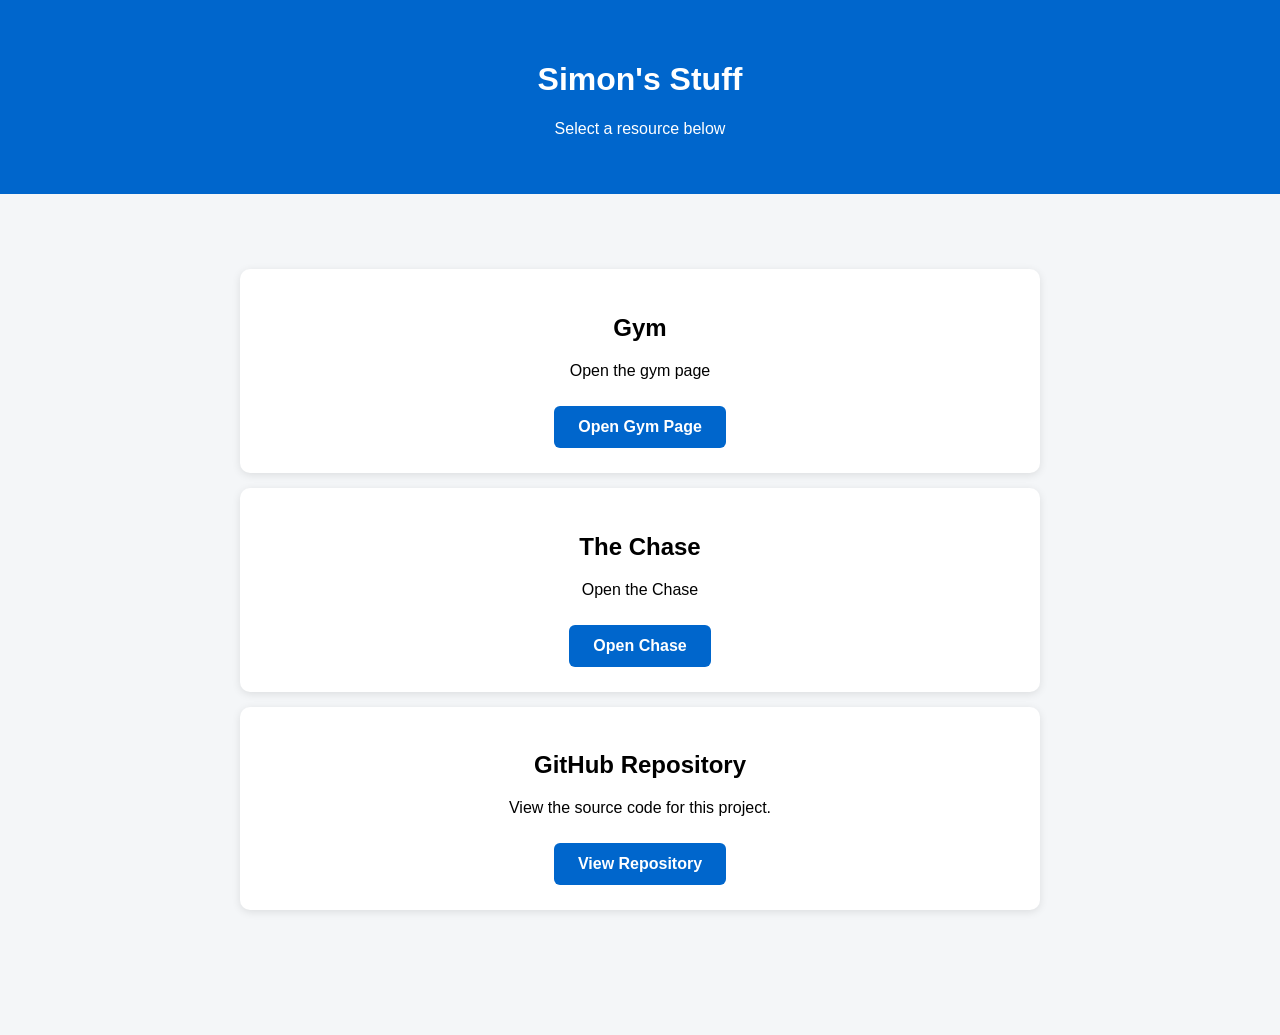
<file: index2.html>
<!DOCTYPE html>
<html lang="en">
<head>
    <meta charset="UTF-8">
    <meta name="viewport" content="width=device-width, initial-scale=1.0">
    <title>Simon's Stuff</title>

    <style>
        body {
            font-family: Arial, sans-serif;
            background: #f4f6f8;
            margin: 0;
            padding: 0;
            text-align: center;
        }

        header {
            background: #0066cc;
            color: white;
            padding: 40px 20px;
        }

        main {
            max-width: 800px;
            margin: 40px auto;
            padding: 20px;
        }

        .card {
            background: white;
            padding: 25px;
            margin: 15px 0;
            border-radius: 10px;
            box-shadow: 0 2px 8px rgba(0,0,0,0.1);
        }

        .button {
            display: inline-block;
            padding: 12px 24px;
            margin-top: 10px;
            background: #0066cc;
            color: white;
            text-decoration: none;
            border-radius: 6px;
            font-weight: bold;
        }

        .button:hover {
            background: #004d99;
        }

        footer {
            margin-top: 50px;
            padding: 20px;
            color: #666;
        }
    </style>
</head>
<body>

<header>
    <h1>Simon's Stuff</h1>
    <p>Select a resource below</p>
</header>

<main>

    <div class="card">
        <h2>Gym </h2>
        <p>Open the gym page</p>
        <a href="gym.html" class="button">Open Gym Page</a>
    </div>

    
    <div class="card">
        <h2>The Chase</h2>
        <p>Open the Chase</p>
        <a href="chase.html" class="button">Open Chase</a>
    </div>

    <div class="card">
        <h2>GitHub Repository</h2>
        <p>View the source code for this project.</p>
        <a href="https://github.com/d90gecko-spec/Sports"
           target="_blank"
           rel="noopener noreferrer"
           class="button">
           View Repository
        </a>
    </div>
<script>
    function resetAppData() {
            if (confirm("Reset all workout and video completion progress?")) {
                localStorage.clear();
                location.reload();
            }
        }

        // Screen Wake Lock for Pixel 10a
        let wakeLock = null;

        async function requestWakeLock() {
            if ('wakeLock' in navigator) {
                try {
                    wakeLock = await navigator.wakeLock.request('screen');
                    wakeLock.addEventListener('release', () => {
                        wakeLock = null;
                    });
                } catch (err) {
                    console.error(`Wake Lock error: ${err.name}, ${err.message}`);
                }
            }
        }

        document.addEventListener('visibilitychange', async () => {
            if (wakeLock === null && document.visibilityState === 'visible') {
                await requestWakeLock();
            }
        });

        window.addEventListener('pointerdown', () => {
            if (!wakeLock) {
                requestWakeLock();
            }
        }, { once: true });
</script>
</main>

<footer>
    
</footer>

</body>
</html>
</file>
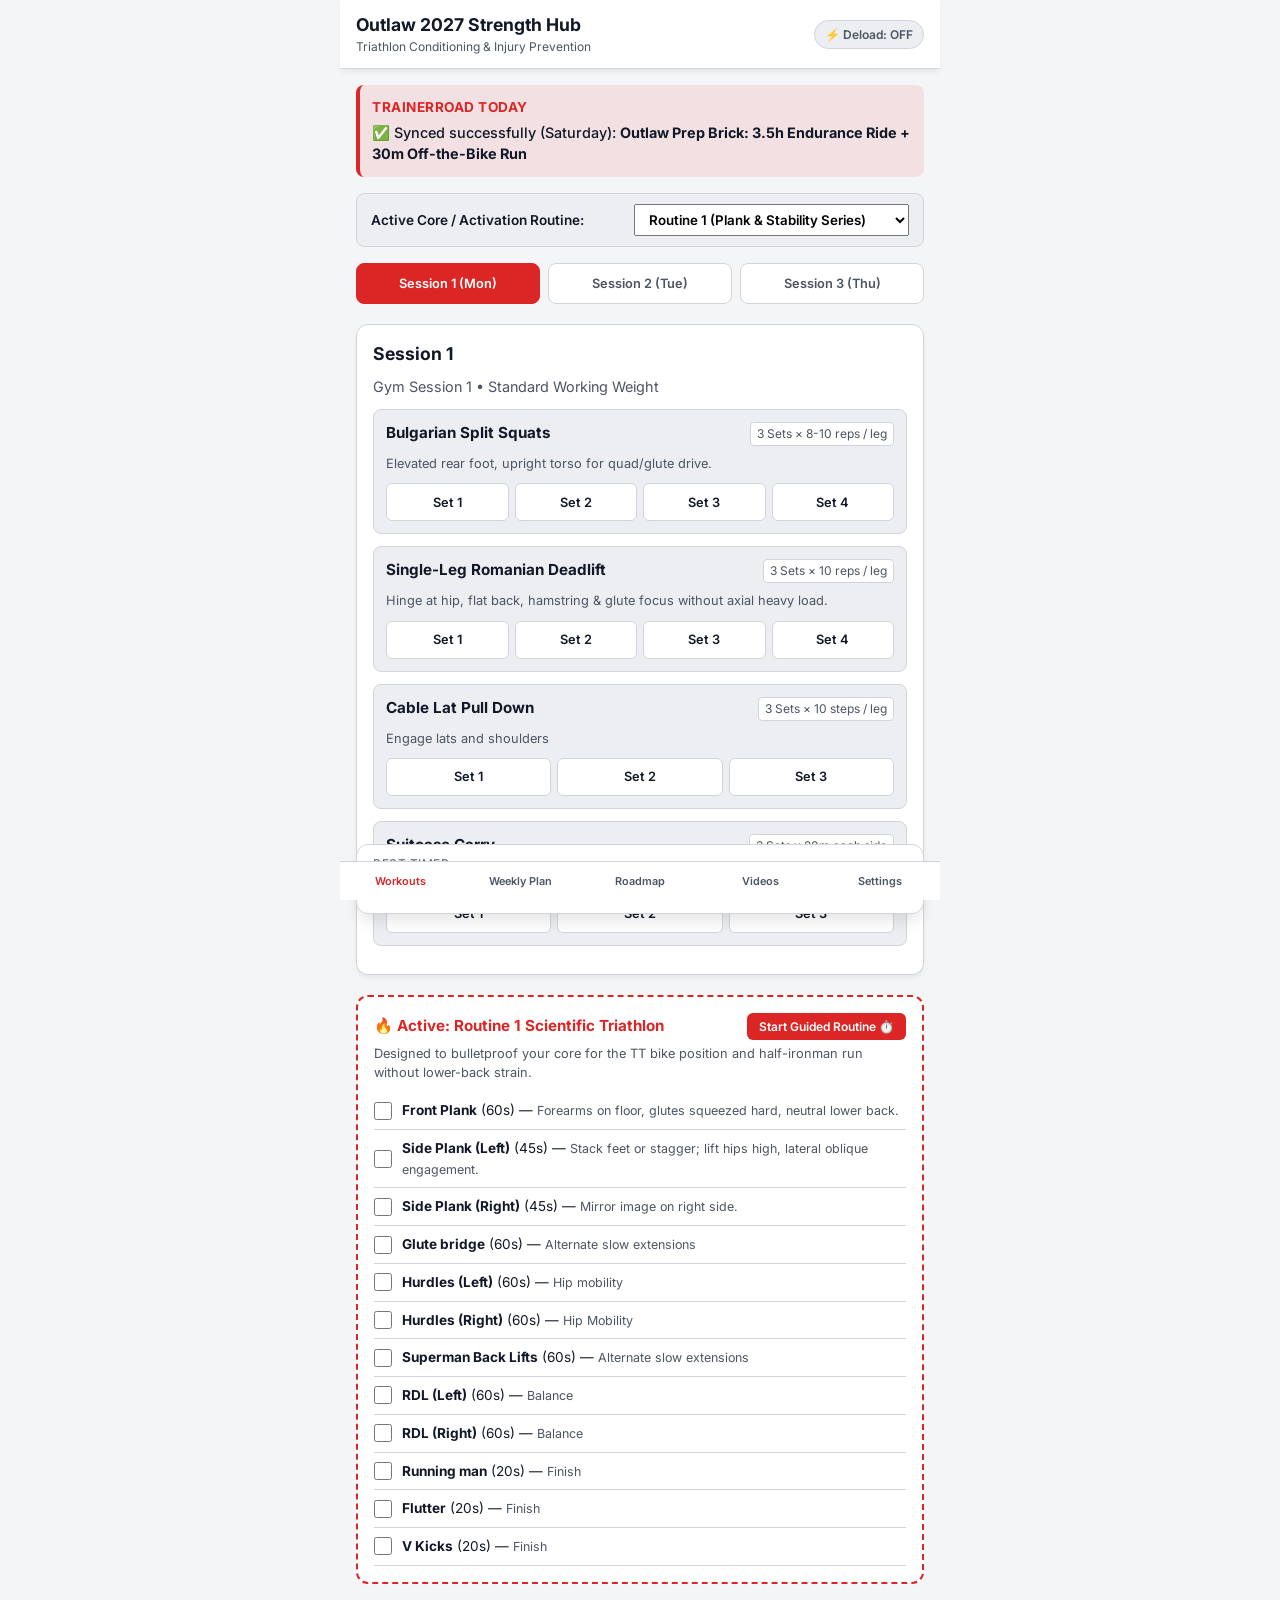
<file: newindex.html>
<!DOCTYPE html>
<html lang="en">
<head>
    <meta charset="UTF-8">
    <meta name="viewport" content="width=device-width, initial-scale=1.0, maximum-scale=1.0, user-scalable=no">
    <title>Outlaw 2027 Triathlon Strength Hub</title>
    <link rel="stylesheet" href="styles.css">
    <link href="https://fonts.googleapis.com/css2?family=Inter:wght@400;500;600;700;800&display=swap" rel="stylesheet">
</head>
<body>

    <header>
        <div class="header-title">
            <h1>Outlaw 2027 Strength Hub</h1>
            <p>Triathlon Conditioning & Injury Prevention</p>
        </div>
        <div class="header-controls">
            <button class="deload-pill" id="deloadPill" onclick="toggleDeload()">
                <span>⚡ Deload: OFF</span>
            </button>
        </div>
    </header>

    <main>
        <!-- TAB 1: WORKOUTS -->
        <div id="tab-workouts" class="tab-content active">
            <div class="tr-banner" id="trBanner">
                <h3>TrainerRoad Today</h3>
                <p id="trTodayText">Offline / Simulated Sync Active</p>
            </div>

            <div class="deload-banner" id="deloadBanner">
                <h3>Recovery Week Active</h3>
                <p>Heavy gym lifting is paused this week. Focus on easy mobility, sleep, and absorption of endurance volume. Core routines can be done at 50% effort.</p>
            </div>

            <div class="toggle-container">
                <label for="coreRoutineSelect">Active Core / Activation Routine:</label>
                <select id="coreRoutineSelect" onchange="switchCoreRoutine(this.value)" style="width: auto; padding: 6px 10px; font-weight: 600;">
                    <option value="routine1">Routine 1 (Plank & Stability Series)</option>
                    <option value="routine2">Routine 2 (Dynamic Core & Rotation)</option>
                </select>
            </div>

            <div class="session-tabs">
                <div class="session-tab active" onclick="switchSession(1)" id="stab-1">Session 1 (Mon)</div>
                <div class="session-tab" onclick="switchSession(2)" id="stab-2">Session 2 (Tue)</div>
                <div class="session-tab" onclick="switchSession(3)" id="stab-3">Session 3 (Thu)</div>
            </div>

            <div id="workoutContainer">
                <div class="card"><p>Loading workouts configuration...</p></div>
            </div>
        </div>

        <!-- TAB 2: WEEKLY PLAN -->
        <div id="tab-weekly" class="tab-content">
            <div class="card">
                <h2>Weekly Structure</h2>
                <p>Optimized for 3 deadlift-free strength sessions integrated with your TrainerRoad bike/run plan.</p>
                <div id="weeklyPlanContainer"></div>
            </div>
        </div>

        <!-- TAB 3: ROADMAP -->
        <div id="tab-roadmap" class="tab-content">
            <div class="card">
                <h2>8-Month Periodization Roadmap</h2>
                <p>Progression leading up to Outlaw Triathlon July 2027.</p>
                <div class="roadmap-month">
                    <h3>Winter Base (Nov - Jan)</h3>
                    <p>Build unilateral stability, posterior chain resilience, and upper back posture. 3 strength sessions/week.</p>
                </div>
                <div class="roadmap-month">
                    <h3>Spring Build (Feb - Apr)</h3>
                    <p>Transition to 2 strength sessions/week. Focus on force transfer and knee/ankle durability for long runs.</p>
                </div>
                <div class="roadmap-month">
                    <h3>Specialty & Peak (May - Jun)</h3>
                    <p>Maintenance mode (1-2 short sessions/week). Prioritize race-pace specificity, taper freshness, and recovery.</p>
                </div>
                <div class="roadmap-month">
                    <h3>Race Month (July 2027)</h3>
                    <p>Outlaw Race execution. Zero heavy lifting in race week; mobility & activation only.</p>
                </div>
            </div>
        </div>

        <!-- TAB 4: VIDEOS -->
        <div id="tab-videos" class="tab-content">
            <div class="card">
                <div style="display:flex; justify-content:space-between; align-items:center; margin-bottom:8px;">
                    <h2 style="margin:0;">Training Video Library</h2>
                    <a href="https://drive.google.com/drive/folders/1xgV_yxiyzNLju992_SZKCOxVmvLFisMX?usp=drive_link" target="_blank" rel="noopener" class="btn">Open Root Folder ↗</a>
                </div>
                <p>Track your watched videos with persistent local storage. Click any video to mark it done.</p>
                <div id="videoHierarchyContainer">
                    <p>Loading video library structure...</p>
                </div>
            </div>
        </div>

        <!-- TAB 5: SETTINGS -->
        <div id="tab-settings" class="tab-content">
            <div class="card">
                <h2>Gym Strength Days</h2>
                <p>Configure which days of the week you perform your 3 strength sessions.</p>
                <div class="form-group">
                    <label for="gymDay1">Session 1 Day</label>
                    <select id="gymDay1" onchange="saveGymDays()">
                        <option value="Monday">Monday</option><option value="Tuesday">Tuesday</option><option value="Wednesday">Wednesday</option><option value="Thursday">Thursday</option><option value="Friday">Friday</option><option value="Saturday">Saturday</option><option value="Sunday">Sunday</option>
                    </select>
                </div>
                <div class="form-group">
                    <label for="gymDay2">Session 2 Day</label>
                    <select id="gymDay2" onchange="saveGymDays()">
                        <option value="Monday">Monday</option><option value="Tuesday">Tuesday</option><option value="Wednesday">Wednesday</option><option value="Thursday">Thursday</option><option value="Friday">Friday</option><option value="Saturday">Saturday</option><option value="Sunday">Sunday</option>
                    </select>
                </div>
                <div class="form-group">
                    <label for="gymDay3">Session 3 Day</label>
                    <select id="gymDay3" onchange="saveGymDays()">
                        <option value="Monday">Monday</option><option value="Tuesday">Tuesday</option><option value="Wednesday">Wednesday</option><option value="Thursday">Thursday</option><option value="Friday">Friday</option><option value="Saturday">Saturday</option><option value="Sunday">Sunday</option>
                    </select>
                </div>
            </div>
            <div class="card">
                <h2>Data & Sync</h2>
                <p>Manage app cache, rest timer settings, and offline fallback simulation.</p>
                <div class="form-group">
                    <label for="icsUrl">TrainerRoad ICS URL / Calendar Feed</label>
                    <input type="text" id="icsUrl" placeholder="https://app.trainerroad.com/calendar/..." onchange="saveICSUrl()">
                </div>
                <button class="btn" onclick="syncCalendar()">Sync Now (Simulated Fallback)</button>
                <button class="btn btn-secondary" onclick="resetAppData()" style="margin-left: 8px;">Reset Progress</button>
            </div>
        </div>
    </main>

    <!-- Rest Timer Floating Bar -->
    <div class="timer-bar" id="timerBar">
        <div class="timer-info">
            <div>
                <div class="timer-label" id="timerLabel">Rest Timer</div>
                <div class="timer-display" id="timerDisplay">01:30</div>
            </div>
        </div>
        <div class="timer-actions">
            <button class="btn btn-secondary" onclick="adjustTimer(-15)">-15s</button>
            <button class="btn" onclick="adjustTimer(15)">+15s</button>
            <button class="btn btn-secondary" onclick="stopTimer()">Stop</button>
        </div>
    </div>

    <!-- Interactive Core Routine Modal -->
    <div class="routine-modal" id="routineModal">
        <div class="routine-modal-card">
            <div class="routine-status-badge" id="routineStatusBadge">Working Set</div>
            <div class="routine-current-name" id="routineCurrentName">Front plank</div>
            <div class="routine-timer-display" id="routineTimerDisplay">01:00</div>
            <div class="routine-next-preview" id="routineNextPreview">Next: Side plank (Left)</div>
            <div class="routine-modal-controls">
                <button class="btn btn-secondary" onclick="pauseRoutineTimer()" id="routinePauseBtn">Pause</button>
                <button class="btn" onclick="skipRoutineStep()">Skip</button>
                <button class="btn btn-secondary" onclick="closeRoutineModal()">Exit</button>
            </div>
        </div>
    </div>

    <!-- Bottom Navigation -->
    <nav class="bottom-nav">
        <button class="nav-item active" onclick="switchTab('workouts', this)">Workouts</button>
        <button class="nav-item" onclick="switchTab('weekly', this)">Weekly Plan</button>
        <button class="nav-item" onclick="switchTab('roadmap', this)">Roadmap</button>
        <button class="nav-item" onclick="switchTab('videos', this)">Videos</button>
        <button class="nav-item" onclick="switchTab('settings', this)">Settings</button>
    </nav>

    <!-- Scripts: Load data files first, then app logic -->
    <script src="videoLibrary.js"></script>
    <script src="workouts.js"></script>
    <script src="app.js"></script>
</body>
</html>
</file>
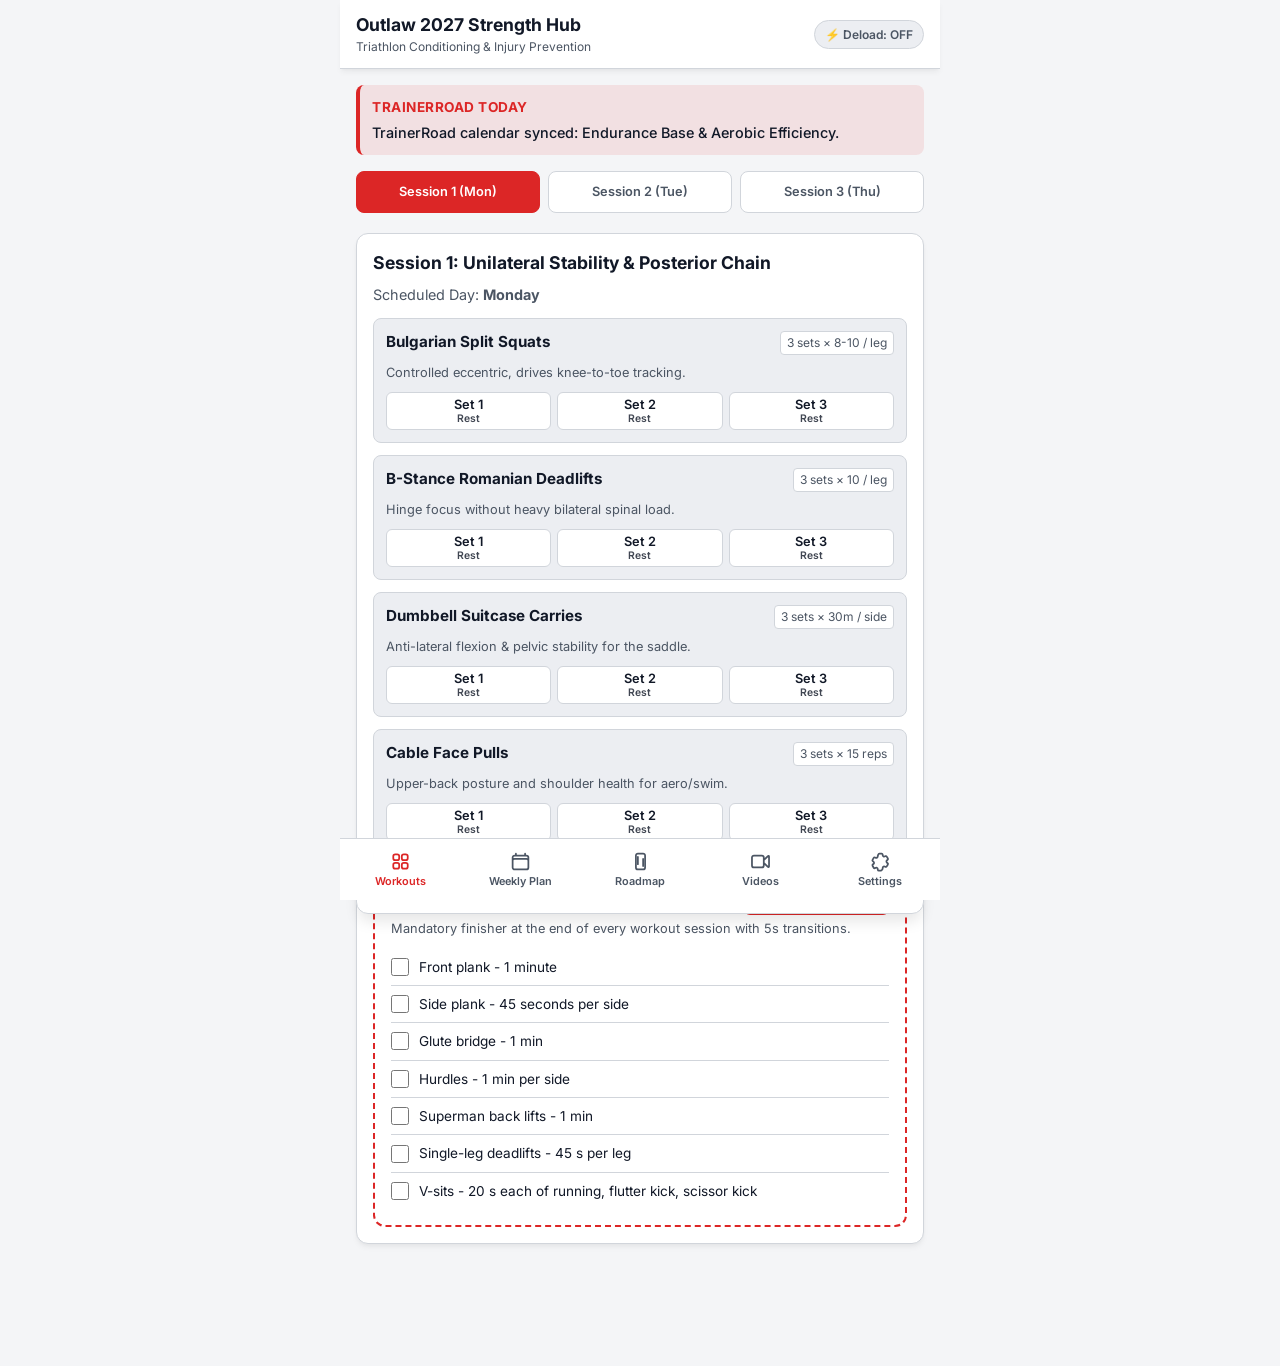
<file: oldgym.html>
<!DOCTYPE html>
<html lang="en">
<head>
    <meta charset="UTF-8">
    <meta name="viewport" content="width=device-width, initial-scale=1.0, maximum-scale=1.0, user-scalable=no">
    <title>Strength Hub</title>
    <!-- Web App Manifest & Home Screen Icons -->
    <link rel="manifest" href='data:application/manifest+json;charset=utf-8,%7B%22name%22%3A%22Outlaw+2027+Strength+Hub%22%2C%22short_name%22%3A%22OutlawStrength%22%2C%22start_url%22%3A%22.%22%2C%22display%22%3A%22standalone%22%2C%22background_color%22%3A%22%23f4f5f7%22%2C%22theme_color%22%3A%22%23dc2626%22%2C%22icons%22%3A%5B%7B%22src%22%3A%22data%3Aimage%2Fsvg%2Bxml%3Butf-8%2C%253Csvg%2520xmlns%253D%2522http%253A%252F%252Fwww.w3.org%252F2000%252Fsvg%2522%2520viewBox%253D%25220%25200%2520512%2520512%2522%253E%253Crect%2520width%253D%2522512%2522%2520height%253D%2522512%2522%2520rx%253D%2522112%2522%2520fill%253D%2522%2523dc2626%2522%252F%253E%253Ctext%2520x%253D%2522256%2522%2520y%253D%2522295%2522%2520font-family%253D%2522sans-serif%2522%2520font-weight%253D%2522800%2522%2520font-size%253D%2522150%2522%2520fill%253D%2522%2523ffffff%2522%2520text-anchor%253D%2522middle%2522%253EO27%253C%252Ftext%253E%253Ctext%2520x%253D%2522256%2522%2520y%253D%2522365%2522%2520font-family%253D%2522sans-serif%2522%2520font-weight%253D%2522700%2522%2520font-size%253D%252238%2522%2520fill%253D%2522%2523fca5a5%2522%2520text-anchor%253D%2522middle%2522%2520letter-spacing%253D%25224%2522%253ESTRENGTH%253C%252Ftext%253E%253C%252Fsvg%253E%22%2C%22sizes%22%3A%22512x512%22%2C%22type%22%3A%22image%2Fsvg%2Bxml%22%7D%5D%7D'>
    <link rel="icon" type="image/svg+xml" href='data:image/svg+xml;utf-8,<svg xmlns="http://www.w3.org/2000/svg" viewBox="0 0 512 512"><rect width="512" height="512" rx="112" fill="%23dc2626"/><text x="256" y="295" font-family="sans-serif" font-weight="800" font-size="150" fill="%23ffffff" text-anchor="middle">O27</text></svg>'>
    <link rel="apple-touch-icon" href='data:image/svg+xml;utf-8,<svg xmlns="http://www.w3.org/2000/svg" viewBox="0 0 512 512"><rect width="512" height="512" rx="112" fill="%23dc2626"/><text x="256" y="295" font-family="sans-serif" font-weight="800" font-size="150" fill="%23ffffff" text-anchor="middle">O27</text></svg>'>
    <meta name="theme-color" content="#dc2626">
    <link href="https://fonts.googleapis.com/css2?family=Inter:wght@400;500;600;700;800&display=swap" rel="stylesheet">
    <style>
        :root {
            --bg-primary: #f4f5f7;
            --surface: #ffffff;
            --surface-alt: #eceef2;
            --text-main: #111827;
            --text-muted: #4b5563;
            --border: #d1d5db;
            --primary: #dc2626;
            --primary-hover: #b91c1c;
            --primary-light: rgba(220, 38, 38, 0.1);
            --accent-amber: #d97706;
            --accent-amber-light: rgba(217, 119, 6, 0.1);
            --success: #16a34a;
            --success-light: rgba(22, 163, 74, 0.1);
            --radius: 12px;
            --shadow: 0 4px 6px -1px rgba(0, 0, 0, 0.05), 0 2px 4px -1px rgba(0, 0, 0, 0.03);
        }

        [data-theme="dark"] {
            --bg-primary: #0f172a;
            --surface: #1e293b;
            --surface-alt: #334155;
            --text-main: #f8fafc;
            --text-muted: #94a3b8;
            --border: #475569;
            --primary: #ef4444;
            --primary-hover: #dc2626;
            --primary-light: rgba(239, 68, 68, 0.15);
            --accent-amber: #f59e0b;
            --accent-amber-light: rgba(245, 158, 11, 0.15);
            --success: #22c55e;
            --success-light: rgba(34, 197, 94, 0.15);
            --shadow: 0 4px 6px -1px rgba(0, 0, 0, 0.3);
        }

        * {
            box-sizing: border-box;
            margin: 0;
            padding: 0;
            font-family: 'Inter', sans-serif;
            -webkit-tap-highlight-color: transparent;
        }

        body {
            background-color: var(--bg-primary);
            color: var(--text-main);
            line-height: 1.5;
            padding-bottom: 90px;
            max-width: 600px;
            margin: 0 auto;
            position: relative;
            min-height: 100vh;
        }

        header {
            position: sticky;
            top: 0;
            background: var(--surface);
            border-bottom: 1px solid var(--border);
            padding: 12px 16px;
            display: flex;
            justify-content: space-between;
            align-items: center;
            z-index: 100;
            box-shadow: var(--shadow);
        }

        .header-title h1 {
            font-size: 1.1rem;
            font-weight: 700;
            color: var(--text-main);
        }

        .header-title p {
            font-size: 0.75rem;
            color: var(--text-muted);
        }

        .header-controls {
            display: flex;
            align-items: center;
            gap: 8px;
        }

        .deload-pill {
            background: var(--surface-alt);
            border: 1px solid var(--border);
            padding: 6px 10px;
            border-radius: 20px;
            font-size: 0.75rem;
            font-weight: 600;
            cursor: pointer;
            display: flex;
            align-items: center;
            gap: 4px;
            color: var(--text-muted);
            transition: all 0.2s;
        }

        .deload-pill.active {
            background: var(--accent-amber-light);
            border-color: var(--accent-amber);
            color: var(--accent-amber);
        }

        main {
            padding: 16px;
        }

        .tab-content {
            display: none;
        }

        .tab-content.active {
            display: block;
        }

        .card {
            background: var(--surface);
            border: 1px solid var(--border);
            border-radius: var(--radius);
            padding: 16px;
            margin-bottom: 16px;
            box-shadow: var(--shadow);
        }

        .card h2 {
            font-size: 1.1rem;
            font-weight: 700;
            margin-bottom: 8px;
            color: var(--text-main);
        }

        .card p {
            font-size: 0.9rem;
            color: var(--text-muted);
            margin-bottom: 12px;
        }

        .tr-banner {
            background: var(--primary-light);
            border-left: 4px solid var(--primary);
            padding: 12px;
            border-radius: 8px;
            margin-bottom: 16px;
        }
        .tr-banner h3 {
            font-size: 0.85rem;
            font-weight: 700;
            color: var(--primary);
            text-transform: uppercase;
            letter-spacing: 0.5px;
            margin-bottom: 4px;
        }
        .tr-banner p {
            font-size: 0.9rem;
            color: var(--text-main);
            margin: 0;
            font-weight: 500;
        }

        .deload-banner {
            background: var(--accent-amber-light);
            border: 1px solid var(--accent-amber);
            border-left: 4px solid var(--accent-amber);
            padding: 12px;
            border-radius: 8px;
            margin-bottom: 16px;
            display: none;
        }
        .deload-banner.visible {
            display: block;
        }
        .deload-banner h3 {
            font-size: 0.85rem;
            font-weight: 700;
            color: var(--accent-amber);
            text-transform: uppercase;
            margin-bottom: 4px;
        }
        .deload-banner p {
            font-size: 0.85rem;
            color: var(--text-main);
            margin: 0;
        }

        .session-tabs {
            display: flex;
            gap: 8px;
            margin-bottom: 16px;
            overflow-x: auto;
            padding-bottom: 4px;
        }

        .session-tab {
            flex: 1;
            min-width: 100px;
            background: var(--surface);
            border: 1px solid var(--border);
            padding: 10px 12px;
            border-radius: 8px;
            font-size: 0.8rem;
            font-weight: 600;
            text-align: center;
            cursor: pointer;
            color: var(--text-muted);
            transition: all 0.2s;
        }

        .session-tab.active {
            background: var(--primary);
            color: white;
            border-color: var(--primary);
        }

        .exercise-item {
            background: var(--surface-alt);
            border: 1px solid var(--border);
            border-radius: 8px;
            padding: 12px;
            margin-bottom: 12px;
        }

        .exercise-header {
            display: flex;
            justify-content: space-between;
            align-items: flex-start;
            margin-bottom: 8px;
        }

        .exercise-name {
            font-weight: 700;
            font-size: 0.95rem;
            color: var(--text-main);
        }

        .exercise-meta {
            font-size: 0.75rem;
            color: var(--text-muted);
            background: var(--surface);
            padding: 2px 6px;
            border-radius: 4px;
            border: 1px solid var(--border);
        }

        .exercise-notes {
            font-size: 0.8rem;
            color: var(--text-muted);
            margin-bottom: 10px;
        }

        .sets-grid {
            display: flex;
            gap: 6px;
            flex-wrap: wrap;
        }

        .set-btn {
            flex: 1;
            min-width: 44px;
            height: 38px;
            background: var(--surface);
            border: 1px solid var(--border);
            border-radius: 6px;
            font-size: 0.8rem;
            font-weight: 600;
            cursor: pointer;
            color: var(--text-main);
            display: flex;
            flex-direction: column;
            align-items: center;
            justify-content: center;
            transition: all 0.15s;
        }

        .set-btn.completed {
            background: var(--success);
            color: white;
            border-color: var(--success);
        }

        .set-btn span {
            font-size: 0.65rem;
            opacity: 0.8;
        }

        .timer-bar {
            position: fixed;
            bottom: 70px;
            left: 16px;
            right: 16px;
            max-width: 568px;
            margin: 0 auto;
            background: var(--surface);
            border: 1px solid var(--border);
            border-radius: var(--radius);
            padding: 10px 16px;
            display: flex;
            justify-content: space-between;
            align-items: center;
            box-shadow: 0 10px 15px -3px rgba(0, 0, 0, 0.1);
            z-index: 99;
            transform: translateY(120%);
            transition: transform 0.3s cubic-bezier(0.16, 1, 0.3, 1);
        }

        .timer-bar.active {
            transform: translateY(0);
        }

        .timer-info {
            display: flex;
            align-items: center;
            gap: 12px;
        }

        .timer-display {
            font-size: 1.25rem;
            font-weight: 800;
            color: var(--primary);
            font-variant-numeric: tabular-nums;
        }

        .timer-label {
            font-size: 0.75rem;
            color: var(--text-muted);
            text-transform: uppercase;
            letter-spacing: 0.5px;
        }

        .timer-actions {
            display: flex;
            gap: 6px;
        }

        .btn {
            background: var(--primary);
            color: white;
            border: none;
            padding: 6px 12px;
            border-radius: 6px;
            font-size: 0.75rem;
            font-weight: 600;
            cursor: pointer;
            text-decoration: none;
            display: inline-flex;
            align-items: center;
            gap: 4px;
        }

        .btn-secondary {
            background: var(--surface-alt);
            color: var(--text-main);
            border: 1px solid var(--border);
        }

        .routine1-box {
            background: var(--surface);
            border: 2px dashed var(--primary);
            border-radius: var(--radius);
            padding: 16px;
            margin-top: 20px;
        }

        .routine1-box h3 {
            font-size: 0.95rem;
            font-weight: 700;
            color: var(--primary);
            margin-bottom: 4px;
            display: flex;
            align-items: center;
            justify-content: space-between;
        }

        .routine1-box p {
            font-size: 0.8rem;
            color: var(--text-muted);
            margin-bottom: 10px;
        }

        .checklist-item {
            display: flex;
            align-items: center;
            gap: 10px;
            padding: 8px 0;
            border-bottom: 1px solid var(--border);
            font-size: 0.85rem;
        }

        .checklist-item:last-child {
            border-bottom: none;
        }

        .checklist-item input[type="checkbox"] {
            width: 18px;
            height: 18px;
            accent-color: var(--primary);
            cursor: pointer;
        }

        .checklist-item.done span {
            text-decoration: line-through;
            opacity: 0.6;
        }

        .routine-modal {
            position: fixed;
            top: 0;
            left: 0;
            right: 0;
            bottom: 0;
            background: rgba(0, 0, 0, 0.7);
            z-index: 200;
            display: flex;
            align-items: center;
            justify-content: center;
            padding: 16px;
            display: none;
        }

        .routine-modal.active {
            display: flex;
        }

        .routine-modal-card {
            background: var(--surface);
            width: 100%;
            max-width: 420px;
            border-radius: var(--radius);
            padding: 24px;
            text-align: center;
            box-shadow: 0 20px 25px -5px rgba(0, 0, 0, 0.3);
            position: relative;
        }

        .routine-timer-display {
            font-size: 3rem;
            font-weight: 800;
            color: var(--primary);
            margin: 16px 0;
            font-variant-numeric: tabular-nums;
        }

        .routine-current-name {
            font-size: 1.2rem;
            font-weight: 700;
            margin-bottom: 4px;
        }

        .routine-status-badge {
            display: inline-block;
            background: var(--primary-light);
            color: var(--primary);
            padding: 4px 10px;
            border-radius: 20px;
            font-size: 0.75rem;
            font-weight: 700;
            text-transform: uppercase;
            margin-bottom: 16px;
        }

        .routine-next-preview {
            font-size: 0.85rem;
            color: var(--text-muted);
            margin-bottom: 20px;
            background: var(--surface-alt);
            padding: 8px;
            border-radius: 6px;
        }

        .routine-modal-controls {
            display: flex;
            gap: 8px;
            justify-content: center;
        }

        nav.bottom-nav {
            position: fixed;
            bottom: 0;
            left: 0;
            right: 0;
            background: var(--surface);
            border-top: 1px solid var(--border);
            display: flex;
            justify-content: space-around;
            padding: 8px 0;
            z-index: 101;
            max-width: 600px;
            margin: 0 auto;
        }

        .nav-item {
            flex: 1;
            display: flex;
            flex-direction: column;
            align-items: center;
            background: none;
            border: none;
            color: var(--text-muted);
            font-size: 0.68rem;
            font-weight: 600;
            cursor: pointer;
            padding: 4px 0;
            gap: 2px;
            transition: color 0.2s;
        }

        .nav-item svg {
            width: 21px;
            height: 21px;
            stroke: currentColor;
            stroke-width: 2;
            fill: none;
        }

        .nav-item.active {
            color: var(--primary);
        }

        .plan-day {
            background: var(--surface);
            border: 1px solid var(--border);
            border-radius: 8px;
            padding: 12px;
            margin-bottom: 10px;
        }

        .plan-day-header {
            display: flex;
            justify-content: space-between;
            font-weight: 700;
            font-size: 0.9rem;
            margin-bottom: 4px;
        }

        .plan-day-content {
            font-size: 0.85rem;
            color: var(--text-muted);
        }

        .roadmap-month {
            background: var(--surface);
            border: 1px solid var(--border);
            border-radius: 8px;
            padding: 14px;
            margin-bottom: 12px;
        }

        .roadmap-month h3 {
            font-size: 0.95rem;
            color: var(--primary);
            margin-bottom: 6px;
        }

        .folder-details {
            border: 1px solid var(--border);
            border-radius: 8px;
            margin-bottom: 10px;
            background: var(--surface);
            overflow: hidden;
        }

        .folder-summary {
            padding: 12px;
            font-weight: 700;
            font-size: 0.9rem;
            cursor: pointer;
            display: flex;
            justify-content: space-between;
            align-items: center;
            background: var(--surface-alt);
            list-style: none;
        }

        .folder-summary::-webkit-details-marker {
            display: none;
        }

        .folder-summary-left {
            display: flex;
            align-items: center;
            gap: 8px;
        }

        .folder-progress-badge {
            font-size: 0.72rem;
            background: var(--primary-light);
            color: var(--primary);
            padding: 2px 8px;
            border-radius: 12px;
            font-weight: 700;
        }

        .folder-body {
            padding: 10px 12px;
            border-top: 1px solid var(--border);
        }

        .subfolder-details {
            border: 1px solid var(--border);
            border-radius: 6px;
            margin-bottom: 8px;
            background: var(--bg-primary);
        }

        .subfolder-summary {
            padding: 8px 10px;
            font-weight: 600;
            font-size: 0.85rem;
            cursor: pointer;
            display: flex;
            justify-content: space-between;
            align-items: center;
            list-style: none;
        }

        .subfolder-summary::-webkit-details-marker {
            display: none;
        }

        .video-list {
            padding: 6px 10px 10px 10px;
            border-top: 1px solid var(--border);
            display: flex;
            flex-direction: column;
            gap: 6px;
            background: var(--surface);
        }

        .video-row {
            display: flex;
            align-items: center;
            justify-content: space-between;
            padding: 8px 10px;
            background: var(--surface-alt);
            border-radius: 6px;
            border: 1px solid transparent;
            transition: border-color 0.15s;
        }

        .video-row.completed {
            background: var(--success-light);
            border-color: var(--success);
        }

        .video-row.completed .video-title-text {
            text-decoration: line-through;
            opacity: 0.7;
        }

        .video-row-left {
            display: flex;
            align-items: center;
            gap: 8px;
            flex: 1;
            cursor: pointer;
        }

        .video-row-left input[type="checkbox"] {
            width: 16px;
            height: 16px;
            accent-color: var(--success);
            cursor: pointer;
        }

        .video-title-text {
            font-size: 0.82rem;
            font-weight: 500;
            color: var(--text-main);
        }

        .video-link-badge {
            font-size: 0.7rem;
            font-weight: 700;
            color: var(--primary);
            background: var(--primary-light);
            padding: 3px 8px;
            border-radius: 4px;
            text-decoration: none;
            white-space: nowrap;
        }

        .folder-open-link {
            font-size: 0.75rem;
            color: var(--primary);
            text-decoration: none;
            font-weight: 600;
        }

        .form-group {
            margin-bottom: 14px;
        }

        .form-group label {
            display: block;
            font-size: 0.85rem;
            font-weight: 600;
            margin-bottom: 4px;
        }

        .form-group select, .form-group input {
            width: 100%;
            padding: 10px;
            background: var(--surface-alt);
            border: 1px solid var(--border);
            border-radius: 6px;
            color: var(--text-main);
            font-size: 0.9rem;
        }
    </style>
</head>
<body>

    <header>
        <div class="header-title">
            <h1>Outlaw 2027 Strength Hub</h1>
            <p>Triathlon Conditioning & Injury Prevention</p>
        </div>
        <div class="header-controls">
            <button class="deload-pill" id="deloadPill" onclick="toggleDeload()">
                <span>⚡ Deload: OFF</span>
            </button>
        </div>
    </header>

    <main>
        <!-- TAB 1: WORKOUTS -->
        <div id="tab-workouts" class="tab-content active">
            <div class="tr-banner" id="trBanner">
                <h3>TrainerRoad Today</h3>
                <p id="trTodayText">Loading calendar sync...</p>
            </div>

            <div class="deload-banner" id="deloadBanner">
                <h3>Recovery Week Active</h3>
                <p>Heavy gym lifting is paused this week. Focus on easy mobility, sleep, and absorption of endurance volume. Routine 1 can be done at 50% effort.</p>
            </div>

            <div class="session-tabs">
                <div class="session-tab active" onclick="switchSession(1)" id="stab-1">Session 1 (Mon)</div>
                <div class="session-tab" onclick="switchSession(2)" id="stab-2">Session 2 (Tue)</div>
                <div class="session-tab" onclick="switchSession(3)" id="stab-3">Session 3 (Thu)</div>
            </div>

            <div id="workoutContainer">
                <!-- Dynamically populated workout blocks -->
            </div>
        </div>

        <!-- TAB 2: WEEKLY PLAN -->
        <div id="tab-weekly" class="tab-content">
            <div class="card">
                <h2>Weekly Structure</h2>
                <p>Optimized for 3 deadlift-free strength sessions integrated with your TrainerRoad bike/run plan.</p>
                <div id="weeklyPlanContainer"></div>
            </div>
        </div>

        <!-- TAB 3: ROADMAP -->
        <div id="tab-roadmap" class="tab-content">
            <div class="card">
                <h2>8-Month Periodization Roadmap</h2>
                <p>Progression leading up to Outlaw Triathlon July 2027.</p>
                
                <div class="roadmap-month">
                    <h3>Winter Base (Nov - Jan)</h3>
                    <p>Build unilateral stability, posterior chain resilience, and upper back posture. 3 strength sessions/week.</p>
                </div>
                <div class="roadmap-month">
                    <h3>Spring Build (Feb - Apr)</h3>
                    <p>Transition to 2 strength sessions/week. Focus on force transfer and knee/ankle durability for long runs.</p>
                </div>
                <div class="roadmap-month">
                    <h3>Specialty & Peak (May - Jun)</h3>
                    <p>Maintenance mode (1-2 short sessions/week). Prioritize race-pace specificity, taper freshness, and recovery.</p>
                </div>
                <div class="roadmap-month">
                    <h3>Race Month (July 2027)</h3>
                    <p>Outlaw Race execution. Zero heavy lifting in race week; mobility & activation only.</p>
                </div>
            </div>
        </div>

        <!-- TAB 4: VIDEOS -->
        <div id="tab-videos" class="tab-content">
            <div class="card">
                <div style="display:flex; justify-content:space-between; align-items:center; margin-bottom:8px;">
                    <h2 style="margin:0;">Training Video Library</h2>
                    <a href="https://drive.google.com/drive/folders/1xgV_yxiyzNLju992_SZKCOxVmvLFisMX?usp=drive_link" target="_blank" rel="noopener" class="btn">Open Root Folder ↗</a>
                </div>
                <p>Track your watched videos with persistent local storage. Click any video to mark it done.</p>
                <div id="videoHierarchyContainer"></div>
            </div>
        </div>

        <!-- TAB 5: SETTINGS -->
        <div id="tab-settings" class="tab-content">
            <div class="card">
                <h2>Gym Strength Days</h2>
                <p>Configure which days of the week you perform your 3 strength sessions.</p>
                
                <div class="form-group">
                    <label for="gymDay1">Session 1 Day</label>
                    <select id="gymDay1" onchange="saveGymDays()">
                        <option value="Monday">Monday</option>
                        <option value="Tuesday">Tuesday</option>
                        <option value="Wednesday">Wednesday</option>
                        <option value="Thursday">Thursday</option>
                        <option value="Friday">Friday</option>
                        <option value="Saturday">Saturday</option>
                        <option value="Sunday">Sunday</option>
                    </select>
                </div>

                <div class="form-group">
                    <label for="gymDay2">Session 2 Day</label>
                    <select id="gymDay2" onchange="saveGymDays()">
                        <option value="Monday">Monday</option>
                        <option value="Tuesday">Tuesday</option>
                        <option value="Wednesday">Wednesday</option>
                        <option value="Thursday">Thursday</option>
                        <option value="Friday">Friday</option>
                        <option value="Saturday">Saturday</option>
                        <option value="Sunday">Sunday</option>
                    </select>
                </div>

                <div class="form-group">
                    <label for="gymDay3">Session 3 Day</label>
                    <select id="gymDay3" onchange="saveGymDays()">
                        <option value="Monday">Monday</option>
                        <option value="Tuesday">Tuesday</option>
                        <option value="Wednesday">Wednesday</option>
                        <option value="Thursday">Thursday</option>
                        <option value="Friday">Friday</option>
                        <option value="Saturday">Saturday</option>
                        <option value="Sunday">Sunday</option>
                    </select>
                </div>
            </div>

            <div class="card">
                <h2>Data & Sync</h2>
                <p>Manage app cache, rest timer settings, and TrainerRoad ICS integration.</p>
                <div class="form-group">
                    <label for="icsUrl">TrainerRoad ICS URL / Calendar Feed</label>
                    <input type="text" id="icsUrl" placeholder="https://app.trainerroad.com/calendar/..." onchange="saveICSUrl()">
                </div>
                <button class="btn" onclick="syncCalendar()">Sync Now</button>
                <button class="btn btn-secondary" onclick="resetAppData()" style="margin-left: 8px;">Reset Progress</button>
            </div>
        </div>
    </main>

    <!-- Rest Timer Floating Bar -->
    <div class="timer-bar" id="timerBar">
        <div class="timer-info">
            <div>
                <div class="timer-label" id="timerLabel">Rest Timer</div>
                <div class="timer-display" id="timerDisplay">01:30</div>
            </div>
        </div>
        <div class="timer-actions">
            <button class="btn btn-secondary" onclick="adjustTimer(-15)">-15s</button>
            <button class="btn" onclick="adjustTimer(15)">+15s</button>
            <button class="btn btn-secondary" onclick="stopTimer()">Stop</button>
        </div>
    </div>

    <!-- Routine 1 Interactive Timer Modal -->
    <div class="routine-modal" id="routineModal">
        <div class="routine-modal-card">
            <div class="routine-status-badge" id="routineStatusBadge">Working Set</div>
            <div class="routine-current-name" id="routineCurrentName">Front plank</div>
            <div class="routine-timer-display" id="routineTimerDisplay">01:00</div>
            <div class="routine-next-preview" id="routineNextPreview">Next: Side plank (Left)</div>
            <div class="routine-modal-controls">
                <button class="btn btn-secondary" onclick="pauseRoutineTimer()" id="routinePauseBtn">Pause</button>
                <button class="btn" onclick="skipRoutineStep()">Skip</button>
                <button class="btn btn-secondary" onclick="closeRoutineModal()">Exit</button>
            </div>
        </div>
    </div>

    <!-- Bottom Navigation -->
    <nav class="bottom-nav">
        <button class="nav-item active" onclick="switchTab('workouts', this)">
            <svg viewBox="0 0 24 24"><path stroke-linecap="round" stroke-linejoin="round" d="M3.75 6A2.25 2.25 0 016 3.75h2.25A2.25 2.25 0 0110.5 6v2.25a2.25 2.25 0 01-2.25 2.25H6a2.25 2.25 0 01-2.25-2.25V6zM3.75 15.75A2.25 2.25 0 016 13.5h2.25a2.25 2.25 0 012.25 2.25V18a2.25 2.25 0 01-2.25 2.25H6A2.25 2.25 0 013.75 18v-2.25zM13.5 6a2.25 2.25 0 012.25-2.25H18A2.25 2.25 0 0120.25 6v2.25A2.25 2.25 0 0118 10.5h-2.25a2.25 2.25 0 01-2.25-2.25V6zM13.5 15.75a2.25 2.25 0 012.25-2.25H18a2.25 2.25 0 012.25 2.25V18A2.25 2.25 0 0118 20.25h-2.25A2.25 2.25 0 0113.5 18v-2.25z"/></svg>
            Workouts
        </button>
        <button class="nav-item" onclick="switchTab('weekly', this)">
            <svg viewBox="0 0 24 24"><path stroke-linecap="round" stroke-linejoin="round" d="M6.75 3v2.25M17.25 3v2.25M3 18.75V7.5a2.25 2.25 0 012.25-2.25h13.5A2.25 2.25 0 0121 7.5v11.25m-18 0A2.25 2.25 0 005.25 21h13.5A2.25 2.25 0 0021 18.75m-18 0v-7.5A2.25 2.25 0 015.25 9h13.5A2.25 2.25 0 0121 11.25v7.5"/></svg>
            Weekly Plan
        </button>
        <button class="nav-item" onclick="switchTab('roadmap', this)">
            <svg viewBox="0 0 24 24"><path stroke-linecap="round" stroke-linejoin="round" d="M9 6.75V15m6-6v8.25m.5 3.75H9a2.25 2.25 0 01-2.25-2.25V5.25A2.25 2.25 0 019 3h6a2.25 2.25 0 012.25 2.25v13.5A2.25 2.25 0 0115 21z"/></svg>
            Roadmap
        </button>
        <button class="nav-item" onclick="switchTab('videos', this)">
            <svg viewBox="0 0 24 24"><path stroke-linecap="round" stroke-linejoin="round" d="M15.75 10.5l4.72-4.72a.75.75 0 011.28.53v11.38a.75.75 0 01-1.28.53l-4.72-4.72M4.5 18.75h9a2.25 2.25 0 002.25-2.25v-9a2.25 2.25 0 00-2.25-2.25h-9A2.25 2.25 0 002.25 7.5v9a2.25 2.25 0 002.25 2.25z"/></svg>
            Videos
        </button>
        <button class="nav-item" onclick="switchTab('settings', this)">
            <svg viewBox="0 0 24 24"><path stroke-linecap="round" stroke-linejoin="round" d="M9.594 3.94c.09-.542.56-.94 1.11-.94h2.593c.55 0 1.02.398 1.11.94l.213 1.281c.063.374.313.686.645.87.074.04.147.083.22.127.324.196.72.257 1.075.124l1.217-.456a1.125 1.125 0 011.37.49l1.296 2.247a1.125 1.125 0 01-.26 1.431l-1.003.827c-.293.241-.438.613-.43.992a6.932 6.932 0 010 .255c-.008.378.137.75.43.991l1.004.827c.424.35.534.955.26 1.43l-1.298 2.247a1.125 1.125 0 01-1.369.491l-1.217-.456c-.355-.133-.75-.072-1.076.124a6.57 6.57 0 01-.22.128c-.331.183-.581.495-.644.869l-.213 1.28-.09.543-.56.941-1.11.941h-2.594c-.55 0-1.02-.398-1.11-.94l-.213-1.281c-.062-.374-.312-.686-.644-.87a6.52 6.52 0 01-.22-.127c-.325-.196-.72-.257-1.076-.124l-1.217.456a1.125 1.125 0 01-1.369-.49l-1.297-2.247a1.125 1.125 0 01.26-1.431l1.004-.827c.292-.24.437-.613.43-.991a6.932 6.932 0 010-.255c.007-.38-.138-.751-.43-.992l-1.004-.827a1.125 1.125 0 01-.26-1.43l1.297-2.247a1.125 1.125 0 011.37-.491l1.216.456c.356.133.751.072 1.076-.124.072-.044.146-.087.22-.128.332-.183.582-.495.644-.869l.214-1.281z"/></svg>
            Settings
        </button>
    </nav>

    <script>
        // Embedded Workouts Data
        const workouts = {
            1: {
                title: "Session 1: Unilateral Stability & Posterior Chain",
                exercises: [
                    { id: "s1_ex1", name: "Bulgarian Split Squats", sets: 3, reps: "8-10 / leg", note: "Controlled eccentric, drives knee-to-toe tracking." },
                    { id: "s1_ex2", name: "B-Stance Romanian Deadlifts", sets: 3, reps: "10 / leg", note: "Hinge focus without heavy bilateral spinal load." },
                    { id: "s1_ex3", name: "Dumbbell Suitcase Carries", sets: 3, reps: "30m / side", note: "Anti-lateral flexion & pelvic stability for the saddle." },
                    { id: "s1_ex4", name: "Cable Face Pulls", sets: 3, reps: "15 reps", note: "Upper-back posture and shoulder health for aero/swim." }
                ]
            },
            2: {
                title: "Session 2: Knee Resilience & Upper Thoracic",
                exercises: [
                    { id: "s2_ex1", name: "Weighted Step-Ups", sets: 3, reps: "8-10 / leg", note: "Mimics running force absorption and climb power." },
                    { id: "s2_ex2", name: "Prone Stability Ball Hamstring Curls", sets: 3, reps: "12 reps", note: "Hamstring and glute firing without lower back strain." },
                    { id: "s2_ex3", name: "Straight-Arm Cable Lat Pulldowns", sets: 3, reps: "12 reps", note: "Lat-to-pelvis thoracolumbar fascia connection." },
                    { id: "s2_ex4", name: "Incline Bench DB Lateral Raises", sets: 3, reps: "12-15 reps", note: "Shoulder stability and posture." }
                ]
            },
            3: {
                title: "Session 3: Glute Activation & Rotational Control",
                exercises: [
                    { id: "s3_ex1", name: "Barbell Hip Thrusts (or DB)", sets: 3, reps: "10-12 reps", note: "Max glute drive without spinal compression." },
                    { id: "s3_ex2", name: "Weighted Single-Leg Calf Raises", sets: 3, reps: "15 / leg", note: "Soleus and Achilles resilience for the marathon." },
                    { id: "s3_ex3", name: "Half-Kneeling Single-Arm Cable Rows", sets: 3, reps: "10 / side", note: "Unilateral pulling and anti-rotation." }
                ]
            }
        };

        const routine1DisplayItems = [
            { id: "r1_1", text: "Front plank - 1 minute" },
            { id: "r1_2", text: "Side plank - 45 seconds per side" },
            { id: "r1_3", text: "Glute bridge - 1 min" },
            { id: "r1_4", text: "Hurdles - 1 min per side" },
            { id: "r1_5", text: "Superman back lifts - 1 min" },
            { id: "r1_6", text: "Single-leg deadlifts - 45 s per leg" },
            { id: "r1_7", text: "V-sits - 20 s each of running, flutter kick, scissor kick" }
        ];

        // Embedded Video Library Data
        const videoLibrary = [
            {
                name: "2 Week Burner",
                url: "https://drive.google.com/drive/folders/1BMcjEdZKvCHpLGgdP4LLWfuQCg5IizHB",
                subfolders: [
                    {
                        name: "Week 1",
                        url: "https://drive.google.com/drive/folders/1HMh6tbN3vstpGSDbNsQKxWdOZBLQnbLm",
                        videos: [
                            { id: "v_2wb_w1_d1", title: "Day 1 - Introduction & Glute Focus.mp4", url: "https://drive.google.com/file/d/1DoO5NhyYY6oITsq7pwv6WaKr0DfsXcUq/view?usp=drivesdk" },
                            { id: "v_2wb_w1_d2", title: "Day 2 - Core Focus.mp4", url: "https://drive.google.com/file/d/1Ug9JavbE1w8_YcmEN5HdBTkqUM0k2e3X/view?usp=drivesdk" },
                            { id: "v_2wb_w1_d3", title: "Day 3 - Pelvic Stability.mp4", url: "https://drive.google.com/file/d/1b0gD_Smq9TgdOlxjly6abyg6i6ywY_EQ/view?usp=drivesdk" },
                            { id: "v_2wb_w1_d4", title: "Day 4 - Glute Focus.mp4", url: "https://drive.google.com/file/d/1hXQUsjW1IhK7F6dp4_EM_15-fYZ6OnmW/view?usp=drivesdk" },
                            { id: "v_2wb_w1_d5", title: "Day 5 - Core Focus.mp4", url: "https://drive.google.com/file/d/1RrvflHvLc998WzAfpKxxHgPaPaco2iEk/view?usp=drivesdk" }
                        ]
                    },
                    {
                        name: "Week 2",
                        url: "https://drive.google.com/drive/folders/1mhZReS2_C0adiIBHOdLnXPNo2vpQQ0o_",
                        videos: [
                            { id: "v_2wb_w2_d1", title: "Day 1 - Pelvic Stability.mp4", url: "https://drive.google.com/file/d/1XxMQI38On87zDesYKtD6LwVWdmrQwiLb/view?usp=drivesdk" },
                            { id: "v_2wb_w2_d2", title: "Day 2 - Glute Focus.mp4", url: "https://drive.google.com/file/d/1TR6lTTAFRwJEaBXoRBWcIrZVkfPO0-f2/view?usp=drivesdk" },
                            { id: "v_2wb_w2_d3", title: "Day 3 - Core Focus.mp4", url: "https://drive.google.com/file/d/1DctbvLUE3E99bNTrfo9PPeM4beB9cXxT/view?usp=drivesdk" },
                            { id: "v_2wb_w2_d4", title: "Day 4 - Pelvic Stability.mp4", url: "https://drive.google.com/file/d/1iwqSyL4FQCR23cEEoa8Dkyvca_4ak0HZ/view?usp=drivesdk" },
                            { id: "v_2wb_w2_d5", title: "Day 5 - Glute Focus.mp4", url: "https://drive.google.com/file/d/1sPdfyJLzd6s2oN1Nsch3OS8nexyVqpb8/view?usp=drivesdk" }
                        ]
                    }
                ]
            },
            {
                name: "Upper Body Burner",
                url: "https://drive.google.com/drive/folders/1H_YKG-9_xAlOJrshjK1JV_bIUCvtfoNO",
                subfolders: [
                    {
                        name: "Week 1",
                        url: "https://drive.google.com/drive/folders/1ZzQFzsRbkTJ-ZXWj-eKHYrfkRVDcL6dw",
                        videos: [
                            { id: "v_ubb_w1_d1", title: "Day 1.mp4", url: "https://drive.google.com/file/d/1H17m6kCdxl3TcvIM4PULeMo2MeH5oPxk/view?usp=drivesdk" },
                            { id: "v_ubb_w1_d2", title: "Day 2.mp4", url: "https://drive.google.com/file/d/1oNOZ15wASqT7hGpO3fLh1_IqhY1dAhGl/view?usp=drivesdk" },
                            { id: "v_ubb_w1_d3", title: "Day 3.mp4", url: "https://drive.google.com/file/d/1jdc9yiYv9JCOSP2BSxW8t4Vs9XJF8ctD/view?usp=drivesdk" },
                            { id: "v_ubb_w1_d4", title: "Day 4.mp4", url: "https://drive.google.com/file/d/1J5LwkUCiyKKd7y1VujXzpV7noF4tG0zO/view?usp=drivesdk" },
                            { id: "v_ubb_w1_d5", title: "Day 5.mp4", url: "https://drive.google.com/file/d/1UDdtZUBdR3dTzsENbYvw0EJB6T9LoHvJ/view?usp=drivesdk" }
                        ]
                    },
                    {
                        name: "Week 2",
                        url: "https://drive.google.com/drive/folders/1bKwWJeSzq5Zm6drAdF5kV9CtaTZvsRpD",
                        videos: [
                            { id: "v_ubb_w2_d1", title: "Day 1.mp4", url: "https://drive.google.com/file/d/1cLTjXnI-F0NZGnWXKiWsqHpDMTaepY-0/view?usp=drivesdk" },
                            { id: "v_ubb_w2_d2", title: "Day 2.mp4", url: "https://drive.google.com/file/d/1Rqu61BczWDSsEWLtONu6GAubpADm2Zyj/view?usp=drivesdk" },
                            { id: "v_ubb_w2_d3", title: "Day 3.mp4", url: "https://drive.google.com/file/d/1zJ43zWy6aLckMfn0j9GoLSWOsZculvZg/view?usp=drivesdk" },
                            { id: "v_ubb_w2_d4", title: "Day 4.mp4", url: "https://drive.google.com/file/d/1JSdPTfUm6xy2umKLIpMhxAY4De8LxjHW/view?usp=drivesdk" },
                            { id: "v_ubb_w2_d5", title: "Day 5.mp4", url: "https://drive.google.com/file/d/15LahB4inP9dEXSbZ4O1qC4PYuV3dWkeb/view?usp=drivesdk" }
                        ]
                    }
                ]
            },
            {
                name: "Beginner 1 Month",
                url: "https://drive.google.com/drive/folders/1lkHWzO7mBAKqX1u3VmTKhKLvIzVcNDcR",
                subfolders: [
                    {
                        name: "Week 1",
                        url: "https://drive.google.com/drive/folders/1W_BAY7Dq4VWMgLHmJj7H_-NDbzhIJ9_H",
                        videos: [
                            { id: "v_beg_w1_d1", title: "Day 1 - Whole Body Routine.mp4", url: "https://drive.google.com/file/d/1bbuW2m6jcHiNTaMOQFzFyWx2cacAWi2L/view?usp=drivesdk" },
                            { id: "v_beg_w1_d2", title: "Day 2 - Core & Stability.mp4", url: "https://drive.google.com/file/d/1OIHHXD4Zc6N05tT-8xoIBuRzy1Dhd-pM/view?usp=drivesdk" },
                            { id: "v_beg_w1_d3", title: "Day 3 - Leg Focus.mp4", url: "https://drive.google.com/file/d/19ePHlGFJ71r1Kx3mDbqArmzw9N26tiUW/view?usp=drivesdk" }
                        ]
                    },
                    {
                        name: "Week 2",
                        url: "https://drive.google.com/drive/folders/1WZ-ZsMD_3XSzBEm83ikIVFWAIXzrGwVe",
                        videos: [
                            { id: "v_beg_w2_d1", title: "Day 1 - Whole Body Routine.mp4", url: "https://drive.google.com/file/d/1R6TFQeYqhkOLn23eSzL4fE05melg8l6M/view?usp=drivesdk" }
                        ]
                    },
                    {
                        name: "Week 3",
                        url: "https://drive.google.com/drive/folders/1J-T3klUHmob0B_EL0jkzv52iSXpu64Eq",
                        videos: [
                            { id: "v_beg_w3_d2", title: "Day 2 - Core & Stability.mp4", url: "https://drive.google.com/file/d/1HaaQWPauJqm5G8QVnaPPmNw11Jl4jeST/view?usp=drivesdk" }
                        ]
                    },
                    { name: "Week 4", url: "https://drive.google.com/drive/folders/1WR8GpWoq9Rb0tI-89pmAta2n-FpbfneC", videos: [] }
                ]
            },
            {
                name: "Bodyweight Strength 30 Day Training Program",
                url: "https://drive.google.com/drive/folders/1aJG7nuf_AB7Zbe5EgdDlLc30Yybt2R1G",
                subfolders: [
                    {
                        name: "Bodyweight Strength (Routines 6 - 30)",
                        url: "https://drive.google.com/drive/folders/1HhbhKizMenzaMAD2ErArT_WD9itLxVRL",
                        videos: [
                            { id: "v_bw_r6", title: "Routine 6.mp4", url: "https://drive.google.com/file/d/1-n4hg7X7BFpvzlUbrrJIvDhGGGW3Q7RU/view?usp=drivesdk" },
                            { id: "v_bw_r7", title: "Routine 7.mp4", url: "https://drive.google.com/file/d/1wP3vN7dVg3ouDvnbSfB5Qb3-iVCrPi9U/view?usp=drivesdk" },
                            { id: "v_bw_r8", title: "Routine 8.mp4", url: "https://drive.google.com/file/d/1SpxfYcpnESaDt-K-K6RzPHBDv4Wn6N7S/view?usp=drivesdk" },
                            { id: "v_bw_r9", title: "Routine 9.mp4", url: "https://drive.google.com/file/d/1Tb74gfwDBRP_Z9TnkR3X5pyfVvnkhri-/view?usp=drivesdk" },
                            { id: "v_bw_r10", title: "Routine 10.mp4", url: "https://drive.google.com/file/d/1fyDNrb0MDwoR9JhGprHzcdVSyG9d74fL/view?usp=drivesdk" }
                        ]
                    }
                ]
            }
        ];

        let gymDays = { 1: "Monday", 2: "Tuesday", 3: "Thursday" };
        let currentSession = 1;
        let isDeloadActive = false;

        // App initialization
        window.addEventListener('DOMContentLoaded', () => {
            loadState();
            renderWorkout();
            renderWeeklyPlan();
            renderVideos();
            updateTRBanner();

            document.getElementById('gymDay1').value = gymDays[1];
            document.getElementById('gymDay2').value = gymDays[2];
            document.getElementById('gymDay3').value = gymDays[3];
        });

        function switchTab(tabId, btnElement) {
            document.querySelectorAll('.tab-content').forEach(el => el.classList.remove('active'));
            document.querySelectorAll('.nav-item').forEach(el => el.classList.remove('active'));
            document.getElementById(`tab-${tabId}`).classList.add('active');
            btnElement.classList.add('active');
        }

        function switchSession(sessionId) {
            currentSession = sessionId;
            document.querySelectorAll('.session-tab').forEach(el => el.classList.remove('active'));
            document.getElementById(`stab-${sessionId}`).classList.add('active');
            renderWorkout();
        }

        function toggleDeload() {
            isDeloadActive = !isDeloadActive;
            const pill = document.getElementById('deloadPill');
            const banner = document.getElementById('deloadBanner');
            if (isDeloadActive) {
                pill.classList.add('active');
                pill.innerHTML = `<span>⚡ Deload: ON</span>`;
                banner.classList.add('visible');
            } else {
                pill.classList.remove('active');
                pill.innerHTML = `<span>⚡ Deload: OFF</span>`;
                banner.classList.remove('visible');
            }
            saveState();
        }

        function renderWorkout() {
            const workout = workouts[currentSession];
            const container = document.getElementById('workoutContainer');
            if (!workout) return;
            
            document.getElementById('stab-1').innerText = `Session 1 (${gymDays[1].substring(0,3)})`;
            document.getElementById('stab-2').innerText = `Session 2 (${gymDays[2].substring(0,3)})`;
            document.getElementById('stab-3').innerText = `Session 3 (${gymDays[3].substring(0,3)})`;

            let html = `
                <div class="card">
                    <h2>${workout.title}</h2>
                    <p>Scheduled Day: <strong>${gymDays[currentSession]}</strong> ${isDeloadActive ? '• <span style="color:var(--accent-amber)">DELOAD ACTIVE</span>' : ''}</p>
            `;

            workout.exercises.forEach(ex => {
                html += `
                    <div class="exercise-item">
                        <div class="exercise-header">
                            <span class="exercise-name">${ex.name}</span>
                            <span class="exercise-meta">${ex.sets} sets × ${ex.reps}</span>
                        </div>
                        <div class="exercise-notes">${ex.note}</div>
                        <div class="sets-grid">
                `;
                for (let s = 1; s <= ex.sets; s++) {
                    const stateKey = `${ex.id}_set_${s}`;
                    const isCompleted = localStorage.getItem(stateKey) === 'true';
                    html += `
                        <button class="set-btn ${isCompleted ? 'completed' : ''}" onclick="toggleSet('${stateKey}', this)">
                            Set ${s}
                            <span>${isCompleted ? 'Done' : 'Rest'}</span>
                        </button>
                    `;
                }
                html += `</div></div>`;
            });

            html += `
                <div class="routine1-box">
                    <h3>
                        <span>Routine 1 (standard) - 10 min</span>
                        <button class="btn" onclick="startRoutineTimer()" style="padding: 4px 10px; font-size: 0.75rem;">▶ Start Routine Timer</button>
                    </h3>
                    <p>Mandatory finisher at the end of every workout session with 5s transitions.</p>
            `;

            routine1DisplayItems.forEach(item => {
                const r1Key = `s${currentSession}_${item.id}`;
                const isChecked = localStorage.getItem(r1Key) === 'true';
                html += `
                    <div class="checklist-item ${isChecked ? 'done' : ''}">
                        <input type="checkbox" id="${r1Key}" ${isChecked ? 'checked' : ''} onchange="toggleChecklist('${r1Key}', this)">
                        <label for="${r1Key}" style="cursor:pointer; flex:1;">${item.text}</label>
                    </div>
                `;
            });

            html += `</div></div>`;
            container.innerHTML = html;
        }

        function renderVideos() {
            const container = document.getElementById('videoHierarchyContainer');
            if (!videoLibrary || videoLibrary.length === 0) return;
            let html = '';

            videoLibrary.forEach((program) => {
                let totalVids = 0;
                let doneVids = 0;

                program.subfolders.forEach(sub => {
                    if (sub.videos) {
                        sub.videos.forEach(vid => {
                            totalVids++;
                            if (localStorage.getItem(vid.id) === 'true') {
                                doneVids++;
                            }
                        });
                    }
                });

                const badgeText = totalVids > 0 ? `${doneVids}/${totalVids} watched` : `Drive folder`;

                html += `
                    <details class="folder-details">
                        <summary class="folder-summary">
                            <div class="folder-summary-left">
                                <span>📁</span>
                                <span>${program.name}</span>
                            </div>
                            <div style="display:flex; align-items:center; gap:8px;">
                                <span class="folder-progress-badge">${badgeText}</span>
                                <a href="${program.url}" target="_blank" rel="noopener" class="folder-open-link" onclick="event.stopPropagation()">Open ↗</a>
                            </div>
                        </summary>
                        <div class="folder-body">
                `;

                program.subfolders.forEach(sub => {
                    html += `
                        <details class="subfolder-details">
                            <summary class="subfolder-summary">
                                <div class="folder-summary-left">
                                    <span>📂</span>
                                    <span>${sub.name}</span>
                                </div>
                                <a href="${sub.url}" target="_blank" rel="noopener" class="folder-open-link" onclick="event.stopPropagation()">Folder ↗</a>
                            </summary>
                            <div class="video-list">
                    `;

                    if (sub.videos && sub.videos.length > 0) {
                        sub.videos.forEach(vid => {
                            const isDone = localStorage.getItem(vid.id) === 'true';
                            html += `
                                <div class="video-row ${isDone ? 'completed' : ''}" id="row_${vid.id}">
                                    <div class="video-row-left" onclick="toggleVideo('${vid.id}')">
                                        <input type="checkbox" id="chk_${vid.id}" ${isDone ? 'checked' : ''} onclick="event.stopPropagation(); toggleVideo('${vid.id}')">
                                        <span class="video-title-text">🎬 ${vid.title}</span>
                                    </div>
                                    <a href="${vid.url}" target="_blank" rel="noopener" class="video-link-badge">Watch ↗</a>
                                </div>
                            `;
                        });
                    } else {
                        html += `
                            <div class="video-row">
                                <span class="video-title-text" style="color:var(--text-muted);">Videos located in external subfolder</span>
                                <a href="${sub.url}" target="_blank" rel="noopener" class="video-link-badge">Drive ↗</a>
                            </div>
                        `;
                    }

                    html += `</div></details>`;
                });

                html += `</div></details>`;
            });

            container.innerHTML = html;
        }

        function toggleVideo(vidId) {
            const current = localStorage.getItem(vidId) === 'true';
            const next = !current;
            localStorage.setItem(vidId, next);
            renderVideos();
        }

        function toggleSet(key, btn) {
            const current = localStorage.getItem(key) === 'true';
            const next = !current;
            localStorage.setItem(key, next);
            if (next) {
                btn.classList.add('completed');
                btn.querySelector('span').innerText = 'Done';
                startRestTimer(90);
            } else {
                btn.classList.remove('completed');
                btn.querySelector('span').innerText = 'Rest';
            }
        }

        function toggleChecklist(key, checkbox) {
            localStorage.setItem(key, checkbox.checked);
            const parent = checkbox.closest('.checklist-item');
            if (checkbox.checked) {
                parent.classList.add('done');
            } else {
                parent.classList.remove('done');
            }
        }

        // Rest Timer Logic
        let timerInterval = null;
        let timeLeft = 0;

        function startRestTimer(seconds) {
            timeLeft = seconds;
            const bar = document.getElementById('timerBar');
            bar.classList.add('active');
            updateTimerDisplay();
            
            if (timerInterval) clearInterval(timerInterval);
            
            const endTime = Date.now() + seconds * 1000;
            timerInterval = setInterval(() => {
                timeLeft = Math.max(0, Math.ceil((endTime - Date.now()) / 1000));
                updateTimerDisplay();
                if (timeLeft <= 0) {
                    clearInterval(timerInterval);
                    bar.classList.remove('active');
                    playBeep();
                }
            }, 250);
        }

        function updateTimerDisplay() {
            const mins = Math.floor(timeLeft / 60).toString().padStart(2, '0');
            const secs = (timeLeft % 60).toString().padStart(2, '0');
            document.getElementById('timerDisplay').innerText = `${mins}:${secs}`;
        }

        function adjustTimer(amount) {
            timeLeft = Math.max(0, timeLeft + amount);
            updateTimerDisplay();
        }

        function stopTimer() {
            if (timerInterval) clearInterval(timerInterval);
            document.getElementById('timerBar').classList.remove('active');
        }

        // Routine 1 Interval Timer Logic
        let routineIndex = 0;
        let routineTimerInterval = null;
        let routineTimeLeft = 0;
        let routineState = 'work';
        let isRoutinePaused = false;

        function startRoutineTimer() {
            routineIndex = 0;
            routineState = 'work';
            isRoutinePaused = false;
            routineTimeLeft = routine1Sequence[routineIndex].duration;
            document.getElementById('routineModal').classList.add('active');
            runRoutineCountdown();
        }

        function runRoutineCountdown() {
            if (routineTimerInterval) clearInterval(routineTimerInterval);
            
            const endTime = Date.now() + routineTimeLeft * 1000;
            updateRoutineModalUI();

            routineTimerInterval = setInterval(() => {
                if (isRoutinePaused) return;
                routineTimeLeft = Math.max(0, Math.ceil((endTime - Date.now()) / 1000));
                updateRoutineModalUI();

                if (routineTimeLeft <= 0) {
                    clearInterval(routineTimerInterval);
                    playBeep();
                    advanceRoutineStep();
                }
            }, 250);
        }

        function advanceRoutineStep() {
            if (routineState === 'work') {
                if (routineIndex < routine1Sequence.length - 1) {
                    routineState = 'transition';
                    routineTimeLeft = 5;
                    runRoutineCountdown();
                } else {
                    document.getElementById('routineStatusBadge').innerText = "Complete!";
                    document.getElementById('routineCurrentName').innerText = "Routine 1 Finished 🎉";
                    document.getElementById('routineTimerDisplay').innerText = "00:00";
                    document.getElementById('routineNextPreview').innerText = "Great job!";
                }
            } else {
                routineIndex++;
                routineState = 'work';
                routineTimeLeft = routine1Sequence[routineIndex].duration;
                runRoutineCountdown();
            }
        }

        function updateRoutineModalUI() {
            const currentEx = routine1Sequence[routineIndex];
            const badge = document.getElementById('routineStatusBadge');
            const nameEl = document.getElementById('routineCurrentName');
            const display = document.getElementById('routineTimerDisplay');
            const preview = document.getElementById('routineNextPreview');

            const mins = Math.floor(routineTimeLeft / 60).toString().padStart(2, '0');
            const secs = (routineTimeLeft % 60).toString().padStart(2, '0');
            display.innerText = `${mins}:${secs}`;

            if (routineState === 'work') {
                badge.innerText = `Exercise ${routineIndex + 1} of ${routine1Sequence.length}`;
                nameEl.innerText = currentEx.name;
                
                if (routineIndex < routine1Sequence.length - 1) {
                    preview.innerText = `Next: Transition (5s) → ${routine1Sequence[routineIndex + 1].name}`;
                } else {
                    preview.innerText = `Final Exercise!`;
                }
            } else {
                badge.innerText = `Transition (Get Ready)`;
                nameEl.innerText = `Next: ${routine1Sequence[routineIndex + 1].name}`;
                preview.innerText = `Prepare for next movement`;
            }
        }

        function pauseRoutineTimer() {
            isRoutinePaused = !isRoutinePaused;
            const btn = document.getElementById('routinePauseBtn');
            if (isRoutinePaused) {
                btn.innerText = "Resume";
                btn.style.background = "var(--primary)";
                btn.style.color = "white";
            } else {
                btn.innerText = "Pause";
                btn.style.background = "";
                btn.style.color = "";
                const endTime = Date.now() + routineTimeLeft * 1000;
                if (routineTimerInterval) clearInterval(routineTimerInterval);
                routineTimerInterval = setInterval(() => {
                    if (isRoutinePaused) return;
                    routineTimeLeft = Math.max(0, Math.ceil((endTime - Date.now()) / 1000));
                    updateRoutineModalUI();
                    if (routineTimeLeft <= 0) {
                        clearInterval(routineTimerInterval);
                        playBeep();
                        advanceRoutineStep();
                    }
                }, 250);
            }
        }

        function skipRoutineStep() {
            if (routineTimerInterval) clearInterval(routineTimerInterval);
            advanceRoutineStep();
        }

        function closeRoutineModal() {
            if (routineTimerInterval) clearInterval(routineTimerInterval);
            document.getElementById('routineModal').classList.remove('active');
        }

        function playBeep() {
            try {
                const ctx = new (window.AudioContext || window.webkitAudioContext)();
                const osc = ctx.createOscillator();
                const gain = ctx.createGain();
                osc.type = 'sine';
                osc.frequency.value = 587.33;
                gain.gain.setValueAtTime(0.1, ctx.currentTime);
                osc.connect(gain);
                gain.connect(ctx.destination);
                osc.start();
                osc.stop(ctx.currentTime + 0.3);
            } catch (e) {
                console.log('Audio notification prevented', e);
            }
        }

        function renderWeeklyPlan() {
            const days = ["Monday", "Tuesday", "Wednesday", "Thursday", "Friday", "Saturday", "Sunday"];
            const container = document.getElementById('weeklyPlanContainer');
            let html = "";

            days.forEach(day => {
                let desc = "Endurance / Active Recovery";
                let badge = "";
                if (day === gymDays[1]) {
                    desc = "Session 1: Unilateral Stability & Posterior Chain + Routine 1";
                    badge = `<span style="background:var(--primary-light); color:var(--primary); padding:2px 6px; border-radius:4px; font-size:0.75rem; font-weight:700;">Strength 1</span>`;
                } else if (day === gymDays[2]) {
                    desc = "Session 2: Knee Resilience & Upper Thoracic + Routine 1";
                    badge = `<span style="background:var(--primary-light); color:var(--primary); padding:2px 6px; border-radius:4px; font-size:0.75rem; font-weight:700;">Strength 2</span>`;
                } else if (day === gymDays[3]) {
                    desc = "Session 3: Glute Activation & Rotational Control + Routine 1";
                    badge = `<span style="background:var(--primary-light); color:var(--primary); padding:2px 6px; border-radius:4px; font-size:0.75rem; font-weight:700;">Strength 3</span>`;
                } else if (day === "Wednesday" || day === "Saturday") {
                    desc = "TrainerRoad Bike / Long Brick Session";
                }

                html += `
                    <div class="plan-day">
                        <div class="plan-day-header">
                            <span>${day}</span>
                            ${badge}
                        </div>
                        <div class="plan-day-content">${desc}</div>
                    </div>
                `;
            });
            container.innerHTML = html;
        }

        function saveGymDays() {
            gymDays[1] = document.getElementById('gymDay1').value;
            gymDays[2] = document.getElementById('gymDay2').value;
            gymDays[3] = document.getElementById('gymDay3').value;
            saveState();
            renderWorkout();
            renderWeeklyPlan();
        }

        function saveICSUrl() {
            const url = document.getElementById('icsUrl').value;
            localStorage.setItem('outlaw_ics_url', url);
            syncCalendar();
        }

        function syncCalendar() {
            const textEl = document.getElementById('trTodayText');
            textEl.innerText = "TrainerRoad calendar synced: Endurance Base & Aerobic Efficiency.";
        }

        function updateTRBanner() {
            const savedUrl = localStorage.getItem('outlaw_ics_url');
            if (savedUrl) {
                document.getElementById('icsUrl').value = savedUrl;
            }
            syncCalendar();
        }

        function saveState() {
            localStorage.setItem('outlaw_deload', isDeloadActive);
            localStorage.setItem('outlaw_gym_days', JSON.stringify(gymDays));
        }

        function loadState() {
            const savedDeload = localStorage.getItem('outlaw_deload');
            if (savedDeload === 'true') {
                toggleDeload();
            }
            const savedDays = localStorage.getItem('outlaw_gym_days');
            if (savedDays) {
                gymDays = JSON.parse(savedDays);
            }
        }

        function resetAppData() {
            if (confirm("Reset all workout and video completion progress?")) {
                localStorage.clear();
                location.reload();
            }
        }

        // Screen Wake Lock for Pixel 10a
        let wakeLock = null;

        async function requestWakeLock() {
            if ('wakeLock' in navigator) {
                try {
                    wakeLock = await navigator.wakeLock.request('screen');
                    wakeLock.addEventListener('release', () => {
                        wakeLock = null;
                    });
                } catch (err) {
                    console.error(`Wake Lock error: ${err.name}, ${err.message}`);
                }
            }
        }

        document.addEventListener('visibilitychange', async () => {
            if (wakeLock === null && document.visibilityState === 'visible') {
                await requestWakeLock();
            }
        });

        window.addEventListener('pointerdown', () => {
            if (!wakeLock) {
                requestWakeLock();
            }
        }, { once: true });
    </script>
</body>
</html>
</file>
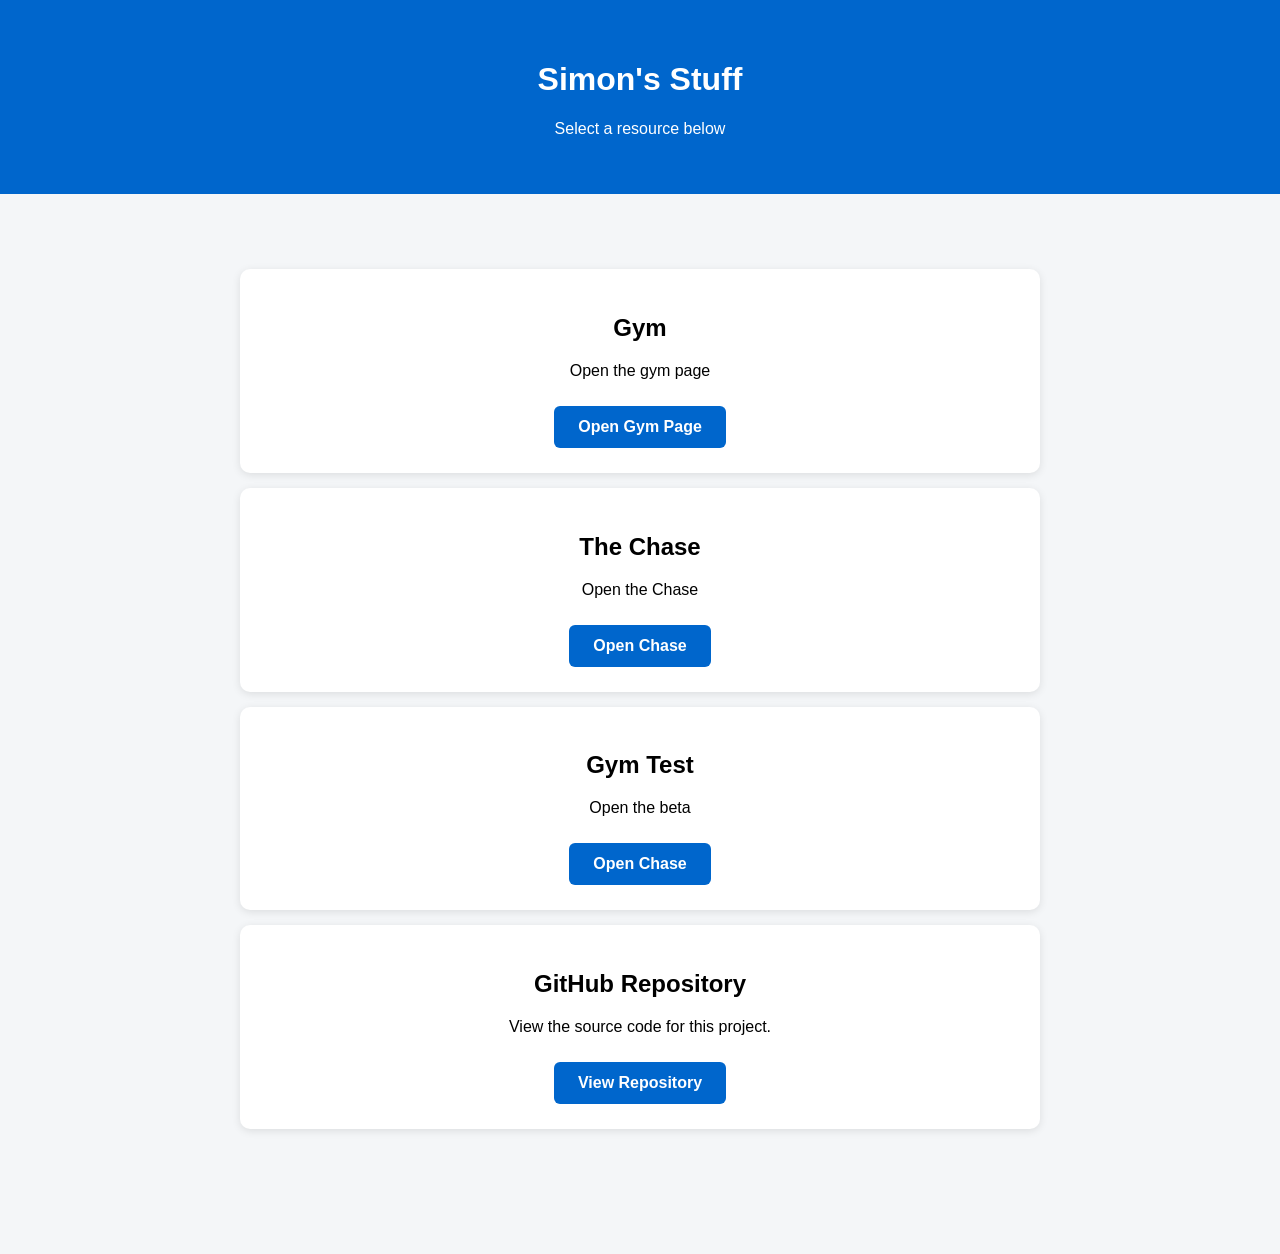
<file: oldindex.html>
<!DOCTYPE html>
<html lang="en">
<head>
    <meta charset="UTF-8">
    <meta name="viewport" content="width=device-width, initial-scale=1.0">
    <title>Simon's Stuff</title>

    <style>
        body {
            font-family: Arial, sans-serif;
            background: #f4f6f8;
            margin: 0;
            padding: 0;
            text-align: center;
        }

        header {
            background: #0066cc;
            color: white;
            padding: 40px 20px;
        }

        main {
            max-width: 800px;
            margin: 40px auto;
            padding: 20px;
        }

        .card {
            background: white;
            padding: 25px;
            margin: 15px 0;
            border-radius: 10px;
            box-shadow: 0 2px 8px rgba(0,0,0,0.1);
        }

        .button {
            display: inline-block;
            padding: 12px 24px;
            margin-top: 10px;
            background: #0066cc;
            color: white;
            text-decoration: none;
            border-radius: 6px;
            font-weight: bold;
        }

        .button:hover {
            background: #004d99;
        }

        footer {
            margin-top: 50px;
            padding: 20px;
            color: #666;
        }
    </style>
</head>
<body>

<header>
    <h1>Simon's Stuff</h1>
    <p>Select a resource below</p>
</header>

<main>

    <div class="card">
        <h2>Gym </h2>
        <p>Open the gym page</p>
        <a href="gym.html" class="button">Open Gym Page</a>
    </div>

    
    <div class="card">
        <h2>The Chase</h2>
        <p>Open the Chase</p>
        <a href="chase.html" class="button">Open Chase</a>
    </div>

    <div class="card">
        <h2>Gym Test</h2>
        <p>Open the beta</p>
        <a href="2gym.html" class="button">Open Chase</a>
    </div>

    <div class="card">
        <h2>GitHub Repository</h2>
        <p>View the source code for this project.</p>
        <a href="https://github.com/d90gecko-spec/Sports"
           target="_blank"
           rel="noopener noreferrer"
           class="button">
           View Repository
        </a>
    </div>
<script>
 
        // Screen Wake Lock for Pixel 10a
        let wakeLock = null;

        async function requestWakeLock() {
            if ('wakeLock' in navigator) {
                try {
                    wakeLock = await navigator.wakeLock.request('screen');
                    wakeLock.addEventListener('release', () => {
                        wakeLock = null;
                    });
                } catch (err) {
                    console.error(`Wake Lock error: ${err.name}, ${err.message}`);
                }
            }
        }

        document.addEventListener('visibilitychange', async () => {
            if (wakeLock === null && document.visibilityState === 'visible') {
                await requestWakeLock();
            }
        });

        window.addEventListener('pointerdown', () => {
            if (!wakeLock) {
                requestWakeLock();
            }
        }, { once: true });
</script>
</main>

<footer>
    
</footer>

</body>
</html>
</file>
<file: styles.css>
:root {
    --bg-primary: #f4f5f7;
    --surface: #ffffff;
    --surface-alt: #eceef2;
    --text-main: #111827;
    --text-muted: #4b5563;
    --border: #d1d5db;
    --primary: #dc2626;
    --primary-hover: #b91c1c;
    --primary-light: rgba(220, 38, 38, 0.1);
    --accent-amber: #d97706;
    --accent-amber-light: rgba(217, 119, 6, 0.1);
    --success: #16a34a;
    --success-light: rgba(22, 163, 74, 0.1);
    --radius: 12px;
    --shadow: 0 4px 6px -1px rgba(0, 0, 0, 0.05), 0 2px 4px -1px rgba(0, 0, 0, 0.03);
}

[data-theme="dark"] {
    --bg-primary: #0f172a;
    --surface: #1e293b;
    --surface-alt: #334155;
    --text-main: #f8fafc;
    --text-muted: #94a3b8;
    --border: #475569;
    --primary: #ef4444;
    --primary-hover: #dc2626;
    --primary-light: rgba(239, 68, 68, 0.15);
    --accent-amber: #f59e0b;
    --accent-amber-light: rgba(245, 158, 11, 0.15);
    --success: #22c55e;
    --success-light: rgba(34, 197, 94, 0.15);
    --shadow: 0 4px 6px -1px rgba(0, 0, 0, 0.3);
}

* {
    box-sizing: border-box;
    margin: 0;
    padding: 0;
    font-family: 'Inter', sans-serif;
    -webkit-tap-highlight-color: transparent;
}

body {
    background-color: var(--bg-primary);
    color: var(--text-main);
    line-height: 1.5;
    padding-bottom: 90px;
    max-width: 600px;
    margin: 0 auto;
    position: relative;
    min-height: 100vh;
}

header {
    position: sticky;
    top: 0;
    background: var(--surface);
    border-bottom: 1px solid var(--border);
    padding: 12px 16px;
    display: flex;
    justify-content: space-between;
    align-items: center;
    z-index: 100;
    box-shadow: var(--shadow);
}

.header-title h1 {
    font-size: 1.1rem;
    font-weight: 700;
    color: var(--text-main);
}

.header-title p {
    font-size: 0.75rem;
    color: var(--text-muted);
}

.header-controls {
    display: flex;
    align-items: center;
    gap: 8px;
}

.deload-pill {
    background: var(--surface-alt);
    border: 1px solid var(--border);
    padding: 6px 10px;
    border-radius: 20px;
    font-size: 0.75rem;
    font-weight: 600;
    cursor: pointer;
    display: flex;
    align-items: center;
    gap: 4px;
    color: var(--text-muted);
    transition: all 0.2s;
}

.deload-pill.active {
    background: var(--accent-amber-light);
    border-color: var(--accent-amber);
    color: var(--accent-amber);
}

main {
    padding: 16px;
}

.tab-content {
    display: none;
}

.tab-content.active {
    display: block;
}

.card {
    background: var(--surface);
    border: 1px solid var(--border);
    border-radius: var(--radius);
    padding: 16px;
    margin-bottom: 16px;
    box-shadow: var(--shadow);
}

.card h2 {
    font-size: 1.1rem;
    font-weight: 700;
    margin-bottom: 8px;
    color: var(--text-main);
}

.card p {
    font-size: 0.9rem;
    color: var(--text-muted);
    margin-bottom: 12px;
}

.tr-banner {
    background: var(--primary-light);
    border-left: 4px solid var(--primary);
    padding: 12px;
    border-radius: 8px;
    margin-bottom: 16px;
}
.tr-banner h3 {
    font-size: 0.85rem;
    font-weight: 700;
    color: var(--primary);
    text-transform: uppercase;
    letter-spacing: 0.5px;
    margin-bottom: 4px;
}
.tr-banner p {
    font-size: 0.9rem;
    color: var(--text-main);
    margin: 0;
    font-weight: 500;
}

.deload-banner {
    background: var(--accent-amber-light);
    border: 1px solid var(--accent-amber);
    border-left: 4px solid var(--accent-amber);
    padding: 12px;
    border-radius: 8px;
    margin-bottom: 16px;
    display: none;
}
.deload-banner.visible {
    display: block;
}
.deload-banner h3 {
    font-size: 0.85rem;
    font-weight: 700;
    color: var(--accent-amber);
    text-transform: uppercase;
    margin-bottom: 4px;
}
.deload-banner p {
    font-size: 0.85rem;
    color: var(--text-main);
    margin: 0;
}

.session-tabs {
    display: flex;
    gap: 8px;
    margin-bottom: 16px;
    overflow-x: auto;
    padding-bottom: 4px;
}

.session-tab {
    flex: 1;
    min-width: 100px;
    background: var(--surface);
    border: 1px solid var(--border);
    padding: 10px 12px;
    border-radius: 8px;
    font-size: 0.8rem;
    font-weight: 600;
    text-align: center;
    cursor: pointer;
    color: var(--text-muted);
    transition: all 0.2s;
}

.session-tab.active {
    background: var(--primary);
    color: white;
    border-color: var(--primary);
}

.exercise-item {
    background: var(--surface-alt);
    border: 1px solid var(--border);
    border-radius: 8px;
    padding: 12px;
    margin-bottom: 12px;
}

.exercise-header {
    display: flex;
    justify-content: space-between;
    align-items: flex-start;
    margin-bottom: 8px;
}

.exercise-name {
    font-weight: 700;
    font-size: 0.95rem;
    color: var(--text-main);
}

.exercise-meta {
    font-size: 0.75rem;
    color: var(--text-muted);
    background: var(--surface);
    padding: 2px 6px;
    border-radius: 4px;
    border: 1px solid var(--border);
}

.exercise-notes {
    font-size: 0.8rem;
    color: var(--text-muted);
    margin-bottom: 10px;
}

.sets-grid {
    display: flex;
    gap: 6px;
    flex-wrap: wrap;
}

.set-btn {
    flex: 1;
    min-width: 44px;
    height: 38px;
    background: var(--surface);
    border: 1px solid var(--border);
    border-radius: 6px;
    font-size: 0.8rem;
    font-weight: 600;
    cursor: pointer;
    color: var(--text-main);
    display: flex;
    flex-direction: column;
    align-items: center;
    justify-content: center;
    transition: all 0.15s;
}

.set-btn.completed {
    background: var(--success);
    color: white;
    border-color: var(--success);
}

.set-btn span {
    font-size: 0.65rem;
    opacity: 0.8;
}

.timer-bar {
    position: fixed;
    bottom: 70px;
    left: 16px;
    right: 16px;
    max-width: 568px;
    margin: 0 auto;
    background: var(--surface);
    border: 1px solid var(--border);
    border-radius: var(--radius);
    padding: 10px 16px;
    display: flex;
    justify-content: space-between;
    align-items: center;
    box-shadow: 0 10px 15px -3px rgba(0, 0, 0, 0.1);
    z-index: 99;
    transform: translateY(120%);
    transition: transform 0.3s cubic-bezier(0.16, 1, 0.3, 1);
}

.timer-bar.active {
    transform: translateY(0);
}

.timer-info {
    display: flex;
    align-items: center;
    gap: 12px;
}

.timer-display {
    font-size: 1.25rem;
    font-weight: 800;
    color: var(--primary);
    font-variant-numeric: tabular-nums;
}

.timer-label {
    font-size: 0.75rem;
    color: var(--text-muted);
    text-transform: uppercase;
    letter-spacing: 0.5px;
}

.timer-actions {
    display: flex;
    gap: 6px;
}

.btn {
    background: var(--primary);
    color: white;
    border: none;
    padding: 6px 12px;
    border-radius: 6px;
    font-size: 0.75rem;
    font-weight: 600;
    cursor: pointer;
    text-decoration: none;
    display: inline-flex;
    align-items: center;
    gap: 4px;
}

.btn-secondary {
    background: var(--surface-alt);
    color: var(--text-main);
    border: 1px solid var(--border);
}

.routine1-box {
    background: var(--surface);
    border: 2px dashed var(--primary);
    border-radius: var(--radius);
    padding: 16px;
    margin-top: 20px;
}

.routine1-box h3 {
    font-size: 0.95rem;
    font-weight: 700;
    color: var(--primary);
    margin-bottom: 4px;
    display: flex;
    align-items: center;
    justify-content: space-between;
}

.routine1-box p {
    font-size: 0.8rem;
    color: var(--text-muted);
    margin-bottom: 10px;
}

.routine-modal {
    position: fixed;
    top: 0;
    left: 0;
    right: 0;
    bottom: 0;
    background: rgba(0, 0, 0, 0.7);
    z-index: 200;
    display: flex;
    align-items: center;
    justify-content: center;
    padding: 16px;
    display: none;
}

.routine-modal.active {
    display: flex;
}

.routine-modal-card {
    background: var(--surface);
    width: 100%;
    max-width: 420px;
    border-radius: var(--radius);
    padding: 24px;
    text-align: center;
    box-shadow: 0 20px 25px -5px rgba(0, 0, 0, 0.3);
    position: relative;
}

.routine-timer-display {
    font-size: 3rem;
    font-weight: 800;
    color: var(--primary);
    margin: 16px 0;
    font-variant-numeric: tabular-nums;
}

.routine-current-name {
    font-size: 1.2rem;
    font-weight: 700;
    margin-bottom: 4px;
}

.routine-status-badge {
    display: inline-block;
    background: var(--primary-light);
    color: var(--primary);
    padding: 4px 10px;
    border-radius: 20px;
    font-size: 0.75rem;
    font-weight: 700;
    text-transform: uppercase;
    margin-bottom: 16px;
}

.routine-next-preview {
    font-size: 0.85rem;
    color: var(--text-muted);
    margin-bottom: 20px;
    background: var(--surface-alt);
    padding: 8px;
    border-radius: 6px;
}

.routine-modal-controls {
    display: flex;
    gap: 8px;
    justify-content: center;
}

nav.bottom-nav {
    position: fixed;
    bottom: 0;
    left: 0;
    right: 0;
    background: var(--surface);
    border-top: 1px solid var(--border);
    display: flex;
    justify-content: space-around;
    padding: 8px 0;
    z-index: 101;
    max-width: 600px;
    margin: 0 auto;
}

.nav-item {
    flex: 1;
    display: flex;
    flex-direction: column;
    align-items: center;
    background: none;
    border: none;
    color: var(--text-muted);
    font-size: 0.68rem;
    font-weight: 600;
    cursor: pointer;
    padding: 4px 0;
    gap: 2px;
    transition: color 0.2s;
}

.nav-item svg {
    width: 21px;
    height: 21px;
    stroke: currentColor;
    stroke-width: 2;
    fill: none;
}

.nav-item.active {
    color: var(--primary);
}

.roadmap-month {
    background: var(--surface);
    border: 1px solid var(--border);
    border-radius: 8px;
    padding: 14px;
    margin-bottom: 12px;
}

.roadmap-month h3 {
    font-size: 0.95rem;
    color: var(--primary);
    margin-bottom: 6px;
}

.folder-details {
    border: 1px solid var(--border);
    border-radius: 8px;
    margin-bottom: 10px;
    background: var(--surface);
    overflow: hidden;
}

.folder-summary {
    padding: 12px;
    font-weight: 700;
    font-size: 0.9rem;
    cursor: pointer;
    display: flex;
    justify-content: space-between;
    align-items: center;
    background: var(--surface-alt);
    list-style: none;
}

.subfolder-details {
    border: 1px solid var(--border);
    border-radius: 6px;
    margin-bottom: 8px;
    background: var(--bg-primary);
}

.subfolder-summary {
    padding: 8px 10px;
    font-weight: 600;
    font-size: 0.85rem;
    cursor: pointer;
    display: flex;
    justify-content: space-between;
    align-items: center;
    list-style: none;
}

.video-list {
    padding: 6px 10px 10px 10px;
    border-top: 1px solid var(--border);
    display: flex;
    flex-direction: column;
    gap: 6px;
    background: var(--surface);
}

.video-row {
    display: flex;
    align-items: center;
    justify-content: space-between;
    padding: 8px 10px;
    background: var(--surface-alt);
    border-radius: 6px;
    border: 1px solid transparent;
    transition: border-color 0.15s;
}

.video-row.completed {
    background: var(--success-light);
    border-color: var(--success);
}

.video-row.completed .video-title-text {
    text-decoration: line-through;
    opacity: 0.7;
}

.video-row-left {
    display: flex;
    align-items: center;
    gap: 8px;
    flex: 1;
    cursor: pointer;
}

.video-row-left input[type="checkbox"] {
    width: 16px;
    height: 16px;
    accent-color: var(--success);
    cursor: pointer;
}

.video-title-text {
    font-size: 0.82rem;
    font-weight: 500;
    color: var(--text-main);
}

.video-link-badge {
    font-size: 0.7rem;
    font-weight: 700;
    color: var(--primary);
    background: var(--primary-light);
    padding: 3px 8px;
    border-radius: 4px;
    text-decoration: none;
    white-space: nowrap;
}

.form-group {
    margin-bottom: 14px;
}

.form-group label {
    display: block;
    font-size: 0.85rem;
    font-weight: 600;
    margin-bottom: 4px;
}

.form-group select, .form-group input {
    width: 100%;
    padding: 10px;
    background: var(--surface-alt);
    border: 1px solid var(--border);
    border-radius: 6px;
    color: var(--text-main);
    font-size: 0.9rem;
}

.toggle-container {
    display: flex;
    align-items: center;
    justify-content: space-between;
    background: var(--surface-alt);
    padding: 10px 14px;
    border-radius: 8px;
    margin-bottom: 16px;
    border: 1px solid var(--border);
}
.toggle-container label {
    font-size: 0.85rem;
    font-weight: 600;
    color: var(--text-main);
    margin: 0;
    cursor: pointer;
}
</file>
